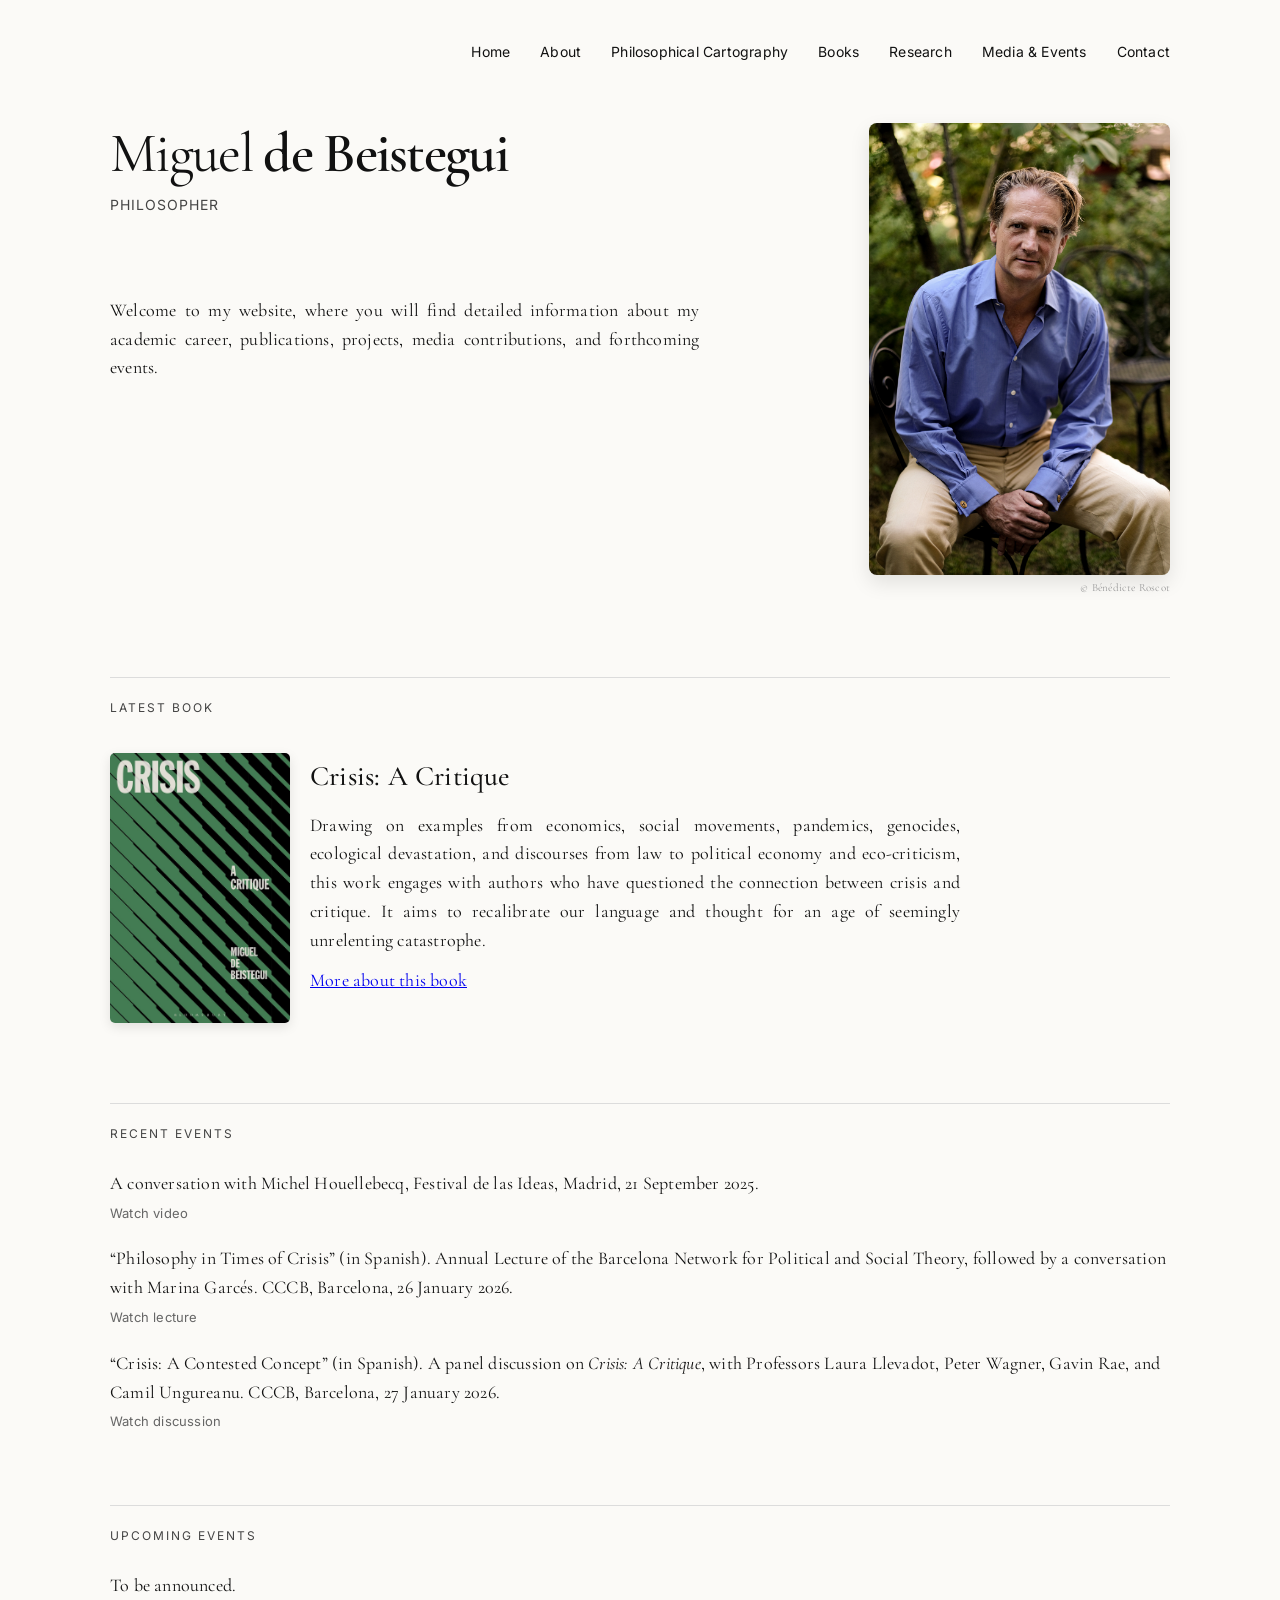
<file: index.html>
<!DOCTYPE html>
<html lang="en">
<head>
<meta charset="UTF-8">
<meta name="viewport" content="width=device-width, initial-scale=1.0">
<title>Miguel de Beistegui</title>
<link href="https://fonts.googleapis.com/css2?family=Cormorant+Garamond:wght@400;500;600&family=Inter:wght@400;500&display=swap" rel="stylesheet">
<link rel="stylesheet" href="css/style.css">
<style>
/* HERO SECTION OPTIMIZADA */
.hero {
    display: flex;
    flex-wrap: wrap;
    align-items: flex-start;
    justify-content: space-between;
    gap: 40px;
    margin-bottom: 40px;
}

.hero-text {
    flex: 1 1 55%;
    max-width: 700px;
}

.hero-text h1 {
    font-size: 56px;
    font-weight: 400;
    line-height: 1.1;
}

.hero-text h1 span {
    font-weight: 600;
}

.hero-subtitle {
    font-family: 'Inter', sans-serif;
    font-size: 14px;
    color: #444444;
    letter-spacing: 1px;
    margin-top: 5px;
}

.hero-welcome {
    font-size: 18px;
    margin-top: 80px;
    text-align: justify;
    line-height: 1.6;
}

/* Imagen hero limpia */
.hero-image {
    flex: 1 1 40%;
    display: flex;
    justify-content: flex-end;
}

.hero-image img {
    max-width: 100%;
    height: auto;
    border-radius: 8px;
    box-shadow: 0 8px 20px rgba(0,0,0,0.1);
    object-fit: cover;
}

/* Latest book */
.latest-book {
    margin-top: 50px;
}

.latest-book hr {
    border: none;
    border-top: 1px solid #dcdcdc;
    margin: 20px 0;
}

.book-item {
    display: flex;
    gap: 20px;
    align-items: flex-start;
    flex-wrap: wrap;
}

.book-cover {
    width: 180px;
    flex-shrink: 0;
    border-radius: 5px;
    object-fit: cover;
    box-shadow: 0 4px 12px rgba(0,0,0,0.1);
    transition: transform 0.2s;
}

.book-cover:hover {
    transform: scale(1.03);
}

.book-text {
    flex: 1 1 auto;
    font-size: 18px;
    line-height: 1.7;
    text-align: justify;
    color: #111;
}

.book-text h2 {
    font-size: 28px;
    margin-bottom: 10px;
}

/* UPCOMING EVENTS */
.upcoming-events {
    margin-top: 40px;
}

.upcoming-events hr {
    border: none;
    border-top: 1px solid #dcdcdc;
    margin: 20px 0;
}

.upcoming-events ul {
    list-style: none;
    padding-left: 0;
}

.upcoming-events li {
    font-size: 18px;
    margin-bottom: 5px;
}

/* RESPONSIVE */
@media (max-width: 900px) {
    .hero {
        flex-direction: column;
        align-items: center;
        text-align: center;
    }

    .hero-text {
        max-width: 100%;
    }

    .hero-image {
        justify-content: center;
    }

    .book-item {
        flex-direction: column;
        align-items: center;
        text-align: center;
    }

    .book-text {
        text-align: center;
    }
}
</style>
</head>
<body>

<!-- MENU SUPERIOR EXACTO -->
<header>
<nav>
    <div class="menu-toggle" onclick="toggleMenu()">☰</div>

    <a href="index.html">Home</a>

    <div class="dropdown">
        <a href="#">About</a>
        <div class="dropdown-content">
            <a href="about.html#about-me">About me</a>
            <a href="about.html#autobiography">A Brief Philosophical Autobiography</a>
        </div>
    </div>

    <a href="itinerary.html">Philosophical Cartography</a>
    <a href="books.html">Books</a>

    <div class="dropdown">
        <a href="research.html">Research</a>
        <div class="dropdown-content">
            <a href="research.html#invited-papers">Invited Papers & Lectures</a>
            <a href="research.html#organization">Organization of Conferences</a>
            <a href="research.html#book-chapters">Book Chapters</a>
            <a href="research.html#articles">Articles in Academic Journals</a>
            <a href="research.html#translations">Translations</a>
        </div>
    </div>

    <a href="media.html">Media & Events</a>
    <a href="contact.html">Contact</a>
</nav>
</header>

<!-- HERO SIMPLIFICADO -->
<section class="hero">
    <div class="hero-text">
        <h1>Miguel <span>de Beistegui</span></h1>
        <p class="hero-subtitle">Philosopher</p>
        <p class="hero-welcome">
            Welcome to my website, where you will find detailed information about my academic career, publications, projects, media contributions, and forthcoming events.
        </p>
    </div>
    <div class="hero-image">
        <img src="images/autobiography.jpg" alt="Miguel de Beistegui">
        <p class="photo-credit"> © Bénédicte Roscot</p>
    </div>
</section>


<!-- LATEST BOOK -->
<section class="home-section latest-book">
    <hr>
    <p class="section-title">LATEST BOOK</p>
    <div class="book-item">
        <img src="images/crisis_cover.jpg" alt="Crisis: A Critique" class="book-cover">
        <div class="book-text">
            <h2>Crisis: A Critique</h2>
            <p>Drawing on examples from economics, social movements, pandemics, genocides, ecological devastation, and discourses from law to political economy and eco-criticism, this work engages with authors who have questioned the connection between crisis and critique. It aims to recalibrate our language and thought for an age of seemingly unrelenting catastrophe.</p>
            <a href="books.html#crisis-book">More about this book</a>
        </div>
    </div>
</section>

<!-- RECENT EVENTS -->
<section class="home-section upcoming-events">
    <hr>
    <p class="section-title">RECENT EVENTS</p>

    <div class="events-list">

        <p>
            A conversation with Michel Houellebecq, Festival de las Ideas, Madrid, 21 September 2025.<br>
            <a href="https://www.youtube.com/watch?v=QoNbp21p0Gw" target="_blank">Watch video</a>
        </p>

        <p>
            “Philosophy in Times of Crisis” (in Spanish). Annual Lecture of the Barcelona Network for Political and Social Theory, followed by a conversation with Marina Garcés. CCCB, Barcelona, 26 January 2026.<br>
            <a href="https://www.cccb.org/es/w/videos/la-filosofia-en-tiempos-de-crisis" target="_blank">Watch lecture</a>
        </p>

        <p>
            “Crisis: A Contested Concept” (in Spanish). A panel discussion on <em>Crisis: A Critique</em>, with Professors Laura Llevadot, Peter Wagner, Gavin Rae, and Camil Ungureanu. CCCB, Barcelona, 27 January 2026.<br>
            <a href="https://www.cccb.org/es/w/videos/crisis-un-concepto-en-disputa" target="_blank">Watch discussion</a>
        </p>

    </div>
</section>

<section class="home-section upcoming-events">
    <hr>
    <p class="section-title">UPCOMING EVENTS</p>

    <div class="events-list">
        <p>To be announced.</p>
    </div>
</section>

<script>
function toggleMenu() {
    document.querySelector("nav").classList.toggle("open");
}

// dropdowns en móvil
document.querySelectorAll(".dropdown > a").forEach(item => {
    item.addEventListener("click", function(e) {

        if (window.innerWidth <= 900) {
            e.preventDefault();
            this.parentElement.classList.toggle("open");
        }

    });
});
</script>

</body>
</html>
</file>
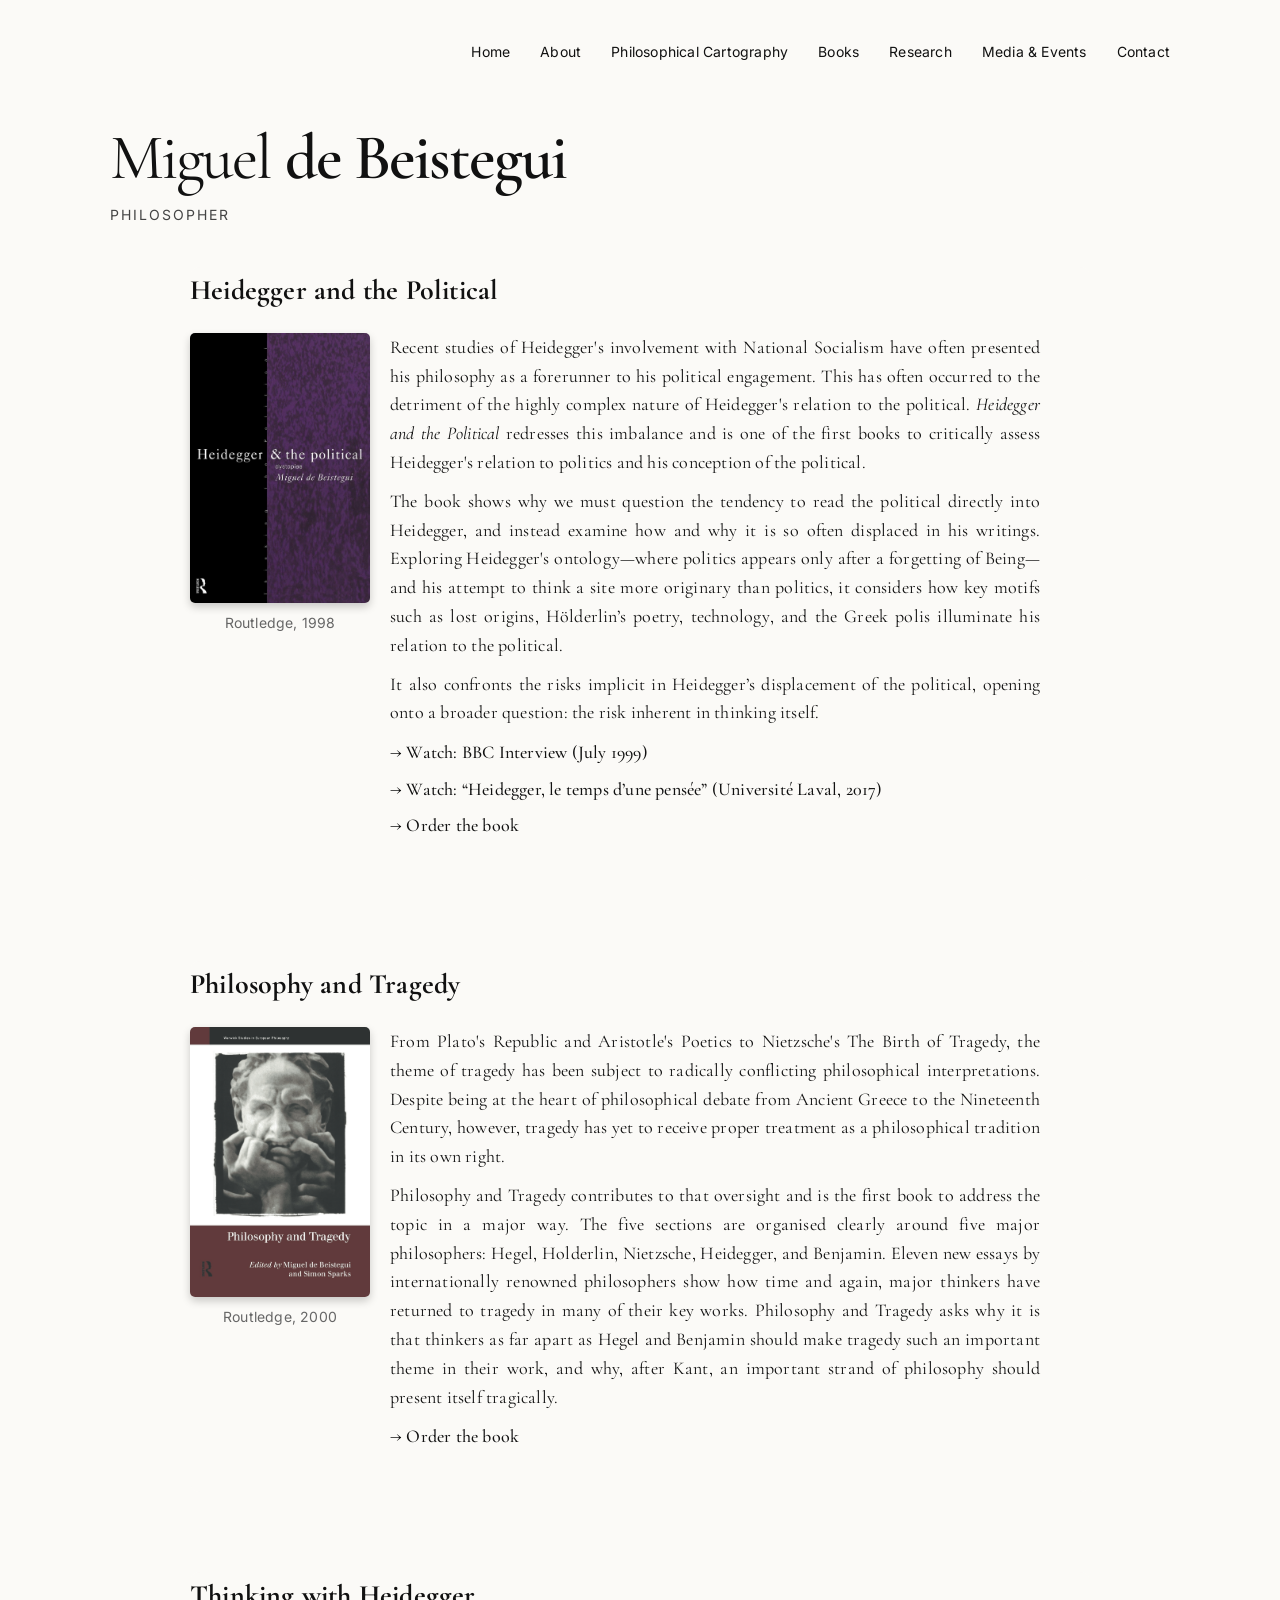
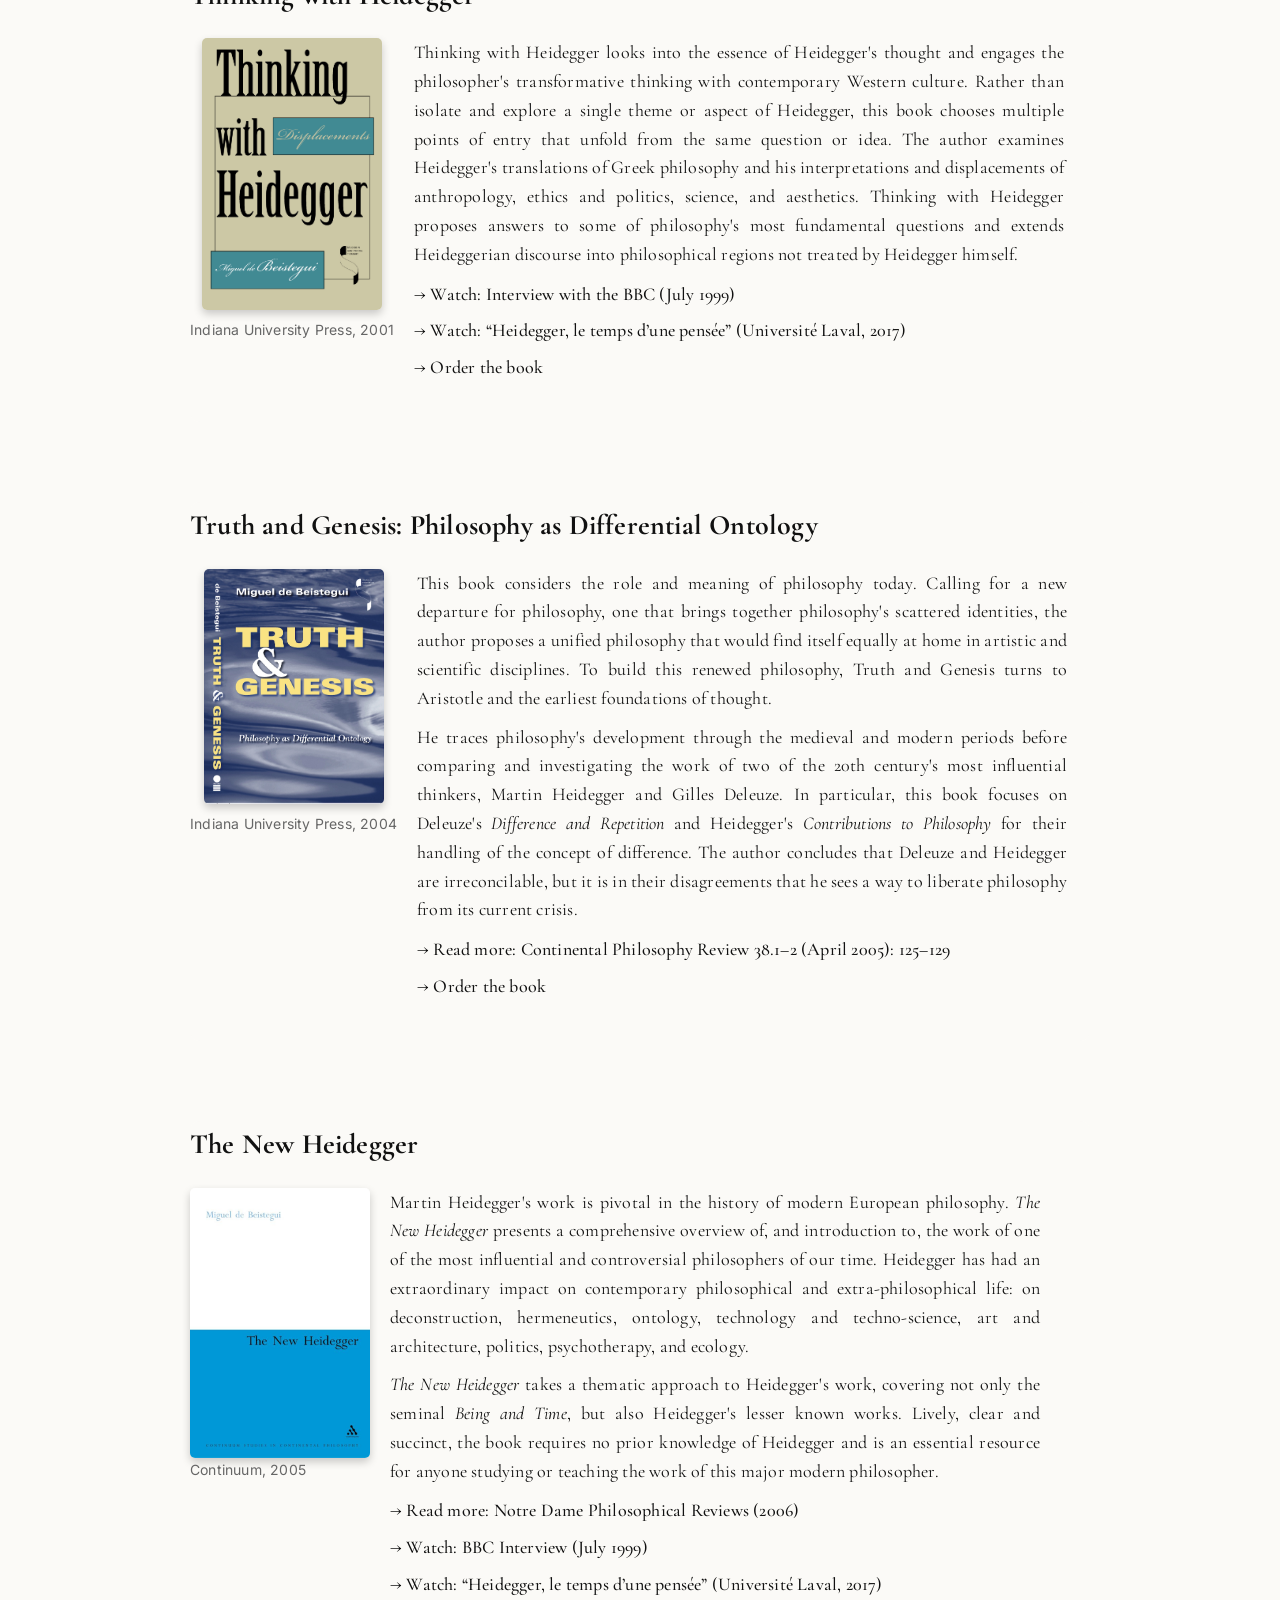
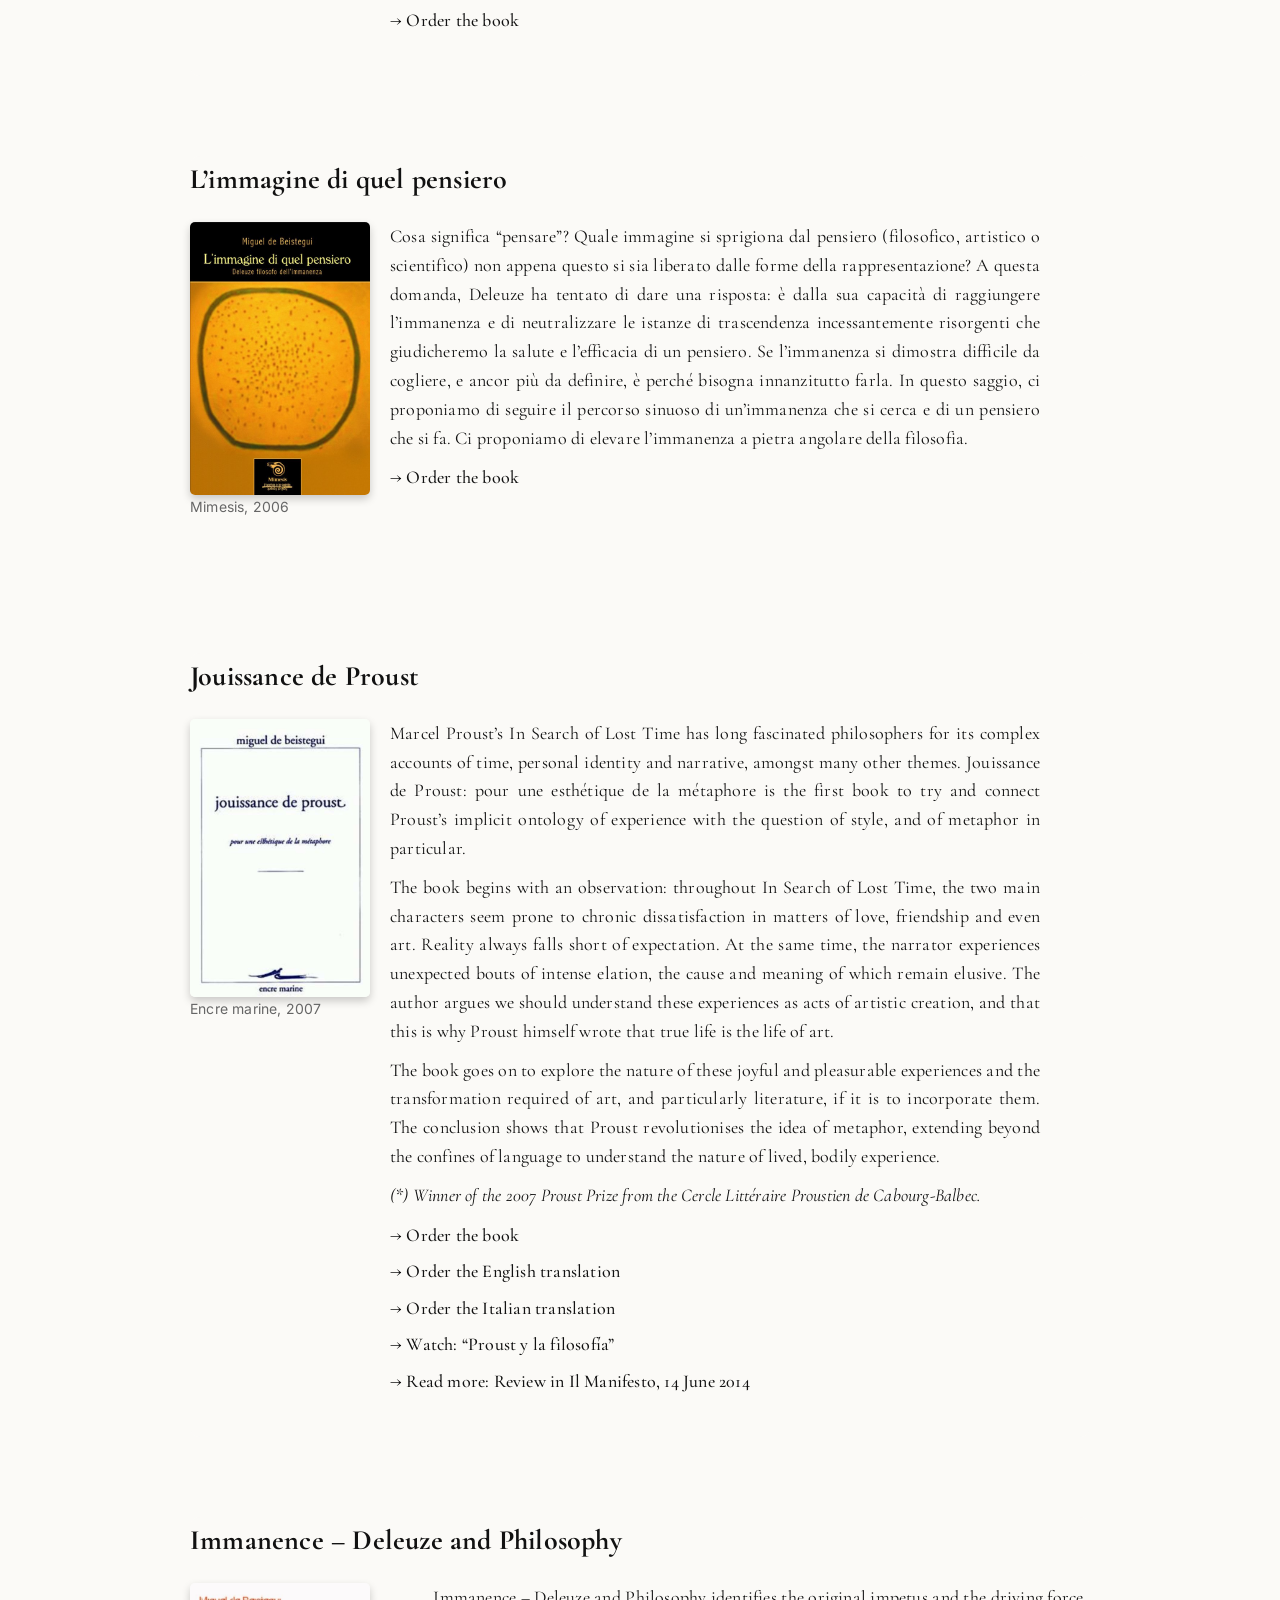
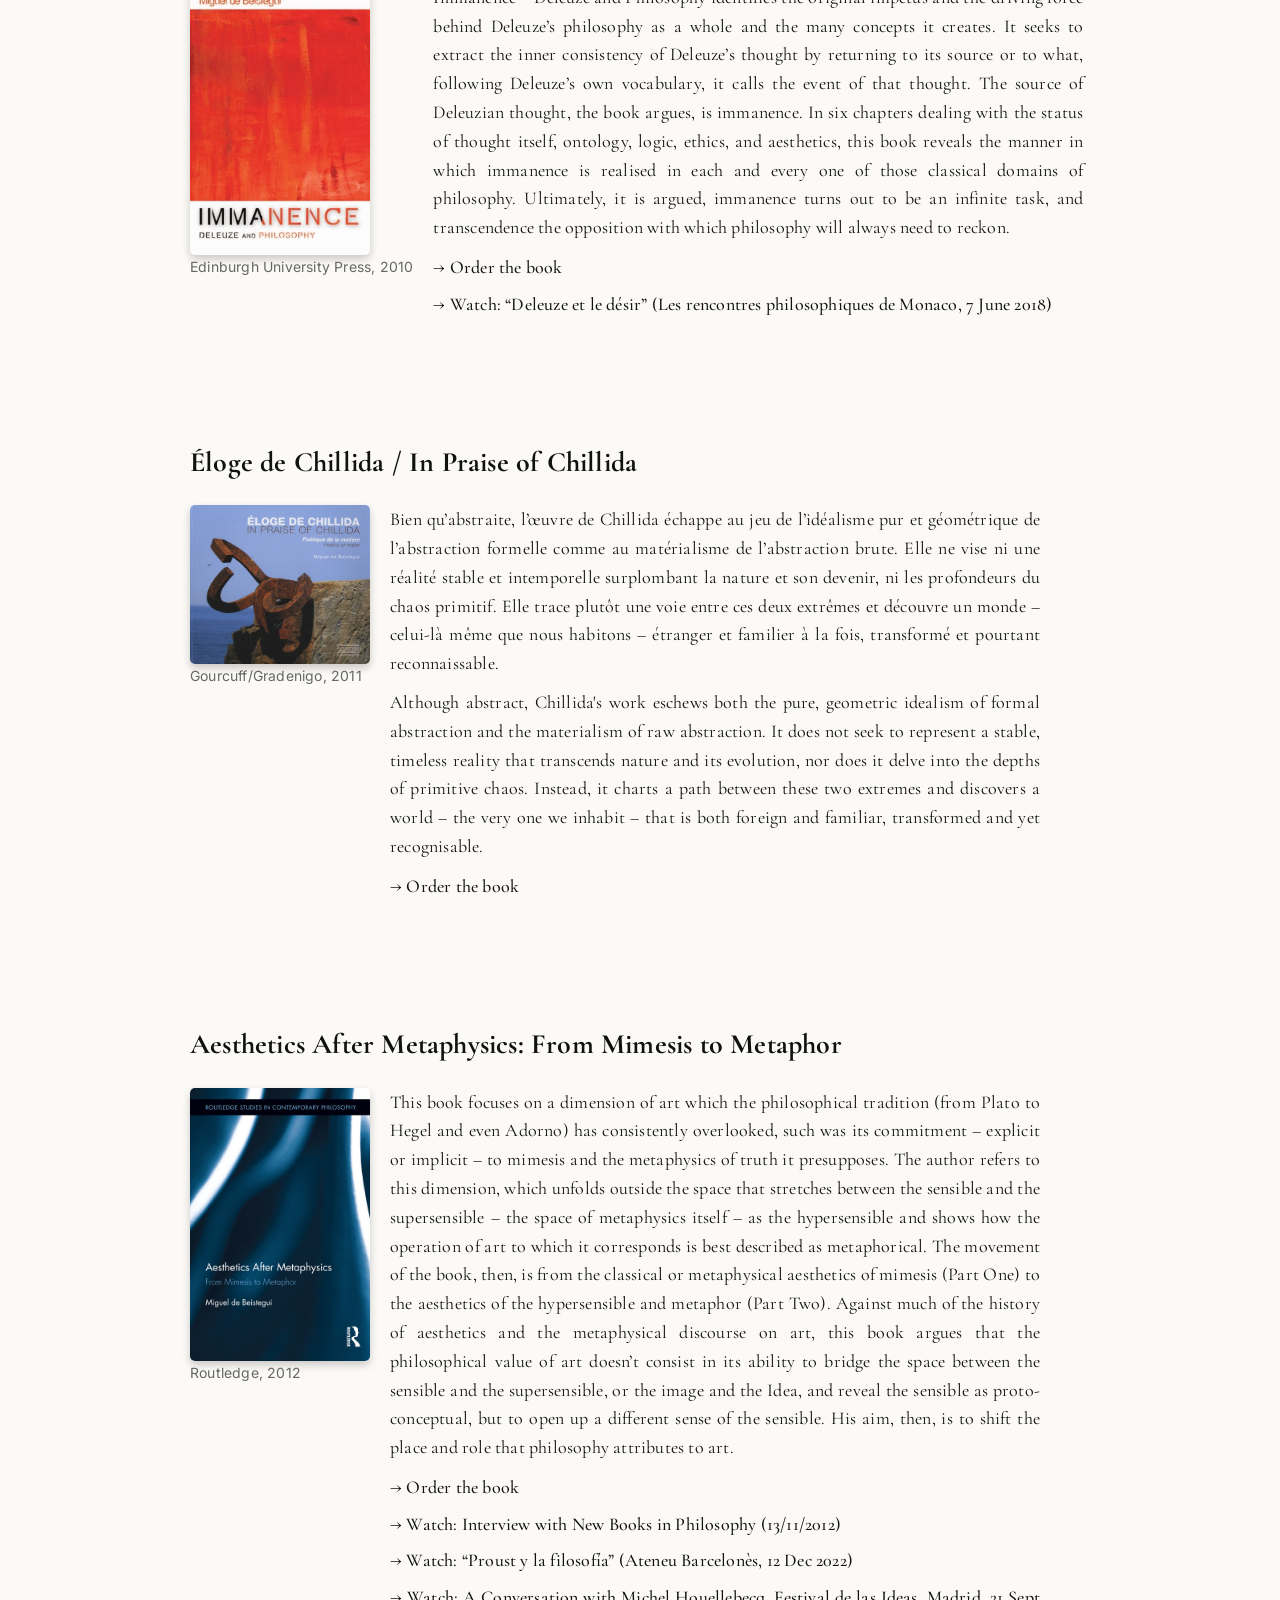
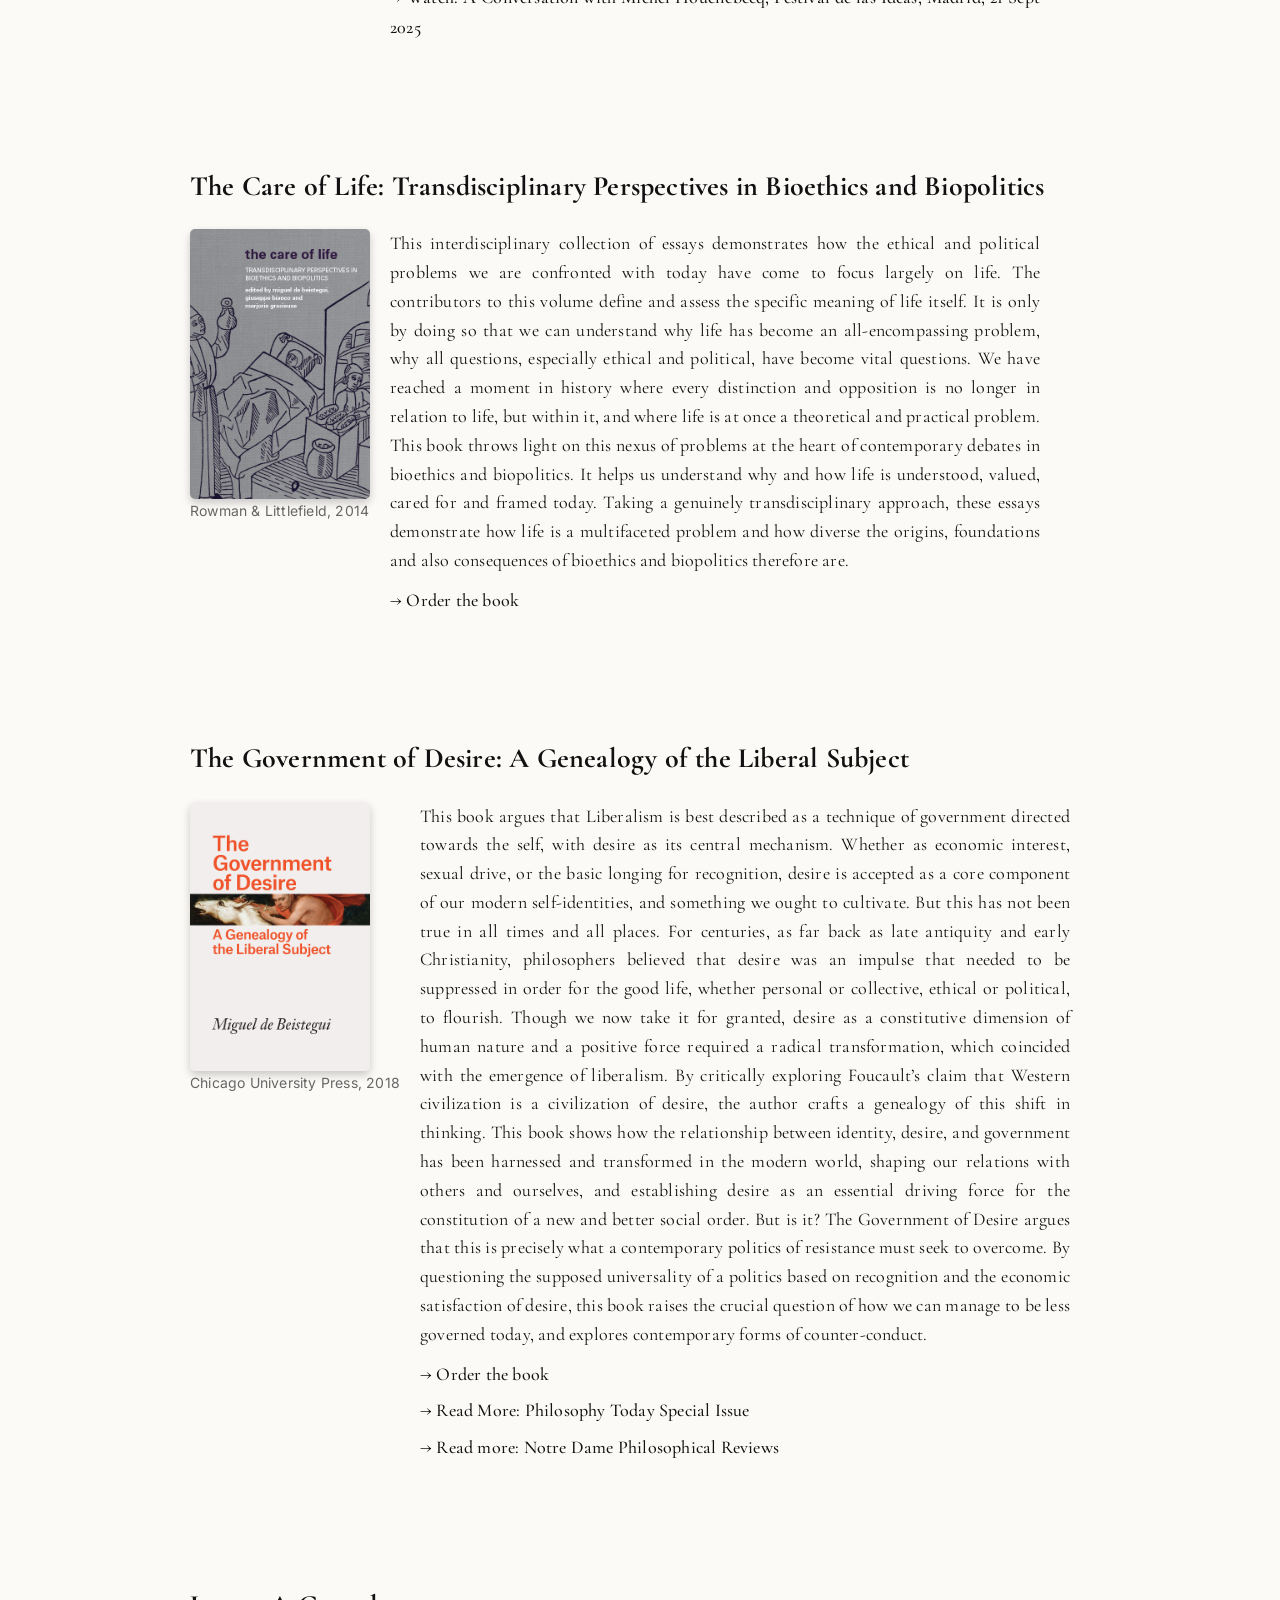
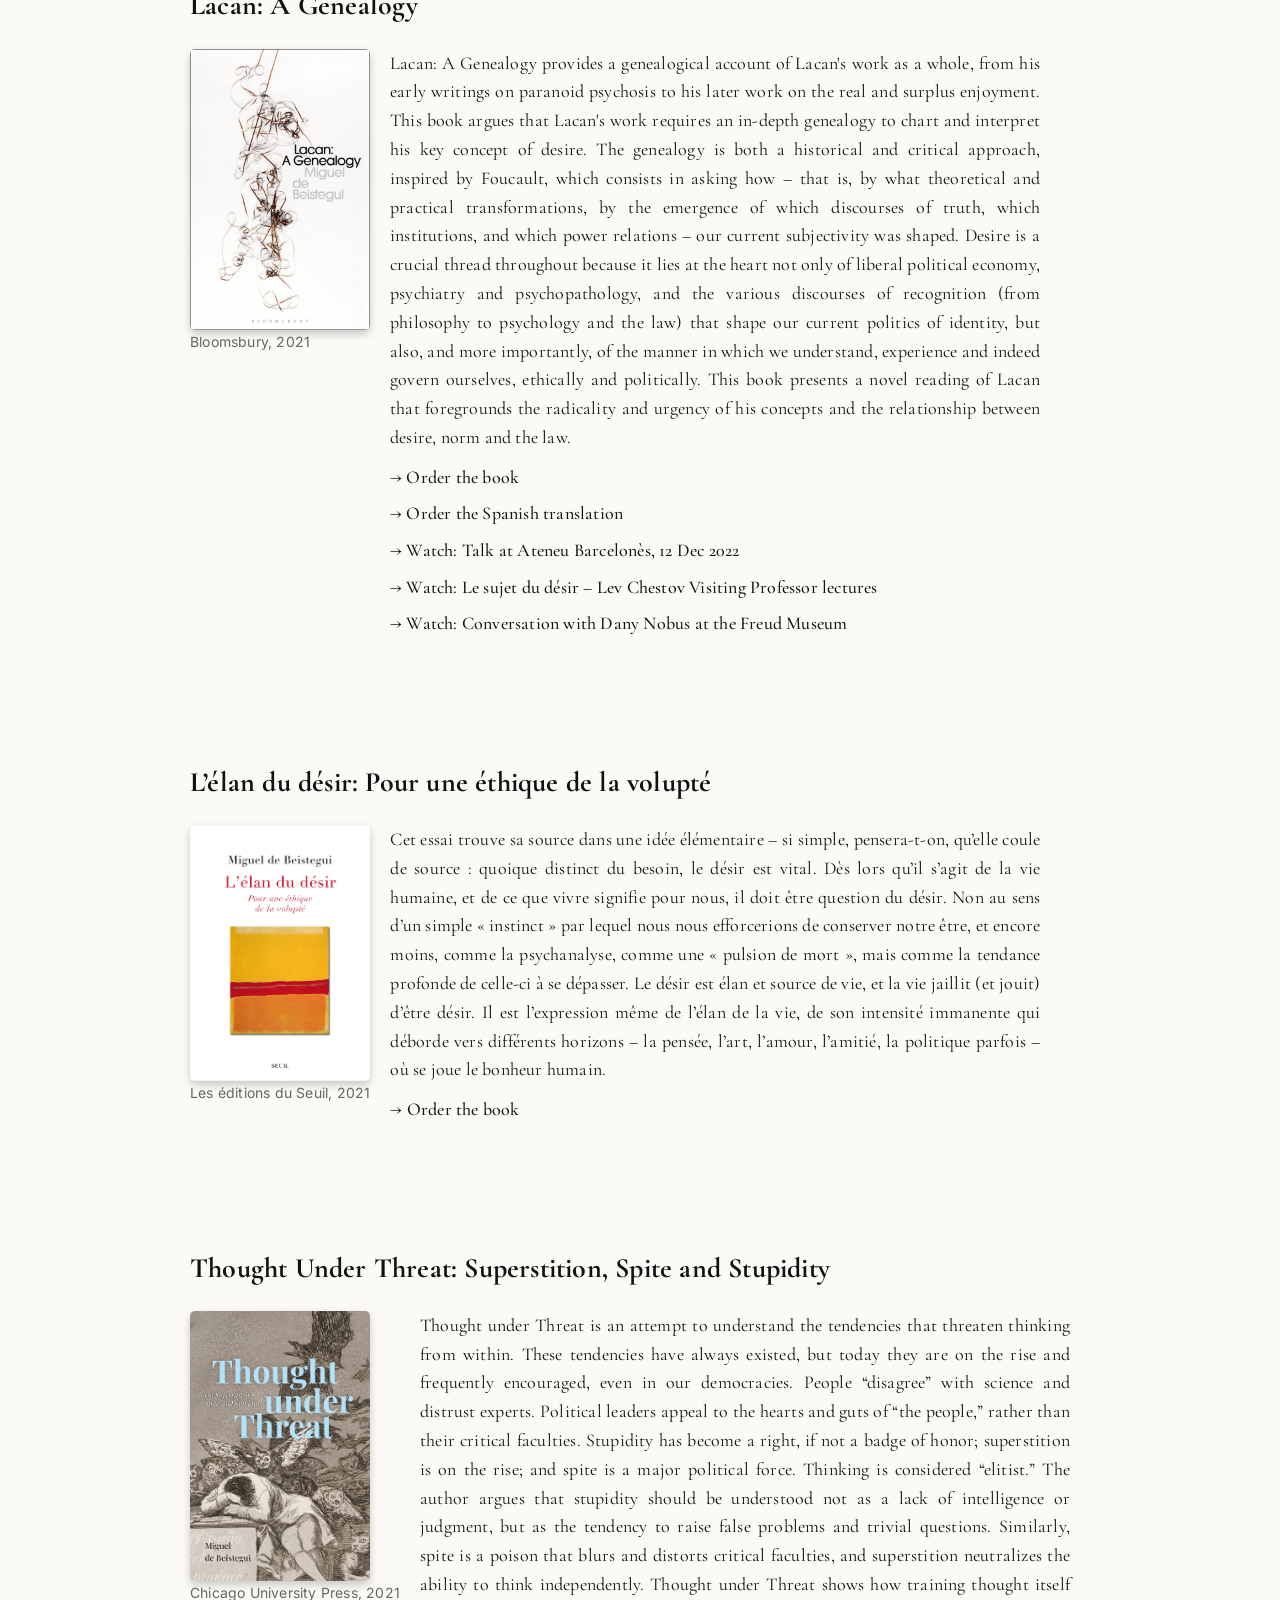
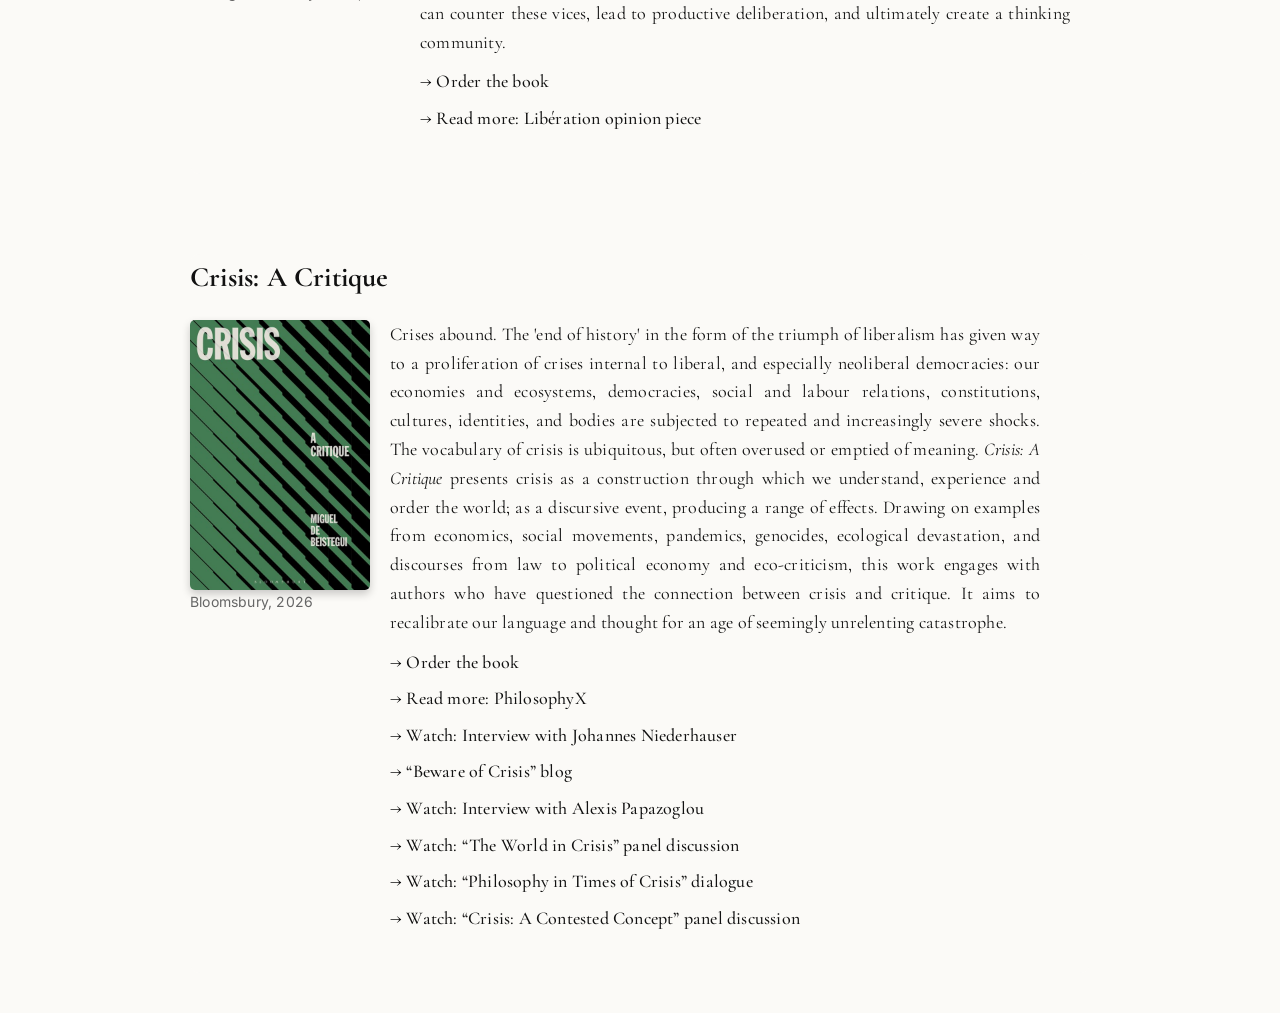
<file: books.html>
<!DOCTYPE html>
<html lang="en">
<head>
<meta charset="UTF-8">
<meta name="viewport" content="width=device-width, initial-scale=1.0">

<title>Books — Miguel de Beistegui</title>

<link href="https://fonts.googleapis.com/css2?family=Cormorant+Garamond:wght@400;500;600&family=Inter:wght@400;500&display=swap" rel="stylesheet">
<link rel="stylesheet" href="css/style.css">


</head>

<body>

<header>
<header>
    <nav>
        <div class="menu-toggle" onclick="toggleMenu()">☰</div>

        <a href="index.html">Home</a>

        <div class="dropdown">
            <a href="#">About</a>
            <div class="dropdown-content">
                <a href="about.html#about-me">About me</a>
                <a href="about.html#autobiography">A Brief Philosophical Autobiography</a>
            </div>
        </div>

        <a href="itinerary.html">Philosophical Cartography</a>
        <a href="books.html">Books</a>

        <div class="dropdown">
            <a href="research.html">Research</a>
            <div class="dropdown-content">
                <a href="research.html#invited-papers">Invited Papers & Lectures</a>
                <a href="research.html#organization">Organization of Conferences</a>
                <a href="research.html#book-chapters">Book Chapters</a>
                <a href="research.html#articles">Articles in Academic Journals</a>
                <a href="research.html#translations">Translations</a>
            </div>
        </div>

        <a href="media.html">Media & Events</a>
        <a href="contact.html">Contact</a>
    </nav>
</header>
</header>

<main>

<section class="hero">
    <div class="hero-text">
        <h1>Miguel <span>de Beistegui</span></h1>
        <p class="hero-subtitle">Philosopher</p>
    </div>
</section>

<section class="books">

<div class="book" id="heidegger-political">
  <h2>Heidegger and the Political</h2>
  <div class="book-content">
    <div class="book-cover-container">
      <img class="book-cover" src="images/books/heidegger-political1.jpg" alt="Heidegger and the Political">
      <div class="meta">Routledge, 1998</div>
    </div>
    <div class="book-text">
      <p>
        Recent studies of Heidegger's involvement with National Socialism have often presented his philosophy as a forerunner to his political engagement. This has often occurred to the detriment of the highly complex nature of Heidegger's relation to the political. <em>Heidegger and the Political</em> redresses this imbalance and is one of the first books to critically assess Heidegger's relation to politics and his conception of the political.
      </p>
      <p>
        The book shows why we must question the tendency to read the political directly into Heidegger, and instead examine how and why it is so often displaced in his writings. Exploring Heidegger's ontology—where politics appears only after a forgetting of Being—and his attempt to think a site more originary than politics, it considers how key motifs such as lost origins, Hölderlin’s poetry, technology, and the Greek polis illuminate his relation to the political.
      </p>
      <p>
        It also confronts the risks implicit in Heidegger’s displacement of the political, opening onto a broader question: the risk inherent in thinking itself.
      </p>
      <div class="links">
        <a href="http://www.youtube.com/watch?v=PShflHFKzLk&feature=relmfu" target="_blank">
          Watch: BBC Interview (July 1999)
        </a>
        <a href="https://www.youtube.com/watch?v=DgLPZP_L7OA&index=13&list=PLugB1MS_MqD5cQqkYR7_DILUjXRojz4JV" target="_blank">
          Watch: “Heidegger, le temps d’une pensée” (Université Laval, 2017)
        </a>
        <a class="order" href="https://www.routledge.com/Heidegger-and-the-Political/deBeistegui/p/book/9780415130646" target="_blank">
          Order the book
        </a>
      </div>
    </div>
  </div>
</div>


<div class="book">
  <h2>Philosophy and Tragedy</h2>
  <div class="book-content">
    <div class="book-cover-container">
      <img class="book-cover" src="images/books/philosophy-tragedy.jpg" alt="Philosophy and Tragedy">
      <div class="meta">Routledge, 2000</div>
    </div>
    <div class="book-text">
      <p>
        From Plato's Republic and Aristotle's Poetics to Nietzsche's The Birth of Tragedy, the theme of tragedy has been subject to radically conflicting philosophical interpretations. Despite being at the heart of philosophical debate from Ancient Greece to the Nineteenth Century, however, tragedy has yet to receive proper treatment as a philosophical tradition in its own right.
      </p>
      <p>
        Philosophy and Tragedy contributes to that oversight and is the first book to address the topic in a major way. The five sections are organised clearly around five major philosophers: Hegel, Holderlin, Nietzsche, Heidegger, and Benjamin. Eleven new essays by internationally renowned philosophers show how time and again, major thinkers have returned to tragedy in many of their key works. Philosophy and Tragedy asks why it is that thinkers as far apart as Hegel and Benjamin should make tragedy such an important theme in their work, and why, after Kant, an important strand of philosophy should present itself tragically.
      </p>
      <div class="links">
        <a href="https://www.routledge.com/Philosophy-and-Tragedy/Sparks-deBeistegui/p/book/9780415191425" target="_blank">Order the book</a>
      </div>
    </div>
  </div>
</div>


<div class="book" id="thinking-heidegger">
  <h2>Thinking with Heidegger</h2>
  <div class="book-content">
    <div class="book-cover-container">
      <img class="book-cover" src="images/books/thinking-heidegger.jpg" alt="Thinking with Heidegger">
      <div class="meta">Indiana University Press, 2001</div>
    </div>
    <div class="book-text">
      <p>
        Thinking with Heidegger looks into the essence of Heidegger's thought and engages the philosopher's transformative thinking with contemporary Western culture. Rather than isolate and explore a single theme or aspect of Heidegger, this book chooses multiple points of entry that unfold from the same question or idea. The author examines Heidegger's translations of Greek philosophy and his interpretations and displacements of anthropology, ethics and politics, science, and aesthetics. Thinking with Heidegger proposes answers to some of philosophy's most fundamental questions and extends Heideggerian discourse into philosophical regions not treated by Heidegger himself.
      </p>
      <div class="links">
        <a href="http://www.youtube.com/watch?v=PShflHFKzLk&feature=relmfu" target="_blank">
          Watch: Interview with the BBC (July 1999)
        </a>
        <a href="https://www.youtube.com/watch?v=DgLPZP_L7OA&index=13&list=PLugB1MS_MqD5cQqkYR7_DILUjXRojz4JV" target="_blank">
          Watch: “Heidegger, le temps d’une pensée” (Université Laval, 2017)
        </a>
        <a href="https://iupress.org/9780253215963/thinking-with-heidegger/" target="_blank">
          Order the book
        </a>
      </div>
    </div>
  </div>
</div>


<div class="book" id="truth-genesis">
  <h2>Truth and Genesis: Philosophy as Differential Ontology</h2>
  <div class="book-content">
    <div class="book-cover-container">
      <img class="book-cover" src="images/books/truth-genesis.jpg" alt="Truth and Genesis">
      <div class="meta">Indiana University Press, 2004</div>
    </div>
    <div class="book-text">
      <p>
        This book considers the role and meaning of philosophy today. Calling for a new departure for philosophy, one that brings together philosophy's scattered identities, the author proposes a unified philosophy that would find itself equally at home in artistic and scientific disciplines. To build this renewed philosophy, Truth and Genesis turns to Aristotle and the earliest foundations of thought.
      </p>
      <p>
        He traces philosophy's development through the medieval and modern periods before comparing and investigating the work of two of the 20th century's most influential thinkers, Martin Heidegger and Gilles Deleuze. In particular, this book focuses on Deleuze's <em>Difference and Repetition</em> and Heidegger's <em>Contributions to Philosophy</em> for their handling of the concept of difference. The author concludes that Deleuze and Heidegger are irreconcilable, but it is in their disagreements that he sees a way to liberate philosophy from its current crisis.
      </p>
      <div class="links">
        <a href="#" target="_blank">
          Read more: Continental Philosophy Review 38.1–2 (April 2005): 125–129
        </a>
        <a href="https://iupress.org/9780253216717/truth-and-genesis/" target="_blank">
          Order the book 
        </a>
      </div>
    </div>
  </div>
</div>


<div class="book">
  <h2>The New Heidegger</h2>

  <div class="book-content">

    <!-- COLUMNA IZQUIERDA (imagen + meta) -->
    <div class="book-left">
      <img class="book-cover" src="images/books/new-heidegger.jpg" alt="The New Heidegger">
      <div class="meta">Continuum, 2005</div>
    </div>

    <!-- COLUMNA DERECHA (texto + links) -->
    <div class="book-text">

      <p>
      Martin Heidegger's work is pivotal in the history of modern European philosophy. <em>The New Heidegger</em> presents a comprehensive overview of, and introduction to, the work of one of the most influential and controversial philosophers of our time. Heidegger has had an extraordinary impact on contemporary philosophical and extra-philosophical life: on deconstruction, hermeneutics, ontology, technology and techno-science, art and architecture, politics, psychotherapy, and ecology.
      </p>

      <p>
      <em>The New Heidegger</em> takes a thematic approach to Heidegger's work, covering not only the seminal <em>Being and Time</em>, but also Heidegger's lesser known works. Lively, clear and succinct, the book requires no prior knowledge of Heidegger and is an essential resource for anyone studying or teaching the work of this major modern philosopher.
      </p>

      <div class="links">
        <a href="http://ndpr.nd.edu/news/25111-the-new-heidegger/" target="_blank">
        Read more: Notre Dame Philosophical Reviews (2006)
        </a>

        <a href="http://www.youtube.com/watch?v=PShflHFKzLk&feature=relmfu" target="_blank">
        Watch: BBC Interview (July 1999)
        </a>

        <a href="https://www.youtube.com/watch?v=DgLPZP_L7OA&index=13&list=PLugB1MS_MqD5cQqkYR7_DILUjXRojz4JV" target="_blank">
        Watch: “Heidegger, le temps d’une pensée” (Université Laval, 2017)
        </a>

        <a href="https://www.bloomsbury.com/uk/new-heidegger-9780826470614/" target="_blank">
        Order the book
        </a>
      </div>

    </div>
  </div>
</div>


<div class="book">
  <h2>L’immagine di quel pensiero</h2>

  <div class="book-content">

    <!-- COLUMNA IZQUIERDA (imagen + meta) -->
    <div class="book-left">
      <img class="book-cover" src="images/books/immagine-pensiero.jpg" alt="L’immagine di quel pensiero">
      <div class="meta">Mimesis, 2006</div>
    </div>

    <!-- COLUMNA DERECHA (texto + links) -->
    <div class="book-text">

      <p>
      Cosa significa “pensare”? Quale immagine si sprigiona dal pensiero (filosofico, artistico o scientifico) non appena questo si sia liberato dalle forme della rappresentazione? A questa domanda, Deleuze ha tentato di dare una risposta: è dalla sua capacità di raggiungere l’immanenza e di neutralizzare le istanze di trascendenza incessantemente risorgenti che giudicheremo la salute e l’efficacia di un pensiero. Se l’immanenza si dimostra difficile da cogliere, e ancor più da definire, è perché bisogna innanzitutto farla. In questo saggio, ci proponiamo di seguire il percorso sinuoso di un’immanenza che si cerca e di un pensiero che si fa. Ci proponiamo di elevare l’immanenza a pietra angolare della filosofia.
      </p>

      <div class="links">
        <a href="https://www.mimesisedizioni.it/libro/9788884833068" target="_blank">
        Order the book 
        </a>
      </div>

    </div>
  </div>
</div>


<div class="book" id=Proust>
  <h2>Jouissance de Proust</h2>

  <div class="book-content">

    <!-- COLUMNA IZQUIERDA (imagen + meta) -->
    <div class="book-left">
      <img class="book-cover" src="images/books/proust-metaphor.jpg" alt="Jouissance de Proust">
      <div class="meta">Encre marine, 2007</div>
    </div>

    <!-- COLUMNA DERECHA (texto + links) -->
    <div class="book-text">

      <p>
      Marcel Proust’s In Search of Lost Time has long fascinated philosophers for its complex accounts of time, personal identity and narrative, amongst many other themes. Jouissance de Proust: pour une esthétique de la métaphore is the first book to try and connect Proust’s implicit ontology of experience with the question of style, and of metaphor in particular.
      </p>

      <p>
      The book begins with an observation: throughout In Search of Lost Time, the two main characters seem prone to chronic dissatisfaction in matters of love, friendship and even art. Reality always falls short of expectation. At the same time, the narrator experiences unexpected bouts of intense elation, the cause and meaning of which remain elusive. The author argues we should understand these experiences as acts of artistic creation, and that this is why Proust himself wrote that true life is the life of art.
      </p>

      <p>
      The book goes on to explore the nature of these joyful and pleasurable experiences and the transformation required of art, and particularly literature, if it is to incorporate them. The conclusion shows that Proust revolutionises the idea of metaphor, extending beyond the confines of language to understand the nature of lived, bodily experience.
      </p>

      <p><em>(*) Winner of the 2007 Proust Prize from the Cercle Littéraire Proustien de Cabourg-Balbec.</em></p>

      <div class="links">
        <a href="https://www.lesbelleslettres.com/livre/9782841864003/jouissance-de-proust" target="_blank">
        Order the book
        </a>
        <a href="https://www.routledge.com/Proust-as-Philosopher-The-Art-of-Metaphor/Beistegui/p/book/9780415584326" target="_blank">
        Order the English translation
        </a>
        <a href="https://www.edizioniets.com/scheda.asp?n=9788846736369" target="_blank">
        Order the Italian translation
        </a>
        <a href="https://www.youtube.com/watch?v=3Gk14tRDj3w" target="_blank">
        Watch: “Proust y la filosofía”
        </a>
        <a href="http://www.edizioniets.it/Recensioni/File_Recensioni/Beistegui-Proust-ETS_manifesto_14-6-2014.pdf" target="_blank">
        Read more: Review in Il Manifesto, 14 June 2014
        </a>
      </div>

    </div>
  </div>
</div>


<div class="book" id="deleuze-immanence">
  <h2>Immanence – Deleuze and Philosophy</h2>

  <div class="book-content">

    <div class="book-left">
      <img class="book-cover" src="images/books/deleuze-immanence.jpg" alt="Immanence – Deleuze and Philosophy">
      <div class="meta">Edinburgh University Press, 2010</div>
    </div>

    <div class="book-text">
      <p>
      Immanence – Deleuze and Philosophy identifies the original impetus and the driving force behind Deleuze’s philosophy as a whole and the many concepts it creates. It seeks to extract the inner consistency of Deleuze’s thought by returning to its source or to what, following Deleuze’s own vocabulary, it calls the event of that thought. The source of Deleuzian thought, the book argues, is immanence. In six chapters dealing with the status of thought itself, ontology, logic, ethics, and aesthetics, this book reveals the manner in which immanence is realised in each and every one of those classical domains of philosophy. Ultimately, it is argued, immanence turns out to be an infinite task, and transcendence the opposition with which philosophy will always need to reckon.
      </p>

      <div class="links">
        <a href="https://edinburghuniversitypress.com/book-immanence-deleuze-and-philosophy.html" target="_blank">
        Order the book 
        </a>
        <a href="https://philomonaco.com/intervenant/miguel-de-beistegui/" target="_blank">
        Watch: “Deleuze et le désir” (Les rencontres philosophiques de Monaco, 7 June 2018)
        </a>
      </div>
    </div>
  </div>
</div>


<div class="book" id=Chillida>
  <h2>Éloge de Chillida / In Praise of Chillida</h2>

  <div class="book-content">

    <div class="book-left">
      <img class="book-cover" src="images/books/chillida.jpg" alt="Éloge de Chillida / In Praise of Chillida">
      <div class="meta">Gourcuff/Gradenigo, 2011</div>
    </div>

    <div class="book-text">
      <p>
      Bien qu’abstraite, l’œuvre de Chillida échappe au jeu de l’idéalisme pur et géométrique de l’abstraction formelle comme au matérialisme de l’abstraction brute. Elle ne vise ni une réalité stable et intemporelle surplombant la nature et son devenir, ni les profondeurs du chaos primitif. Elle trace plutôt une voie entre ces deux extrêmes et découvre un monde – celui-là même que nous habitons – étranger et familier à la fois, transformé et pourtant reconnaissable.
      </p>
      <p>
      Although abstract, Chillida's work eschews both the pure, geometric idealism of formal abstraction and the materialism of raw abstraction. It does not seek to represent a stable, timeless reality that transcends nature and its evolution, nor does it delve into the depths of primitive chaos. Instead, it charts a path between these two extremes and discovers a world – the very one we inhabit – that is both foreign and familiar, transformed and yet recognisable.
      </p>

      <div class="links">
        <a href="https://www.gourcuff-gradenigo.com/chillida.html" target="_blank">
        Order the book
        </a>
      </div>
    </div>
  </div>
</div>


<div class="book" id=Aesthetics>
  <h2>Aesthetics After Metaphysics: From Mimesis to Metaphor</h2>

  <div class="book-content">

    <div class="book-left">
      <img class="book-cover" src="images/books/aesthetics-metaphor.jpg" alt="Aesthetics After Metaphysics">
      <div class="meta">Routledge, 2012</div>
    </div>

    <div class="book-text">
      <p>
      This book focuses on a dimension of art which the philosophical tradition (from Plato to Hegel and even Adorno) has consistently overlooked, such was its commitment – explicit or implicit – to mimesis and the metaphysics of truth it presupposes. The author refers to this dimension, which unfolds outside the space that stretches between the sensible and the supersensible – the space of metaphysics itself – as the hypersensible and shows how the operation of art to which it corresponds is best described as metaphorical. The movement of the book, then, is from the classical or metaphysical aesthetics of mimesis (Part One) to the aesthetics of the hypersensible and metaphor (Part Two). Against much of the history of aesthetics and the metaphysical discourse on art, this book argues that the philosophical value of art doesn’t consist in its ability to bridge the space between the sensible and the supersensible, or the image and the Idea, and reveal the sensible as proto-conceptual, but to open up a different sense of the sensible. His aim, then, is to shift the place and role that philosophy attributes to art.
      </p>

      <div class="links">
        <a href="https://www.routledge.com/Aesthetics-After-Metaphysics-From-Mimesis-to-Metaphor/Beistegui/p/book/9781138921467" target="_blank">
        Order the book
        </a>
        <a href="http://newbooksinphilosophy.com/2012/11/13/miguel-de-beistegui-aesthetics-after-metaphysics-from-mimesis-to-metaphor-routledge-2009/" target="_blank">
        Watch: Interview with New Books in Philosophy (13/11/2012)
        </a>
        <a href="https://www.youtube.com/watch?v=3Gk14tRDj3w" target="_blank">
        Watch: “Proust y la filosofía” (Ateneu Barcelonès, 12 Dec 2022)
        </a>
        <a href="https://www.youtube.com/watch?v=gI0D15U4tk8" target="_blank">
        Watch: A Conversation with Michel Houellebecq, Festival de las Ideas, Madrid, 21 Sept 2025
        </a>
      </div>
    </div>
  </div>
</div>


<div class="book">
  <h2>The Care of Life: Transdisciplinary Perspectives in Bioethics and Biopolitics</h2>

  <div class="book-content">

    <div class="book-left">
      <img class="book-cover" src="images/books/care-of-life.jpg" alt="The Care of Life">
      <div class="meta">Rowman & Littlefield, 2014</div>
    </div>

    <div class="book-text">
      <p>
      This interdisciplinary collection of essays demonstrates how the ethical and political problems we are confronted with today have come to focus largely on life. The contributors to this volume define and assess the specific meaning of life itself. It is only by doing so that we can understand why life has become an all-encompassing problem, why all questions, especially ethical and political, have become vital questions. We have reached a moment in history where every distinction and opposition is no longer in relation to life, but within it, and where life is at once a theoretical and practical problem. This book throws light on this nexus of problems at the heart of contemporary debates in bioethics and biopolitics. It helps us understand why and how life is understood, valued, cared for and framed today. Taking a genuinely transdisciplinary approach, these essays demonstrate how life is a multifaceted problem and how diverse the origins, foundations and also consequences of bioethics and biopolitics therefore are.
      </p>

      <div class="links">
        <a href="https://www.bloomsbury.com/us/care-of-life-9781783480395/" target="_blank">Order the book</a>
      </div>
    </div>
  </div>
</div>


<div class="book" id=Government>
  <h2>The Government of Desire: A Genealogy of the Liberal Subject</h2>

  <div class="book-content">

    <div class="book-left">
      <img class="book-cover" src="images/books/government-desire.jpg" alt="The Government of Desire">
      <div class="meta">Chicago University Press, 2018</div>
    </div>

    <div class="book-text">
      <p>
      This book argues that Liberalism is best described as a technique of government directed towards the self, with desire as its central mechanism. Whether as economic interest, sexual drive, or the basic longing for recognition, desire is accepted as a core component of our modern self-identities, and something we ought to cultivate. But this has not been true in all times and all places. For centuries, as far back as late antiquity and early Christianity, philosophers believed that desire was an impulse that needed to be suppressed in order for the good life, whether personal or collective, ethical or political, to flourish. Though we now take it for granted, desire as a constitutive dimension of human nature and a positive force required a radical transformation, which coincided with the emergence of liberalism. By critically exploring Foucault’s claim that Western civilization is a civilization of desire, the author crafts a genealogy of this shift in thinking. This book shows how the relationship between identity, desire, and government has been harnessed and transformed in the modern world, shaping our relations with others and ourselves, and establishing desire as an essential driving force for the constitution of a new and better social order. But is it? The Government of Desire argues that this is precisely what a contemporary politics of resistance must seek to overcome. By questioning the supposed universality of a politics based on recognition and the economic satisfaction of desire, this book raises the crucial question of how we can manage to be less governed today, and explores contemporary forms of counter-conduct.
      </p>

      <div class="links">
        <a href="https://press.uchicago.edu/ucp/books/book/chicago/G/bo28082499.html" target="_blank">Order the book</a>
        <a href="https://www.pdcnet.org/philtoday/content/philtoday_2021_0065_0004_0951_0970" target="_blank">Read More: Philosophy Today Special Issue</a>
        <a href="https://ndpr.nd.edu/news/the-government-of-desire-a-genealogy-of-the-liberal-subject/" target="_blank">Read more: Notre Dame Philosophical Reviews</a>
      </div>
    </div>
  </div>
</div>


<div class="book" id=Genealogy>
  <h2>Lacan: A Genealogy</h2>

  <div class="book-content">

    <div class="book-left">
      <img class="book-cover" src="images/books/lacan-genealogy.jpg" alt="Lacan: A Genealogy">
      <div class="meta">Bloomsbury, 2021</div>
    </div>

    <div class="book-text">
      <p>
      Lacan: A Genealogy provides a genealogical account of Lacan's work as a whole, from his early writings on paranoid psychosis to his later work on the real and surplus enjoyment. This book argues that Lacan's work requires an in-depth genealogy to chart and interpret his key concept of desire. The genealogy is both a historical and critical approach, inspired by Foucault, which consists in asking how – that is, by what theoretical and practical transformations, by the emergence of which discourses of truth, which institutions, and which power relations – our current subjectivity was shaped. Desire is a crucial thread throughout because it lies at the heart not only of liberal political economy, psychiatry and psychopathology, and the various discourses of recognition (from philosophy to psychology and the law) that shape our current politics of identity, but also, and more importantly, of the manner in which we understand, experience and indeed govern ourselves, ethically and politically. This book presents a novel reading of Lacan that foregrounds the radicality and urgency of his concepts and the relationship between desire, norm and the law.
      </p>

      <div class="links">
        <a href="https://www.bloomsbury.com/uk/lacan-9781350190771/" target="_blank">Order the book</a>
        <a href="https://www.bauplanbooks.com/producto/lacan/" target="_blank">Order the Spanish translation</a>
        <a href="https://www.youtube.com/watch?v=3Gk14tRDj3w" target="_blank">Watch: Talk at Ateneu Barcelonès, 12 Dec 2022</a>
        <a href="http://iph.ras.ru/m_beistegui.htm" target="_blank">Watch: Le sujet du désir – Lev Chestov Visiting Professor lectures</a>
        <a href="https://www.freudmuseum.org.uk/events/conversation-dany-nobus" target="_blank">Watch: Conversation with Dany Nobus at the Freud Museum</a>
      </div>
    </div>
  </div>
</div>


<div class="book" id=volupté>
  <h2>L’élan du désir: Pour une éthique de la volupté</h2>

  <div class="book-content">

    <div class="book-left">
      <img class="book-cover" src="images/books/elan-desir.jpg" alt="L’élan du désir">
      <div class="meta">Les éditions du Seuil, 2021</div>
    </div>

    <div class="book-text">
      <p>
      Cet essai trouve sa source dans une idée élémentaire – si simple, pensera-t-on, qu’elle coule de source : quoique distinct du besoin, le désir est vital. Dès lors qu’il s’agit de la vie humaine, et de ce que vivre signifie pour nous, il doit être question du désir. Non au sens d’un simple « instinct » par lequel nous nous efforcerions de conserver notre être, et encore moins, comme la psychanalyse, comme une « pulsion de mort », mais comme la tendance profonde de celle-ci à se dépasser. Le désir est élan et source de vie, et la vie jaillit (et jouit) d’être désir. Il est l’expression même de l’élan de la vie, de son intensité immanente qui déborde vers différents horizons – la pensée, l’art, l’amour, l’amitié, la politique parfois – où se joue le bonheur humain.
      </p>

      <div class="links">
        <a href="https://www.seuil.com/ouvrage/l-elan-du-desir-miguel-de-beistegui/9782021456912" target="_blank">Order the book</a>
      </div>
    </div>
  </div>
</div>


<div class="book" id=thought-under-threat>
  <h2>Thought Under Threat: Superstition, Spite and Stupidity</h2>

  <div class="book-content">

    <div class="book-left">
      <img class="book-cover" src="images/books/thought-under-threat.jpg" alt="Thought Under Threat">
      <div class="meta">Chicago University Press, 2021</div>
    </div>

    <div class="book-text">
      <p>
      Thought under Threat is an attempt to understand the tendencies that threaten thinking from within. These tendencies have always existed, but today they are on the rise and frequently encouraged, even in our democracies. People “disagree” with science and distrust experts. Political leaders appeal to the hearts and guts of “the people,” rather than their critical faculties. Stupidity has become a right, if not a badge of honor; superstition is on the rise; and spite is a major political force. Thinking is considered “elitist.” The author argues that stupidity should be understood not as a lack of intelligence or judgment, but as the tendency to raise false problems and trivial questions. Similarly, spite is a poison that blurs and distorts critical faculties, and superstition neutralizes the ability to think independently. Thought under Threat shows how training thought itself can counter these vices, lead to productive deliberation, and ultimately create a thinking community.
      </p>

      <div class="links">
        <a href="https://press.uchicago.edu/ucp/books/book/chicago/T/bo124269571.html" target="_blank">Order the book</a>
        <a href="https://www.liberation.fr/idees-et-debats/tribunes/les-anti-woke-et-le-virus-de-la-betise-20220115_SUKIWMXWMVHL3GYAVYR6Q7R3HE/?redirected=1" target="_blank">Read more: Libération opinion piece</a>
      </div>
    </div>
  </div>
</div>


<div class="book">
    <h2 id="crisis-book">Crisis: A Critique</h2>

  <div class="book-content">

    <div class="book-left">
      <img class="book-cover" src="images/books/crisis-critique.jpg" alt="Crisis: A Critique">
      <div class="meta">Bloomsbury, 2026</div>
    </div>

    <div class="book-text">
      <p>
      Crises abound. The 'end of history' in the form of the triumph of liberalism has given way to a proliferation of crises internal to liberal, and especially neoliberal democracies: our economies and ecosystems, democracies, social and labour relations, constitutions, cultures, identities, and bodies are subjected to repeated and increasingly severe shocks. The vocabulary of crisis is ubiquitous, but often overused or emptied of meaning. <em>Crisis: A Critique</em> presents crisis as a construction through which we understand, experience and order the world; as a discursive event, producing a range of effects. Drawing on examples from economics, social movements, pandemics, genocides, ecological devastation, and discourses from law to political economy and eco-criticism, this work engages with authors who have questioned the connection between crisis and critique. It aims to recalibrate our language and thought for an age of seemingly unrelenting catastrophe.
      </p>

      <div class="links">
        <a href="https://www.bloomsbury.com/uk/crisis-9781350588837/" target="_blank">Order the book</a>
        <a href="https://www.philosophyx.co.uk" target="_blank">Read more: PhilosophyX</a>
        <a href="https://www.youtube.com/watch?v=_9IKnXIWjcE" target="_blank">Watch: Interview with Johannes Niederhauser</a>
        <a href="https://blogs.lse.ac.uk/europpblog/2024/10/17/beware-of-crisis/" target="_blank">“Beware of Crisis” blog</a>
        <a href="https://www.youtube.com/watch?v=cLiV4CxThZU" target="_blank">Watch: Interview with Alexis Papazoglou</a>
        <a href="https://www.youtube.com/watch?v=5jfOwq6kHOo" target="_blank">Watch: “The World in Crisis” panel discussion</a>
        <a href="https://www.cccb.org/en/multimedia/videos/philosophy-in-times-of-crisis/249729" target="_blank">Watch: “Philosophy in Times of Crisis” dialogue</a>
        <a href="https://www.cccb.org/en/multimedia/videos/crisis-a-contested-concept/249734" target="_blank">Watch: “Crisis: A Contested Concept” panel discussion</a>
      </div>
    </div>
  </div>
</div>

</section>

</main>

<script>
function toggleMenu() {
    document.querySelector("nav").classList.toggle("open");
}

// dropdowns en móvil
document.querySelectorAll(".dropdown > a").forEach(item => {
    item.addEventListener("click", function(e) {

        if (window.innerWidth <= 900) {
            e.preventDefault();
            this.parentElement.classList.toggle("open");
        }

    });
});
</script>

</body>
</html>
</file>
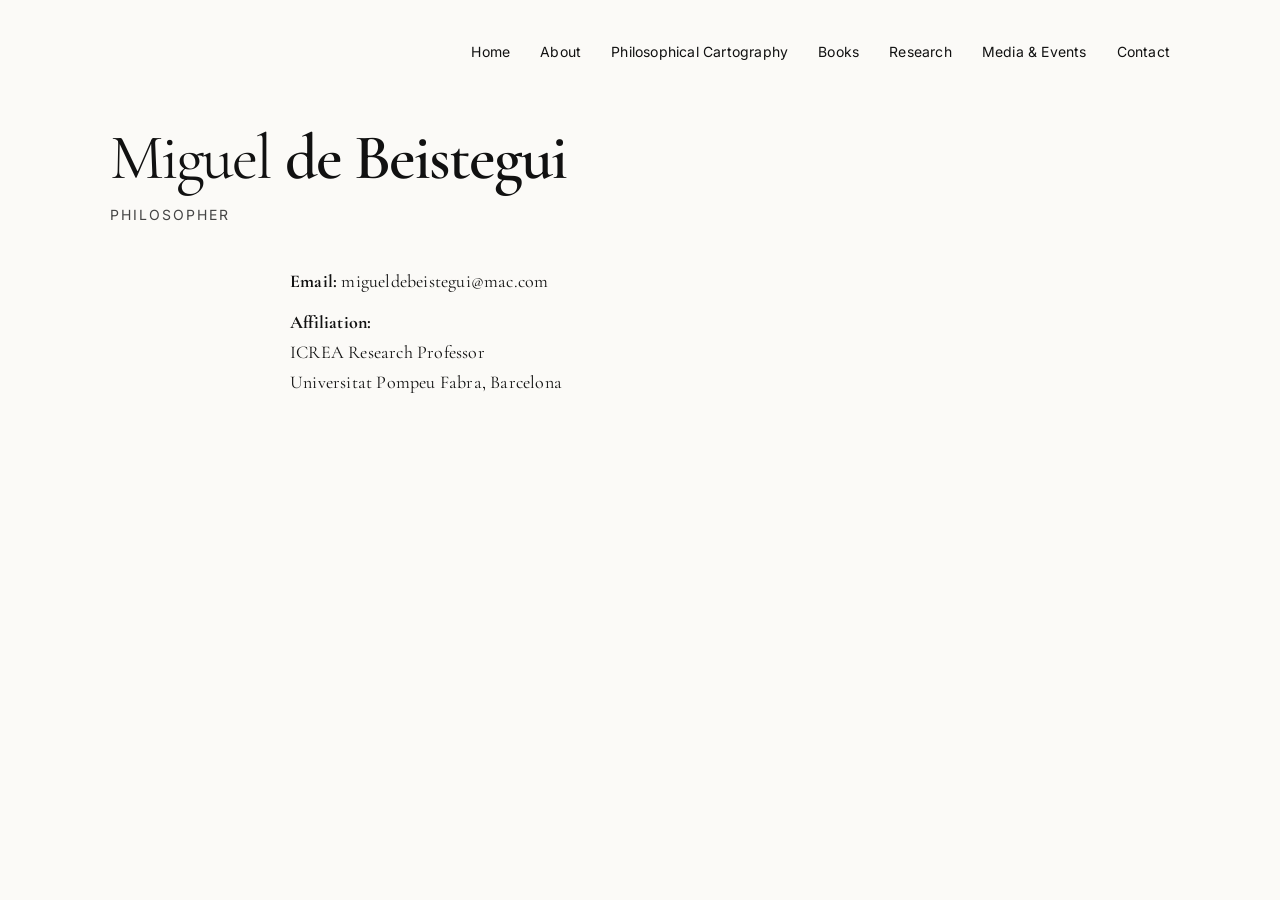
<file: contact.html>
<!DOCTYPE html>
<html lang="en">
<head>
<meta charset="UTF-8">
<meta name="viewport" content="width=device-width, initial-scale=1.0">

<title>Contact — Miguel de Beistegui</title>

<link href="https://fonts.googleapis.com/css2?family=Cormorant+Garamond:wght@400;500;600&family=Inter:wght@400;500&display=swap" rel="stylesheet">
<link rel="stylesheet" href="css/style.css">

</head>

<body>

<header>
    <nav>
        <div class="menu-toggle" onclick="toggleMenu()">☰</div>

        <a href="index.html">Home</a>

        <div class="dropdown">
            <a href="#">About</a>
            <div class="dropdown-content">
                <a href="about.html#about-me">About me</a>
                <a href="about.html#autobiography">A Brief Philosophical Autobiography</a>
            </div>
        </div>

        <a href="itinerary.html">Philosophical Cartography</a>
        <a href="books.html">Books</a>

        <div class="dropdown">
            <a href="research.html">Research</a>
            <div class="dropdown-content">
                <a href="research.html#invited-papers">Invited Papers & Lectures</a>
                <a href="research.html#organization">Organization of Conferences</a>
                <a href="research.html#book-chapters">Book Chapters</a>
                <a href="research.html#articles">Articles in Academic Journals</a>
                <a href="research.html#translations">Translations</a>
            </div>
        </div>

        <a href="media.html">Media & Events</a>
        <a href="contact.html">Contact</a>
    </nav>
</header>

<main>

<section class="hero">
    <div class="hero-text">
        <h1>Miguel <span>de Beistegui</span></h1>
        <p class="hero-subtitle">Philosopher</p>
    </div>
</section>

<section class="contact">

<p><strong>Email:</strong> migueldebeistegui@mac.com</p>

<p><strong>Affiliation:</strong><br>
ICREA Research Professor<br>
Universitat Pompeu Fabra, Barcelona</p>

</section>

</main>

<script>
function toggleMenu() {
    document.querySelector("nav").classList.toggle("open");
}

// dropdowns en móvil
document.querySelectorAll(".dropdown > a").forEach(item => {
    item.addEventListener("click", function(e) {

        if (window.innerWidth <= 900) {
            e.preventDefault();
            this.parentElement.classList.toggle("open");
        }

    });
});
</script>

</body>
</html>
</file>
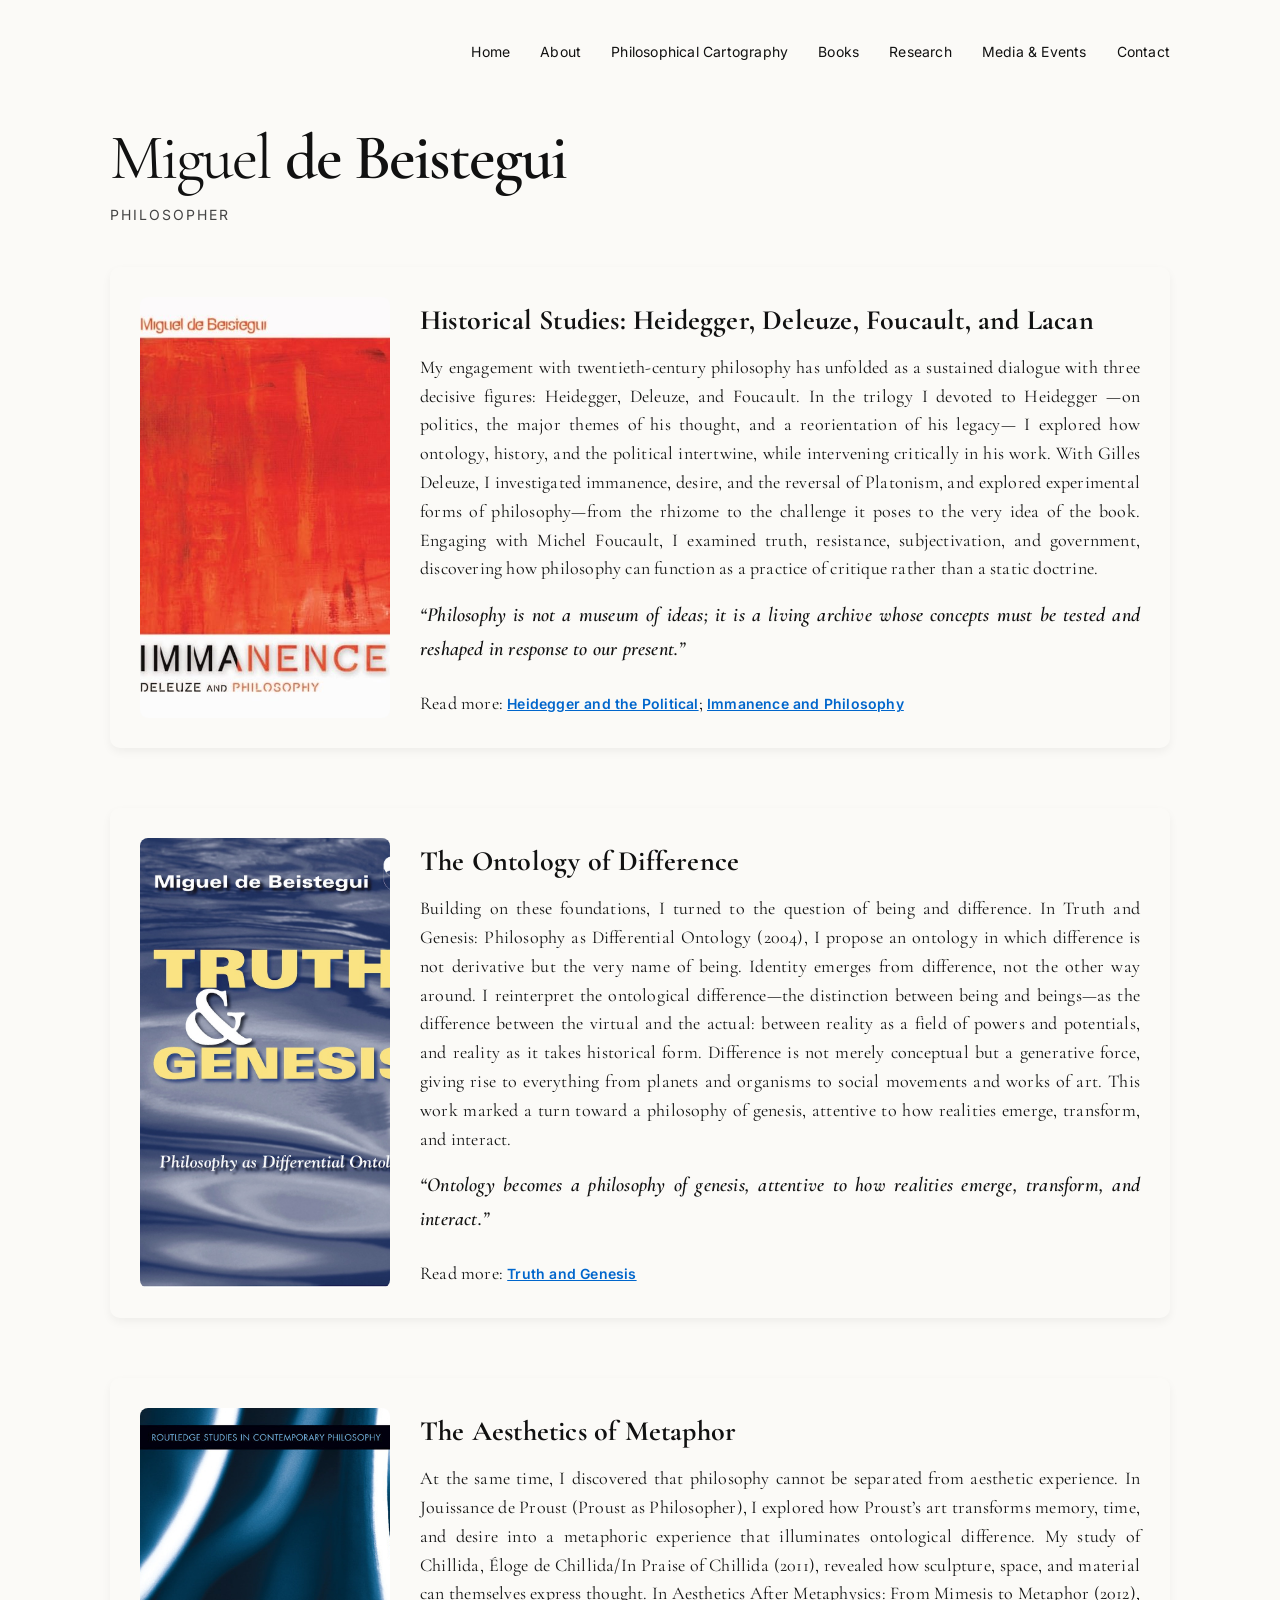
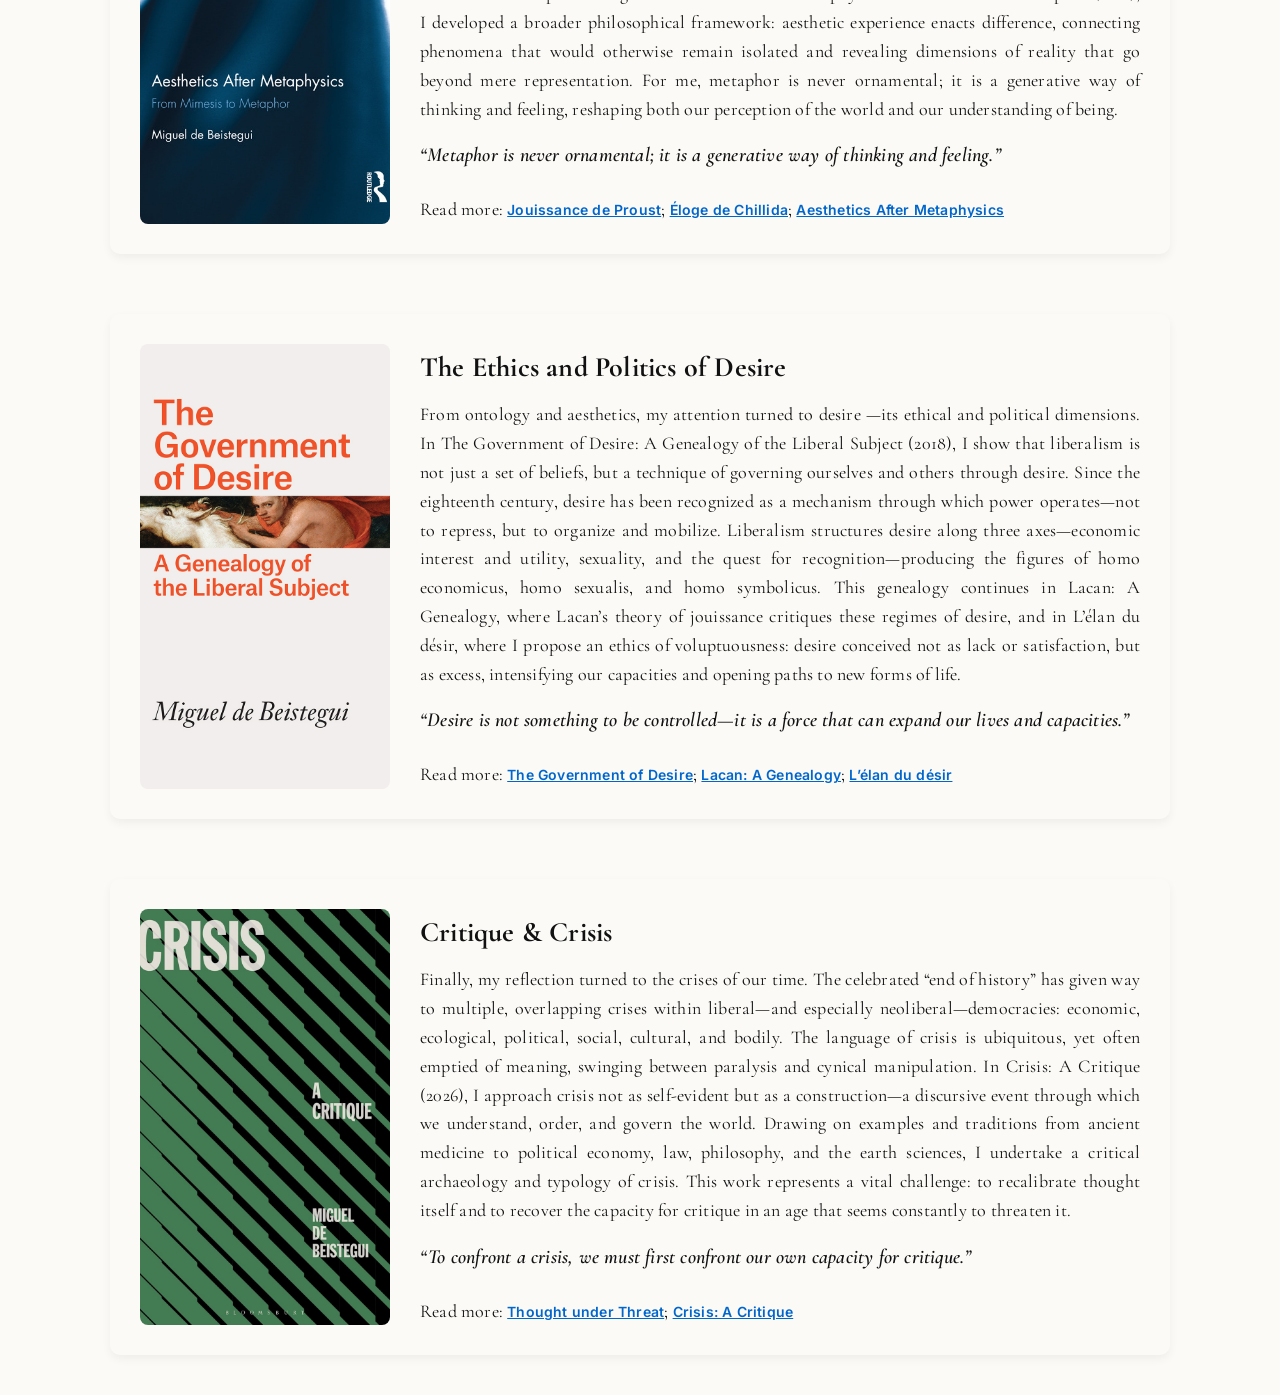
<file: itinerary.html>
<!DOCTYPE html>
<html lang="en">
<head>
    <meta charset="UTF-8">
    <meta name="viewport" content="width=device-width, initial-scale=1.0">
    <title>Philosophical Itinerary - Miguel de Beistegui</title>
    <link href="https://fonts.googleapis.com/css2?family=Cormorant+Garamond:wght@400;500;600&family=Inter:wght@400;500&display=swap" rel="stylesheet">
    <link rel="stylesheet" href="css/style.css">
   
</head>
<body>

    <!-- MENU SUPERIOR -->
    <header>
    <nav>
        <div class="menu-toggle" onclick="toggleMenu()">☰</div>

        <a href="index.html">Home</a>

        <div class="dropdown">
            <a href="#">About</a>
            <div class="dropdown-content">
                <a href="about.html#about-me">About me</a>
                <a href="about.html#autobiography">A Brief Philosophical Autobiography</a>
            </div>
        </div>

        <a href="itinerary.html">Philosophical Cartography</a>
        <a href="books.html">Books</a>

        <div class="dropdown">
            <a href="research.html">Research</a>
            <div class="dropdown-content">
                <a href="research.html#invited-papers">Invited Papers & Lectures</a>
                <a href="research.html#organization">Organization of Conferences</a>
                <a href="research.html#book-chapters">Book Chapters</a>
                <a href="research.html#articles">Articles in Academic Journals</a>
                <a href="research.html#translations">Translations</a>
            </div>
        </div>

        <a href="media.html">Media & Events</a>
        <a href="contact.html">Contact</a>
    </nav>
</header>

    <main>
        <!-- NOMBRE DEL FILÓSOFO -->
       <section class="hero">
    <div class="hero-text">
        <h1>Miguel <span>de Beistegui</span></h1>
        <p class="hero-subtitle">Philosopher</p>
    </div>
</section>

        <!-- ITINERARY -->
        <section class="itinerary">

            <!-- 1 -->
            <div class="itinerary-item">
                <img src="images/historical_studies.jpg" alt="Historical Studies">
                <div class="itinerary-item-content">
                    <h2><a href="books.html#heidegger">Historical Studies: Heidegger, Deleuze, Foucault, and Lacan</a></h2>
                    <p>My engagement with twentieth-century philosophy has unfolded as a sustained dialogue with three decisive figures: Heidegger, Deleuze, and Foucault. In the trilogy I devoted to Heidegger —on politics, the major themes of his thought, and a reorientation of his legacy— I explored how ontology, history, and the political intertwine, while intervening critically in his work. With Gilles Deleuze, I investigated immanence, desire, and the reversal of Platonism, and explored experimental forms of philosophy—from the rhizome to the challenge it poses to the very idea of the book. Engaging with Michel Foucault, I examined truth, resistance, subjectivation, and government, discovering how philosophy can function as a practice of critique rather than a static doctrine.</p>
                    <p class="highlight"><span class="quote-highlight">“Philosophy is not a museum of ideas; it is a living archive whose concepts must be tested and reshaped in response to our present.”</span></p>
                    <p>Read more: <a class="read-more" href="books.html#Heidegger-political">Heidegger and the Political</a>; <a class="read-more" href="books.html#deleuze-immanence">Immanence and Philosophy</a></p>
                </div>
            </div>

            <!-- 2 -->
            <div class="itinerary-item">
                <img src="images/ontology_difference.jpg" alt="The Ontology of Difference">
                <div class="itinerary-item-content">
                    <h2><a href="books.html#truth-genesis">The Ontology of Difference</a></h2>
                    <p>Building on these foundations, I turned to the question of being and difference. In Truth and Genesis: Philosophy as Differential Ontology (2004), I propose an ontology in which difference is not derivative but the very name of being. Identity emerges from difference, not the other way around. I reinterpret the ontological difference—the distinction between being and beings—as the difference between the virtual and the actual: between reality as a field of powers and potentials, and reality as it takes historical form. Difference is not merely conceptual but a generative force, giving rise to everything from planets and organisms to social movements and works of art. This work marked a turn toward a philosophy of genesis, attentive to how realities emerge, transform, and interact.</p>
                    <p class="highlight"><span class="quote-highlight">“Ontology becomes a philosophy of genesis, attentive to how realities emerge, transform, and interact.”</span></p>
                    <p>Read more: <a class="read-more" href="books.html#truth-genesis">Truth and Genesis</a></p>
                </div>
            </div>

            <!-- 3 -->
            <div class="itinerary-item">
                <img src="images/aesthetics_metaphor.jpg" alt="The Aesthetics of Metaphor">
                <div class="itinerary-item-content">
                    <h2><a href="books.html#aesthetics-metaphor">The Aesthetics of Metaphor</a></h2>
                    <p>At the same time, I discovered that philosophy cannot be separated from aesthetic experience. In Jouissance de Proust (Proust as Philosopher), I explored how Proust’s art transforms memory, time, and desire into a metaphoric experience that illuminates ontological difference. My study of Chillida, Éloge de Chillida/In Praise of Chillida (2011), revealed how sculpture, space, and material can themselves express thought. In Aesthetics After Metaphysics: From Mimesis to Metaphor (2012), I developed a broader philosophical framework: aesthetic experience enacts difference, connecting phenomena that would otherwise remain isolated and revealing dimensions of reality that go beyond mere representation. For me, metaphor is never ornamental; it is a generative way of thinking and feeling, reshaping both our perception of the world and our understanding of being.</p>
                    <p class="highlight"><span class="quote-highlight">“Metaphor is never ornamental; it is a generative way of thinking and feeling.”</span></p>
                    <p>Read more: <a class="read-more" href="books.html#Proust">Jouissance de Proust</a>; <a class="read-more" href="books.html#Chillida">Éloge de Chillida</a>; <a class="read-more" href="books.html#Aesthetics">Aesthetics After Metaphysics</a></p>
                </div>
            </div>

            <!-- 4 -->
            <div class="itinerary-item">
                <img src="images/ethics_desire.jpg" alt="The Ethics and Politics of Desire">
                <div class="itinerary-item-content">
                    <h2><a href="books.html#government-desire">The Ethics and Politics of Desire</a></h2>
                    <p>From ontology and aesthetics, my attention turned to desire —its ethical and political dimensions. In The Government of Desire: A Genealogy of the Liberal Subject (2018), I show that liberalism is not just a set of beliefs, but a technique of governing ourselves and others through desire. Since the eighteenth century, desire has been recognized as a mechanism through which power operates—not to repress, but to organize and mobilize. Liberalism structures desire along three axes—economic interest and utility, sexuality, and the quest for recognition—producing the figures of homo economicus, homo sexualis, and homo symbolicus. This genealogy continues in Lacan: A Genealogy, where Lacan’s theory of jouissance critiques these regimes of desire, and in L’élan du désir, where I propose an ethics of voluptuousness: desire conceived not as lack or satisfaction, but as excess, intensifying our capacities and opening paths to new forms of life.</p>
                    <p class="highlight"><span class="quote-highlight">“Desire is not something to be controlled—it is a force that can expand our lives and capacities.”</span></p>
                    <p>Read more: <a class="read-more" href="books.html#Government">The Government of Desire</a>; <a class="read-more" href="books.html#Genealogy">Lacan: A Genealogy</a>; <a class="read-more" href="books.html#volupté">L’élan du désir</a></p>
                </div>
            </div>

            <!-- 5 -->
            <div class="itinerary-item">
                <img src="images/crisis_cover.jpg" alt="The Critique of Crisis">
                <div class="itinerary-item-content">
                    <h2><a href="books.html#crisis">Critique & Crisis</a></h2>
                    <p>Finally, my reflection turned to the crises of our time. The celebrated “end of history” has given way to multiple, overlapping crises within liberal—and especially neoliberal—democracies: economic, ecological, political, social, cultural, and bodily. The language of crisis is ubiquitous, yet often emptied of meaning, swinging between paralysis and cynical manipulation. In Crisis: A Critique (2026), I approach crisis not as self-evident but as a construction—a discursive event through which we understand, order, and govern the world. Drawing on examples and traditions from ancient medicine to political economy, law, philosophy, and the earth sciences, I undertake a critical archaeology and typology of crisis. This work represents a vital challenge: to recalibrate thought itself and to recover the capacity for critique in an age that seems constantly to threaten it.</p>
                    <p class="highlight"><span class="quote-highlight">“To confront a crisis, we must first confront our own capacity for critique.”</span></p>
                    <p>Read more: <a class="read-more" href="books.html#thought-under-threat">Thought under Threat</a>; <a class="read-more" href="books.html#crisis-book">Crisis: A Critique</a>
                </div>
            </div>

        </section>
    </main>
<script>
document.addEventListener('DOMContentLoaded', () => {

    // --- HEADER HEIGHT ---
    const header = document.querySelector('header');
    const headerHeight = header.offsetHeight;

    // --- ABOUT PAGE FUNCTIONALITY ---
    function showAboutSectionFromHash() {
        const hash = window.location.hash || '#about-me';
        const sections = document.querySelectorAll('.about-section');
        sections.forEach(sec => sec.classList.remove('active'));
        const targetSection = document.querySelector(hash);
        if(targetSection) targetSection.classList.add('active');

        // Ajuste scroll para que el header fijo no tape el título
        if(targetSection) {
            const sectionTop = targetSection.getBoundingClientRect().top + window.pageYOffset;
            window.scrollTo({
                top: sectionTop - headerHeight - 10, // margen extra
                behavior: 'smooth'
            });
        }
    }

    if(document.querySelectorAll('.about-section').length) {
        window.addEventListener('load', showAboutSectionFromHash);
        window.addEventListener('hashchange', showAboutSectionFromHash);
    }

    // --- PHILOSOPHICAL ITINERARY FUNCTIONALITY ---
    const itineraryItems = document.querySelectorAll('.itinerary-item');

    itineraryItems.forEach(item => {
        const readMore = item.querySelector('.read-more');
        const content = item.querySelector('.itinerary-item-content');

        // efecto push up y sombreado
        item.addEventListener('mouseenter', () => {
            item.style.transform = 'translateY(-5px)';
            item.style.boxShadow = '0 8px 16px rgba(0,0,0,0.15)';
        });
        item.addEventListener('mouseleave', () => {
            item.style.transform = 'translateY(0)';
            item.style.boxShadow = '0 4px 8px rgba(0,0,0,0.1)';
        });

        // Enlaces "Read more" llevan al libro correspondiente
        if(readMore) {
            readMore.addEventListener('click', (e) => {
                e.preventDefault();
                const bookUrl = readMore.getAttribute('href');
                window.location.href = bookUrl;
            });
        }

        // Evitar que el título redirija a libro
        const titleLink = item.querySelector('h2 a');
        if(titleLink) {
            titleLink.removeAttribute('href');
        }
    });

});
</script>

<script>
function toggleMenu() {
    document.querySelector("nav").classList.toggle("open");
}

// dropdowns en móvil
document.querySelectorAll(".dropdown > a").forEach(item => {
    item.addEventListener("click", function(e) {

        if (window.innerWidth <= 900) {
            e.preventDefault();
            this.parentElement.classList.toggle("open");
        }

    });
});
</script>

</body>
</html>
</file>
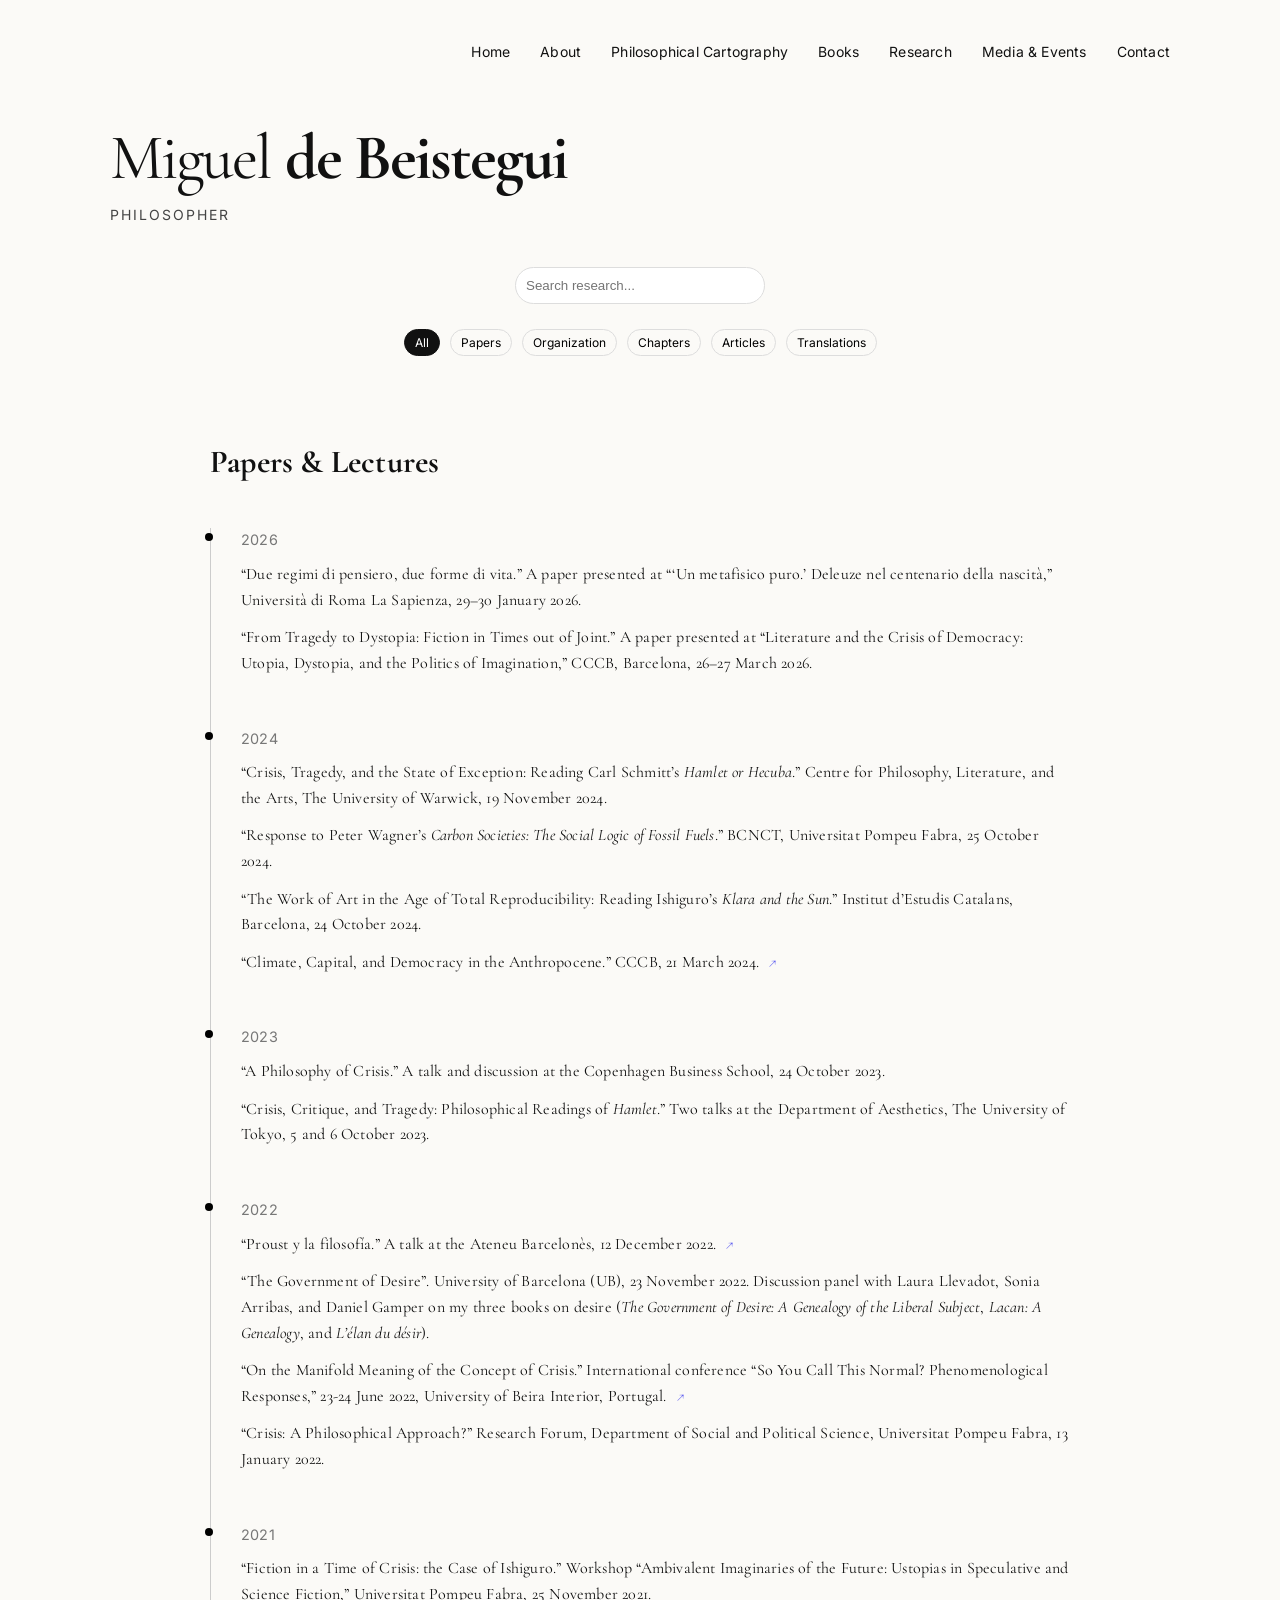
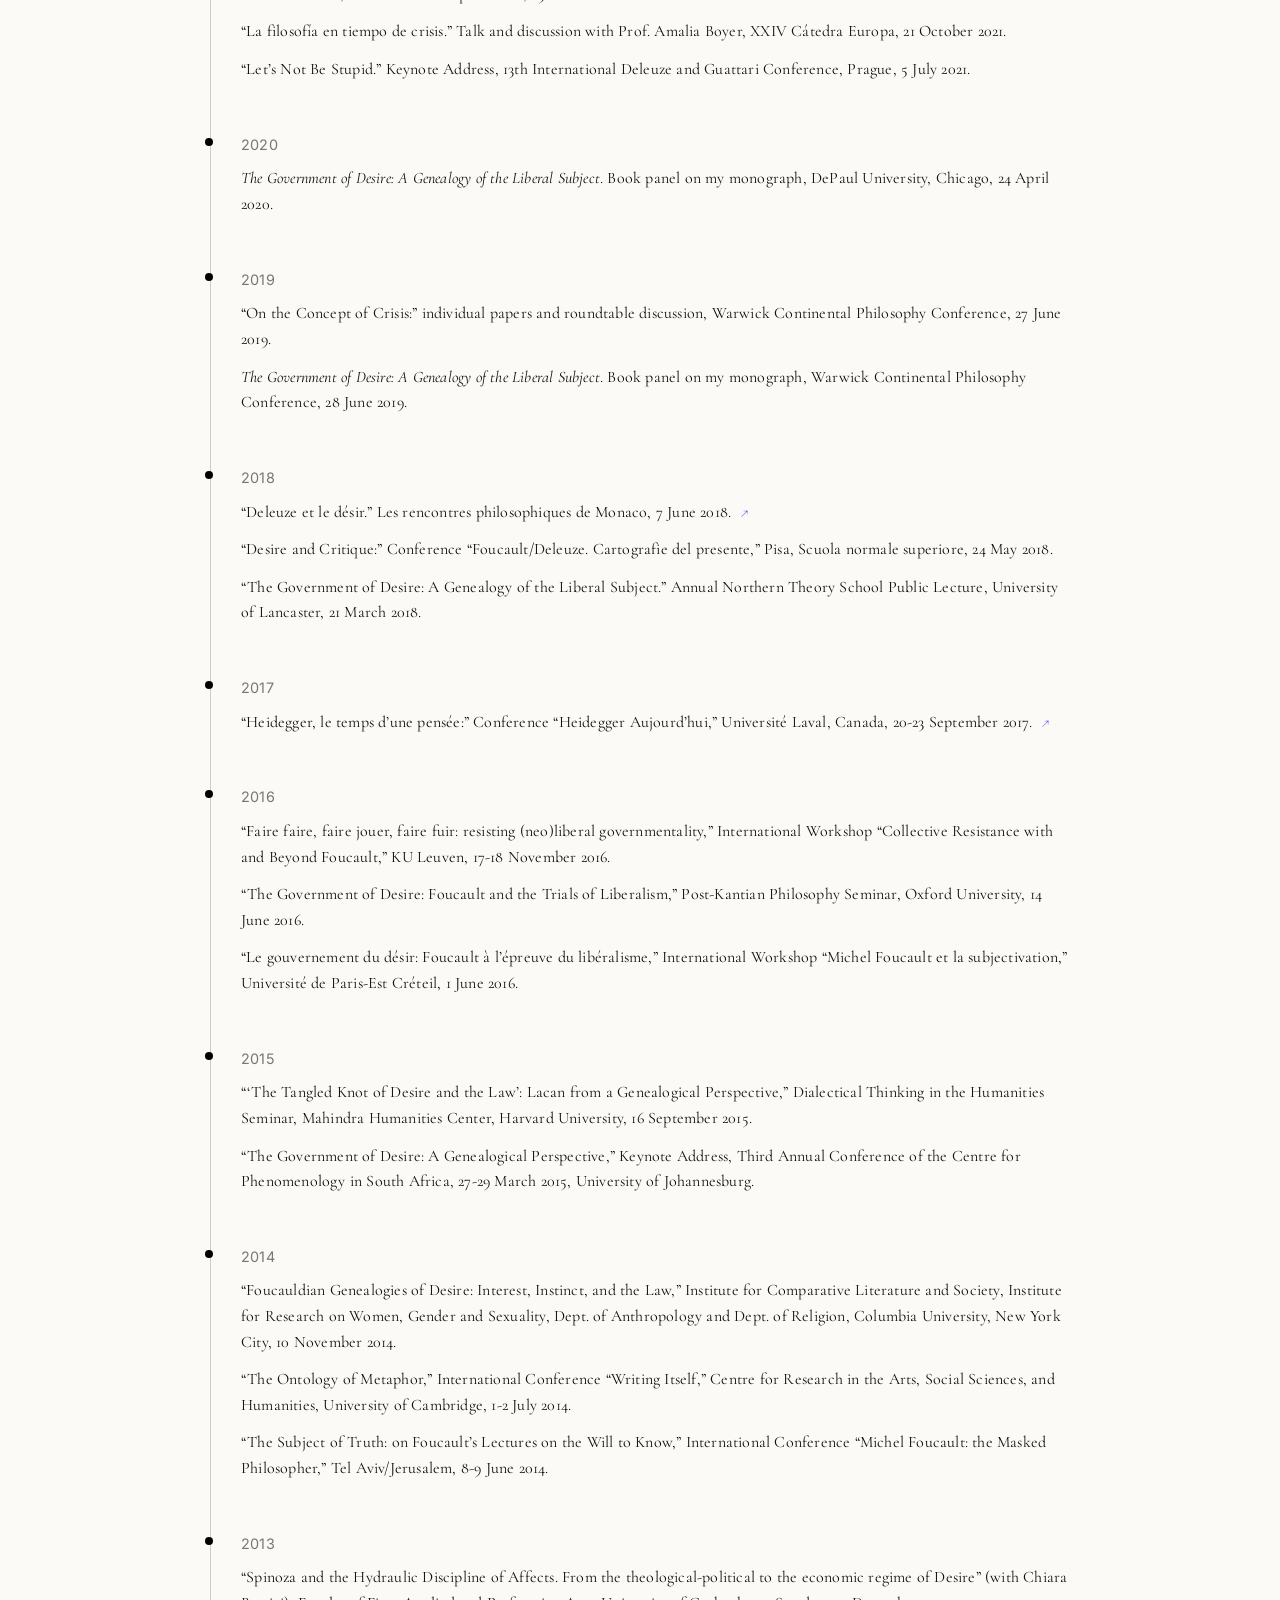
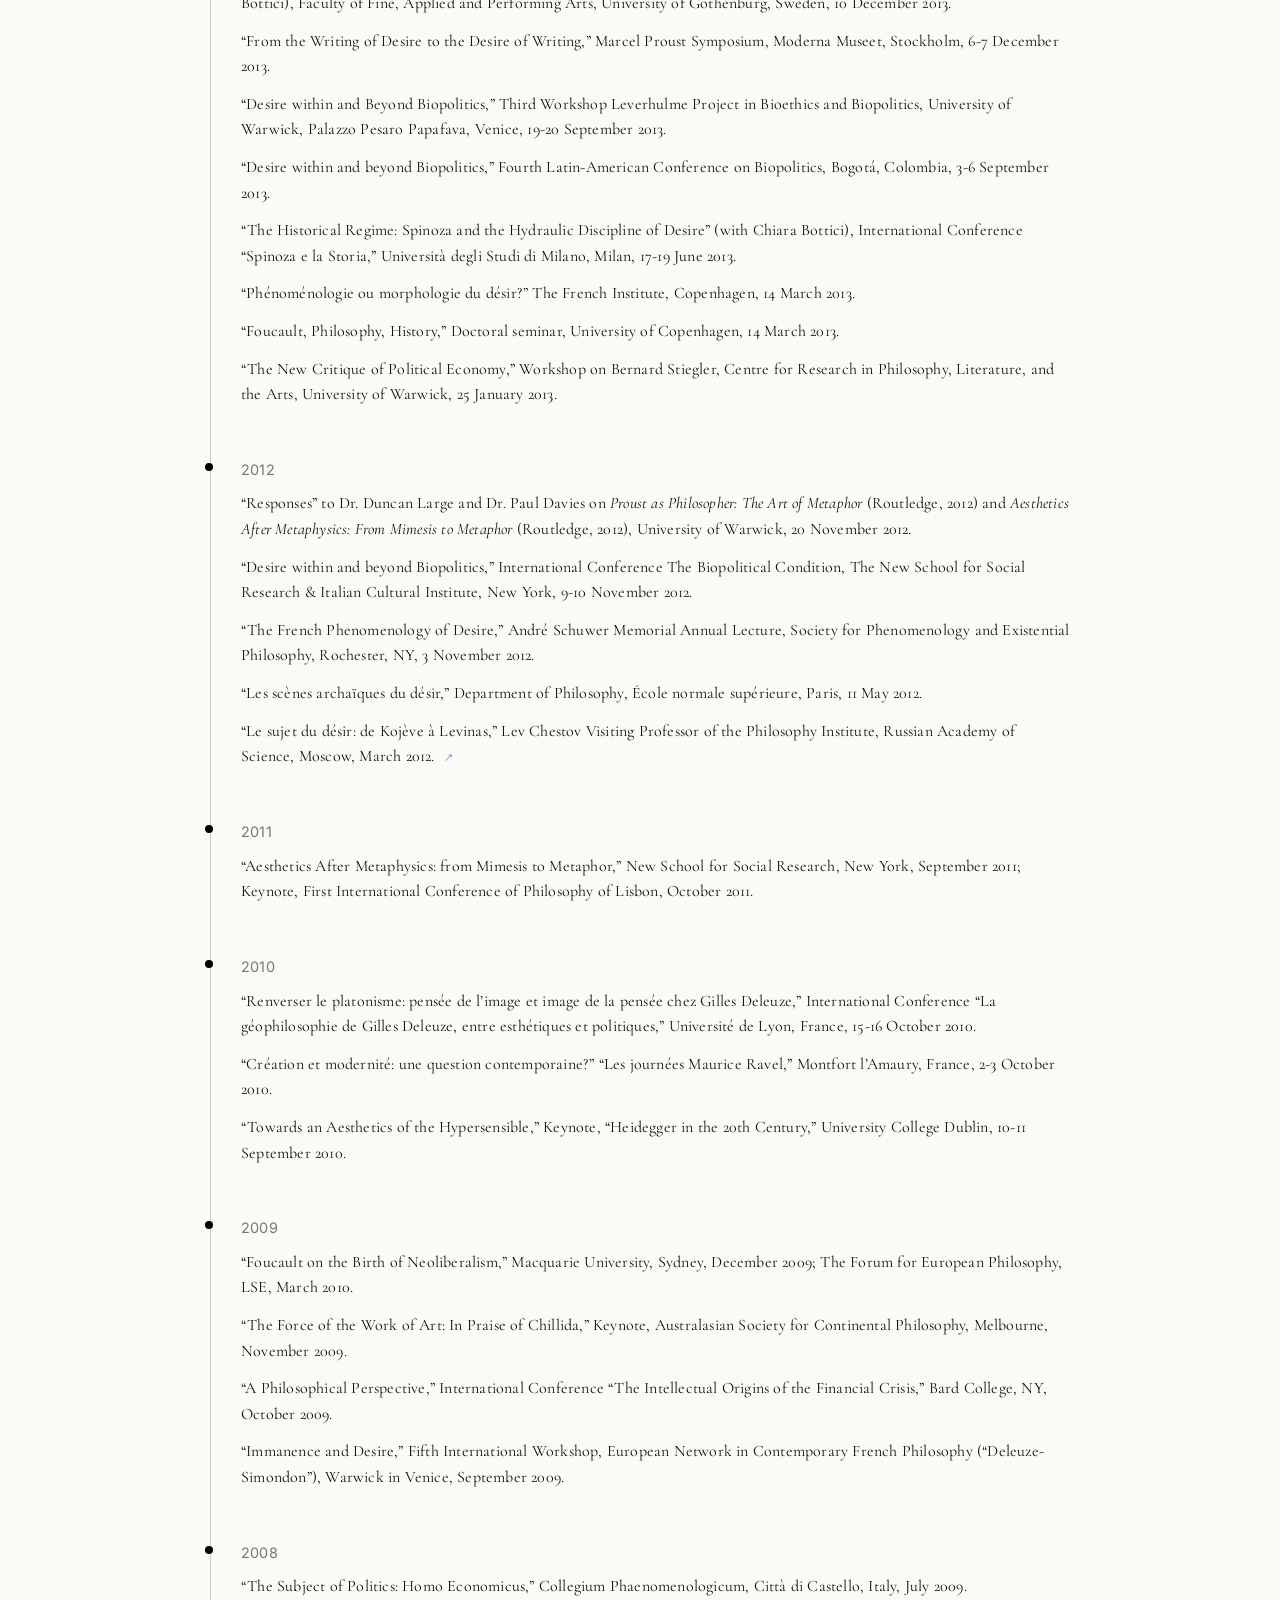
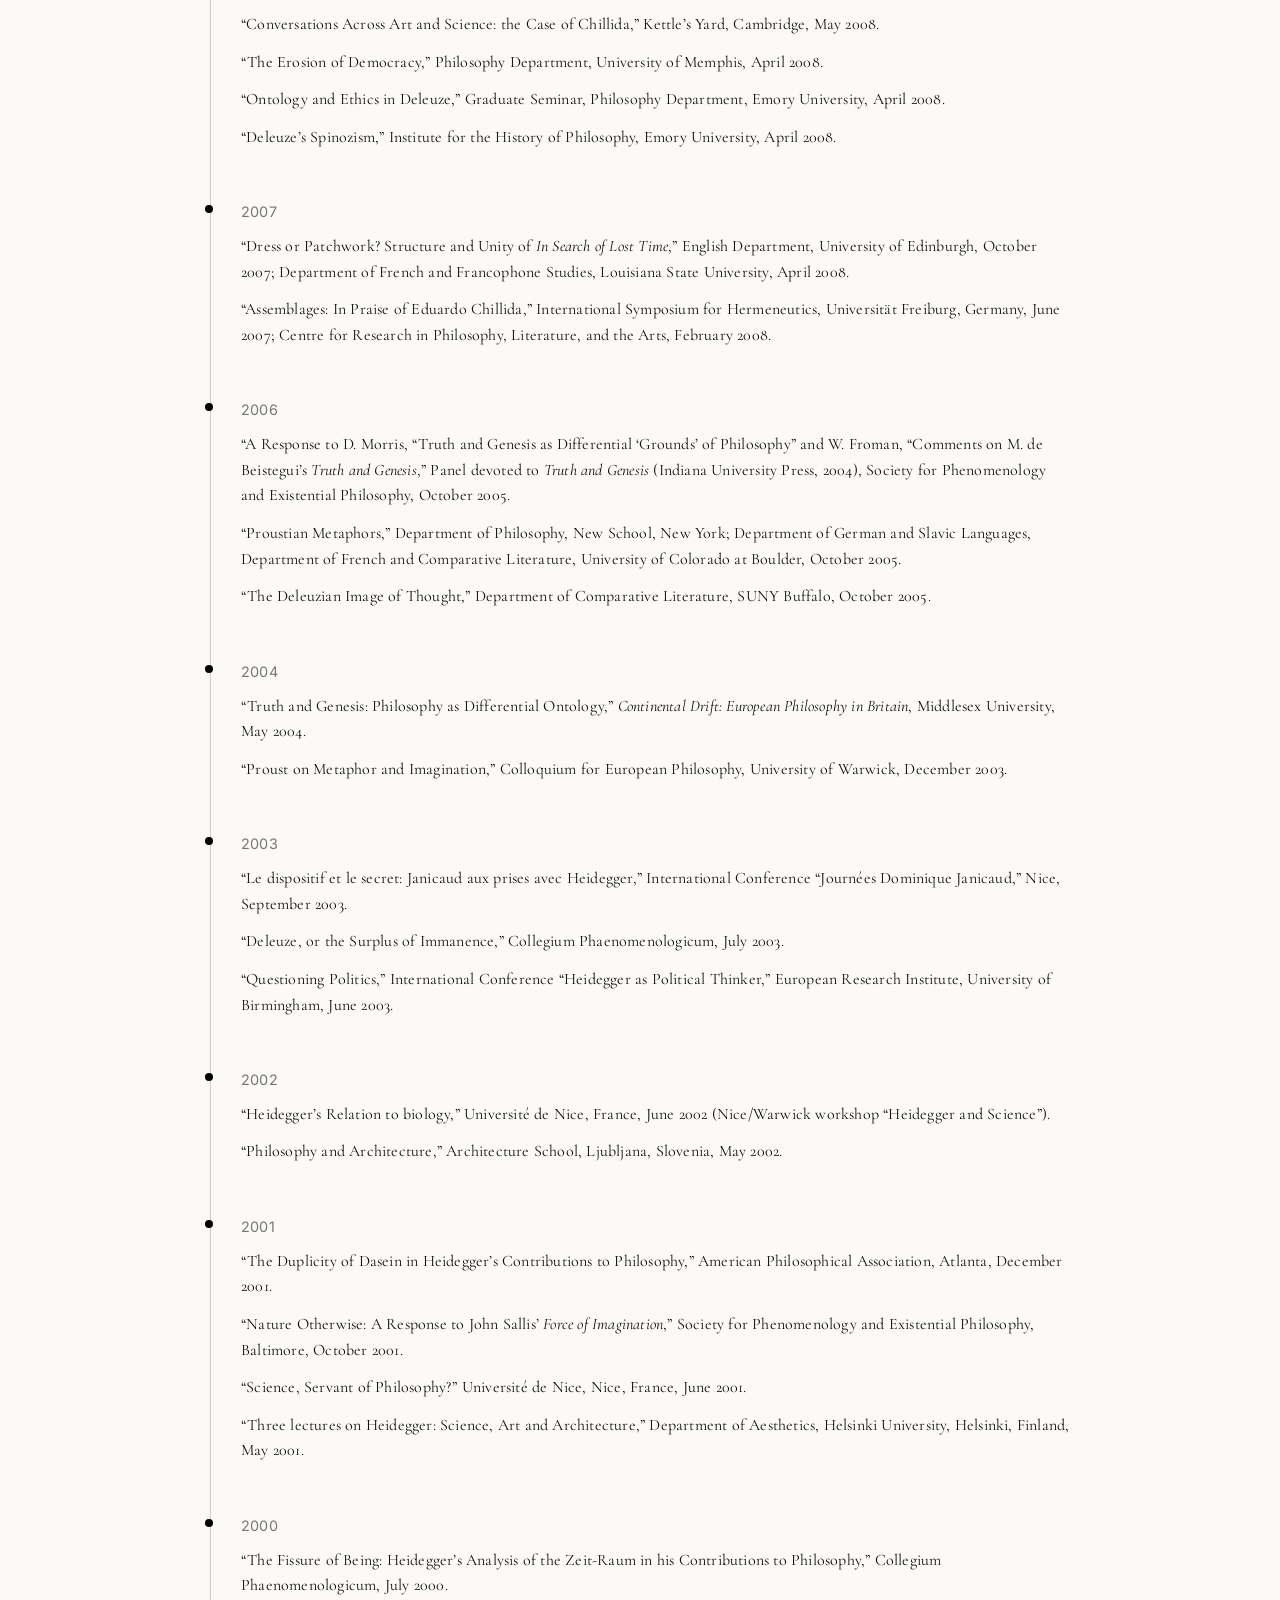
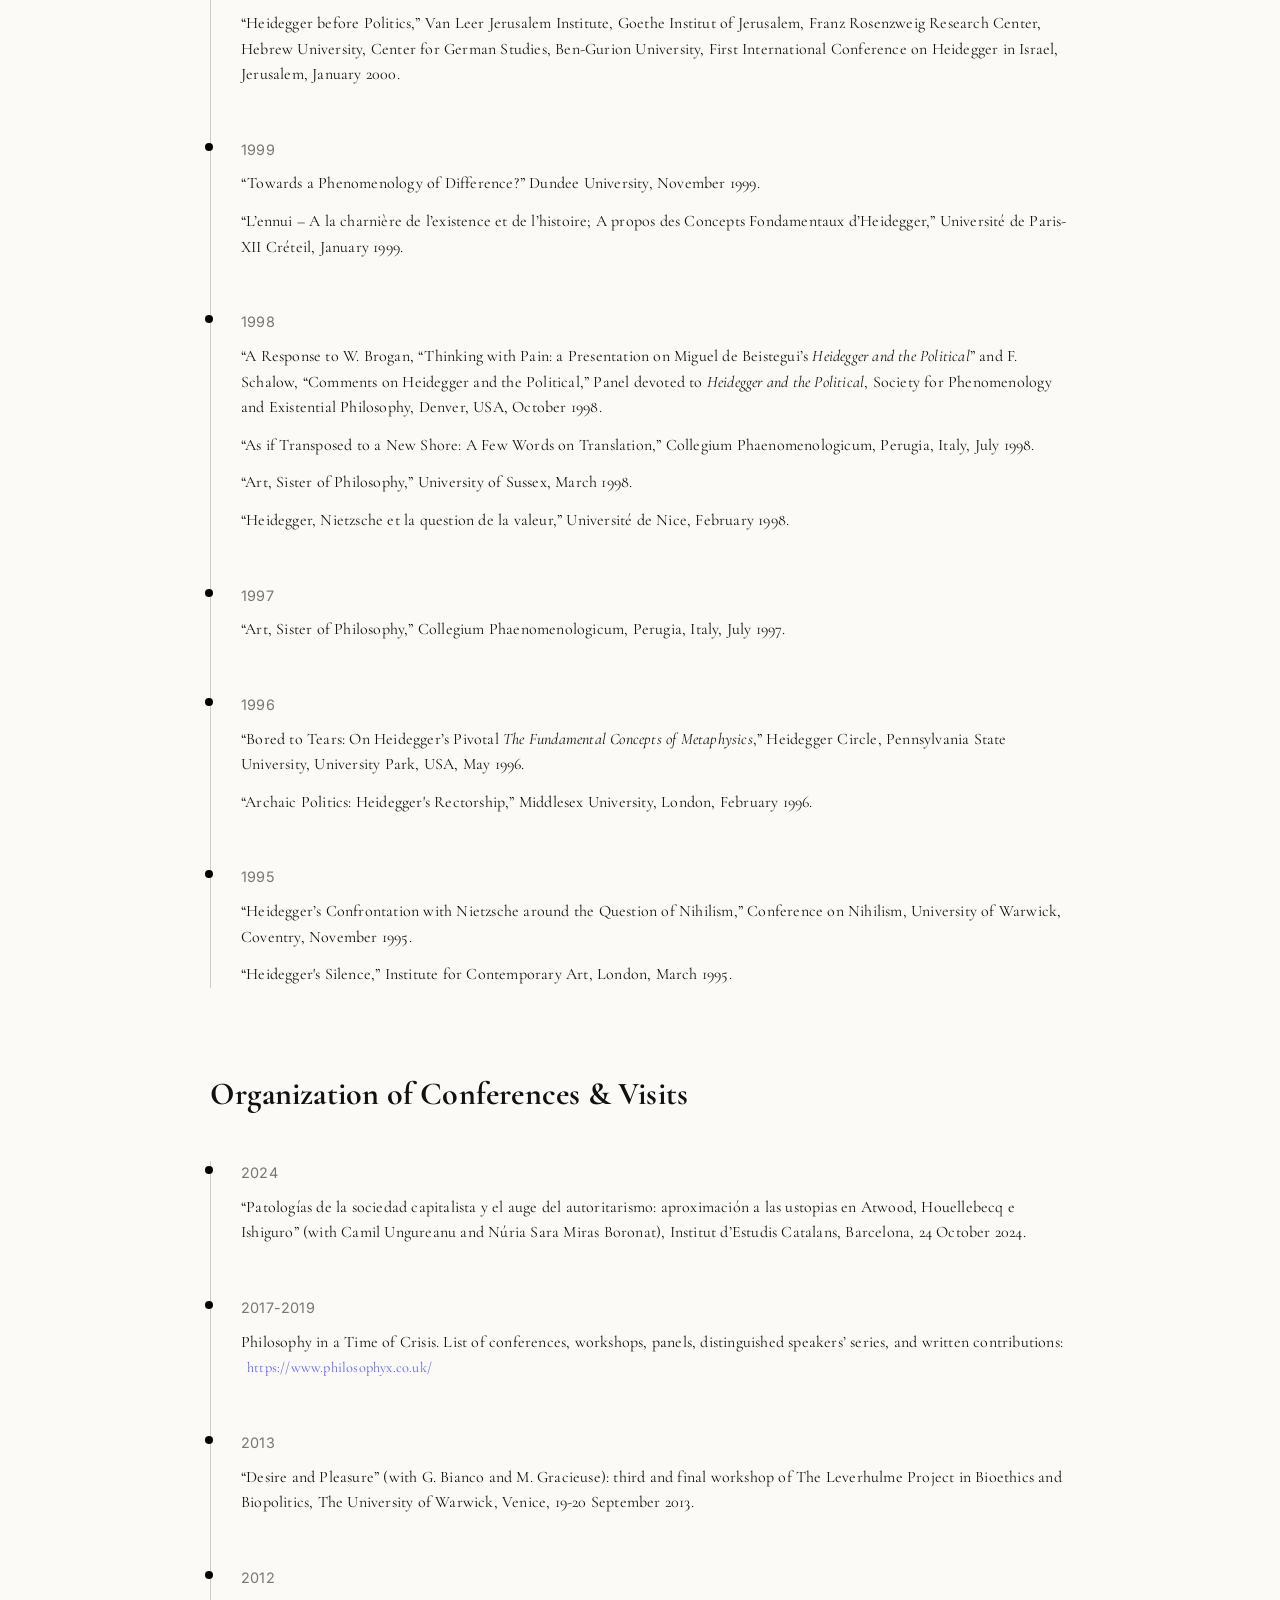
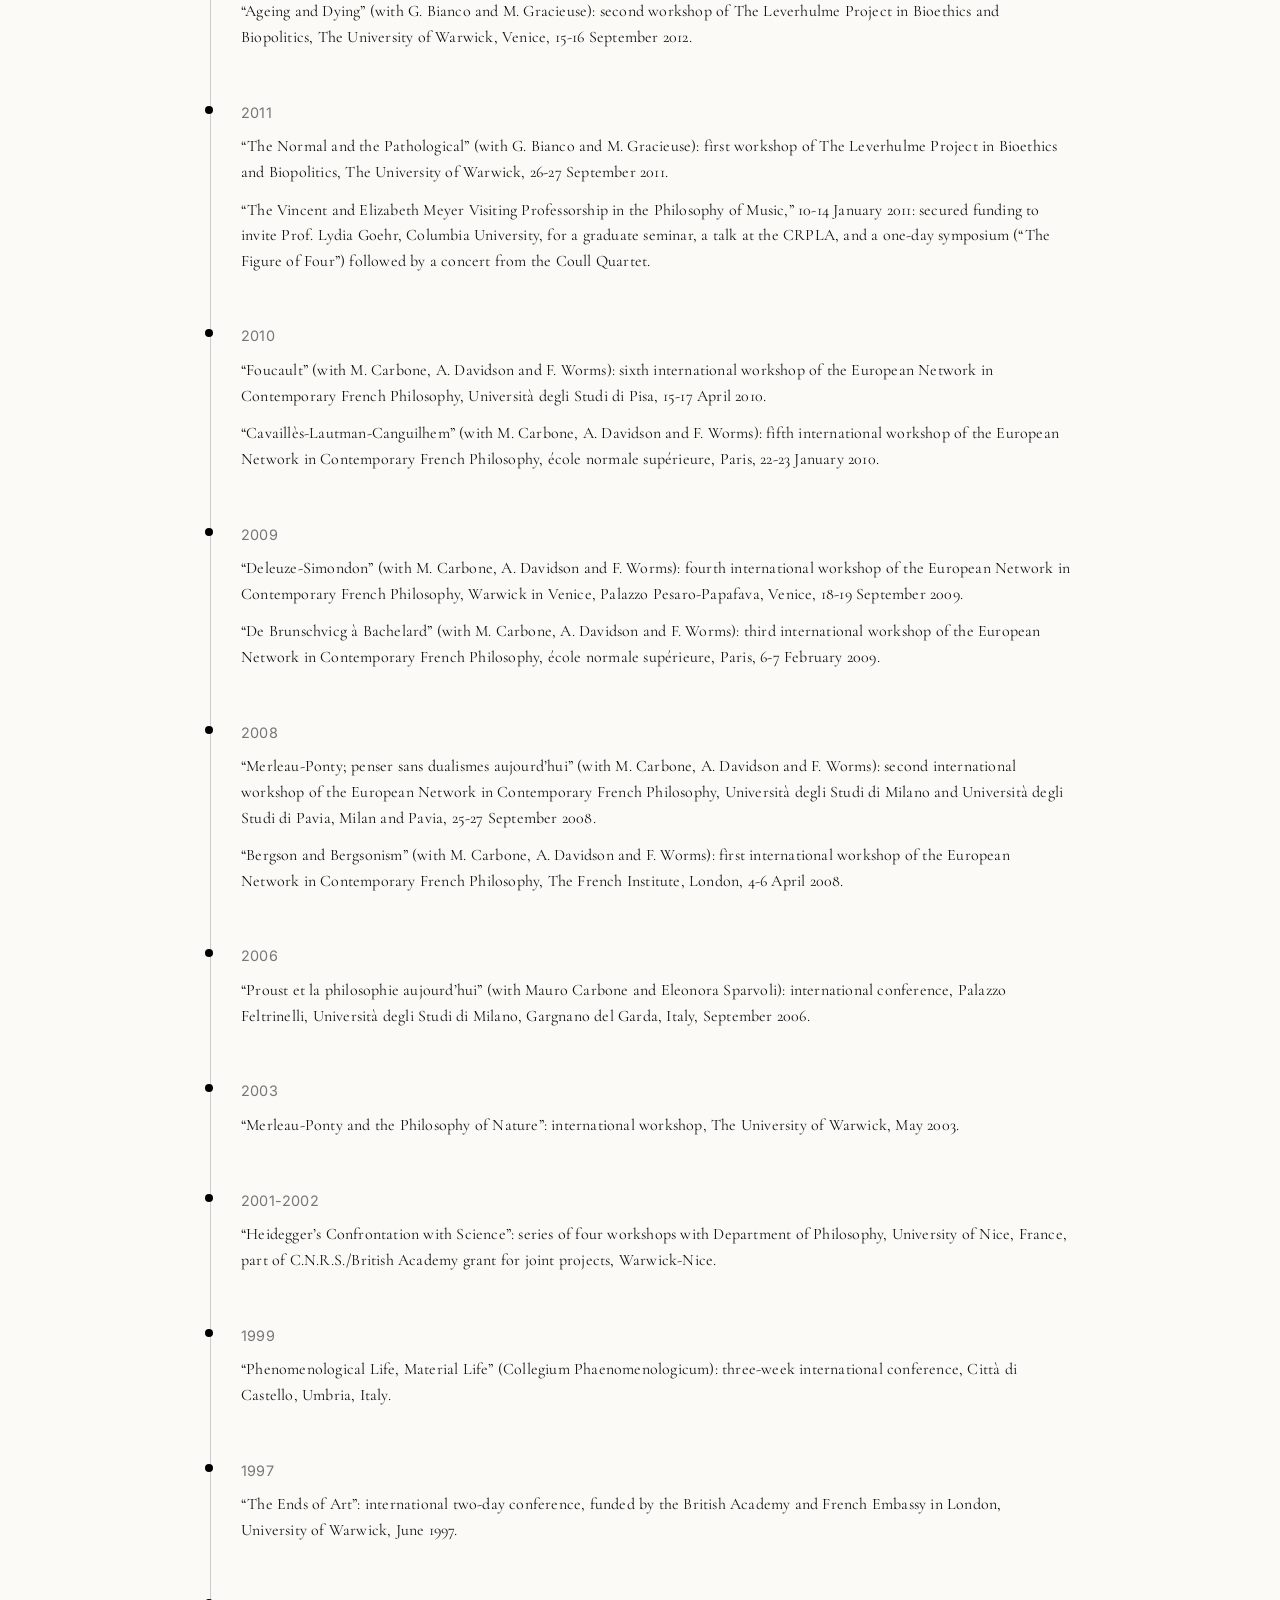
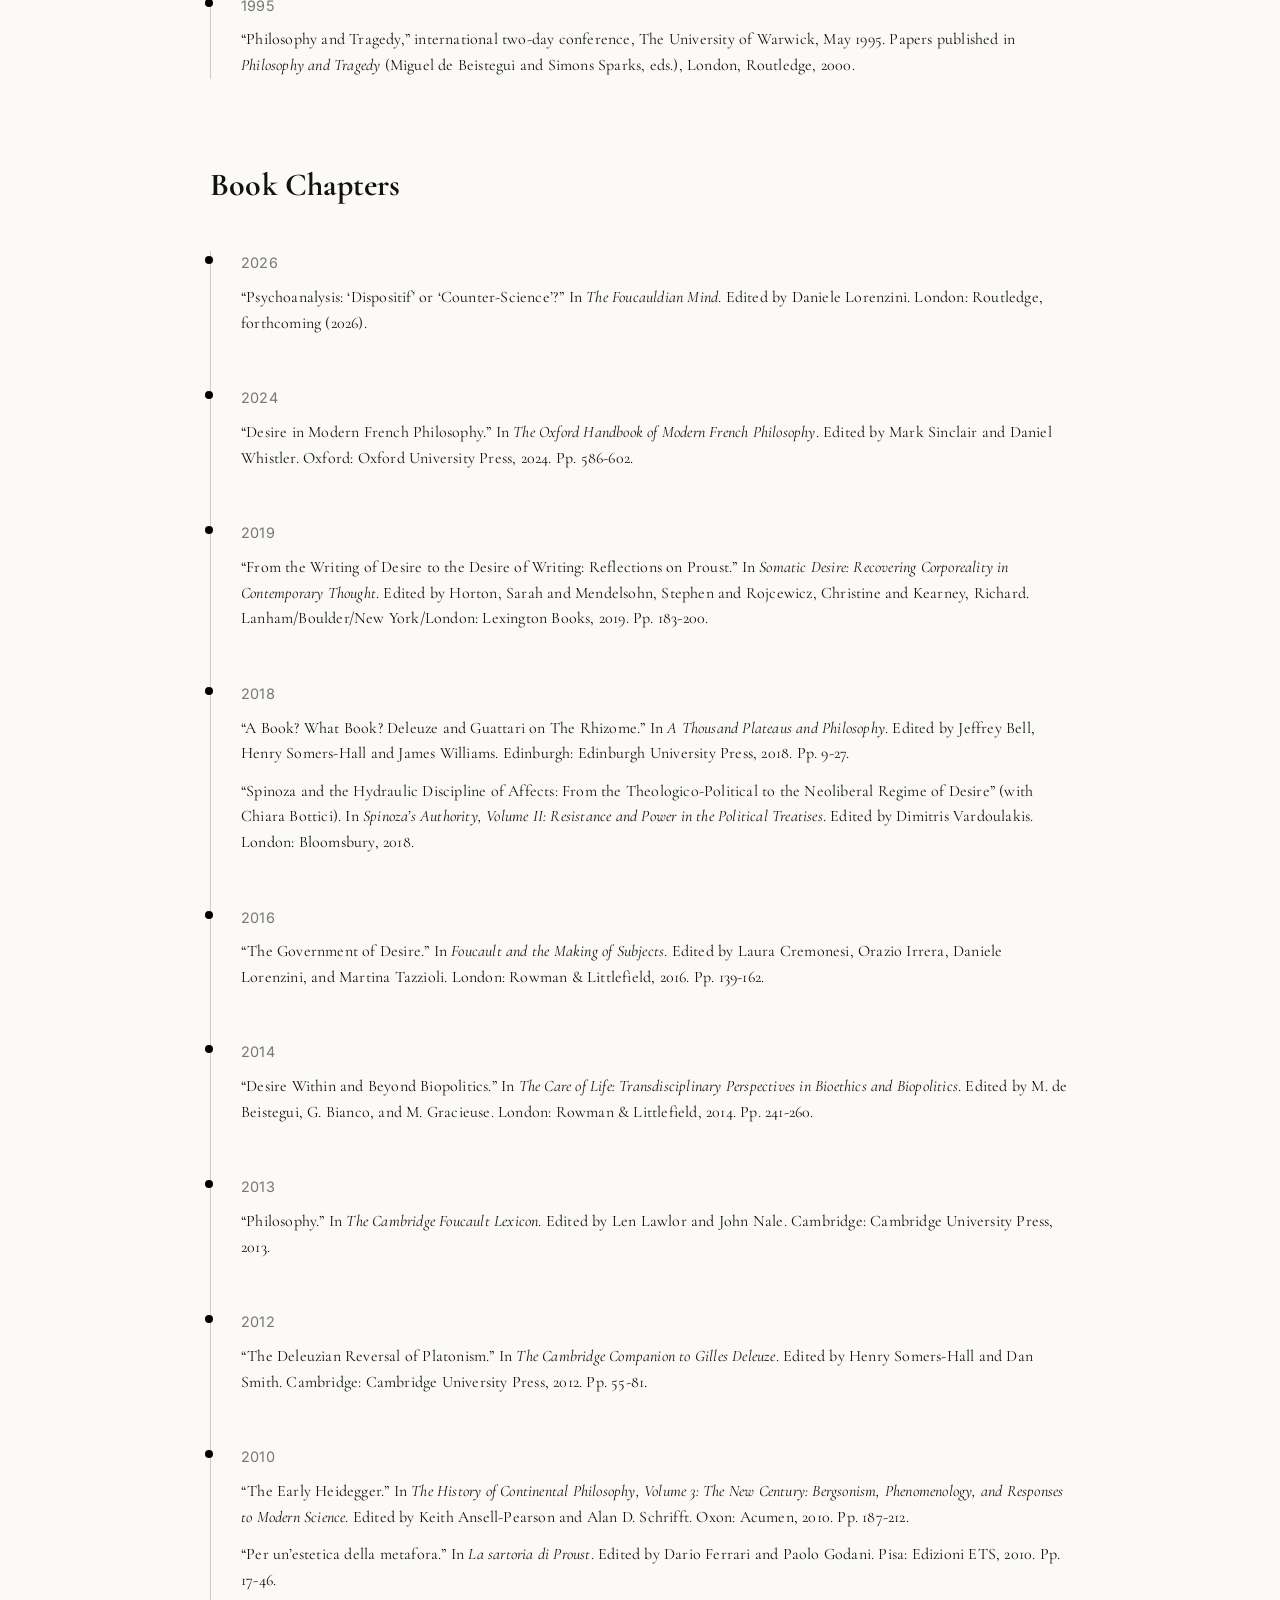
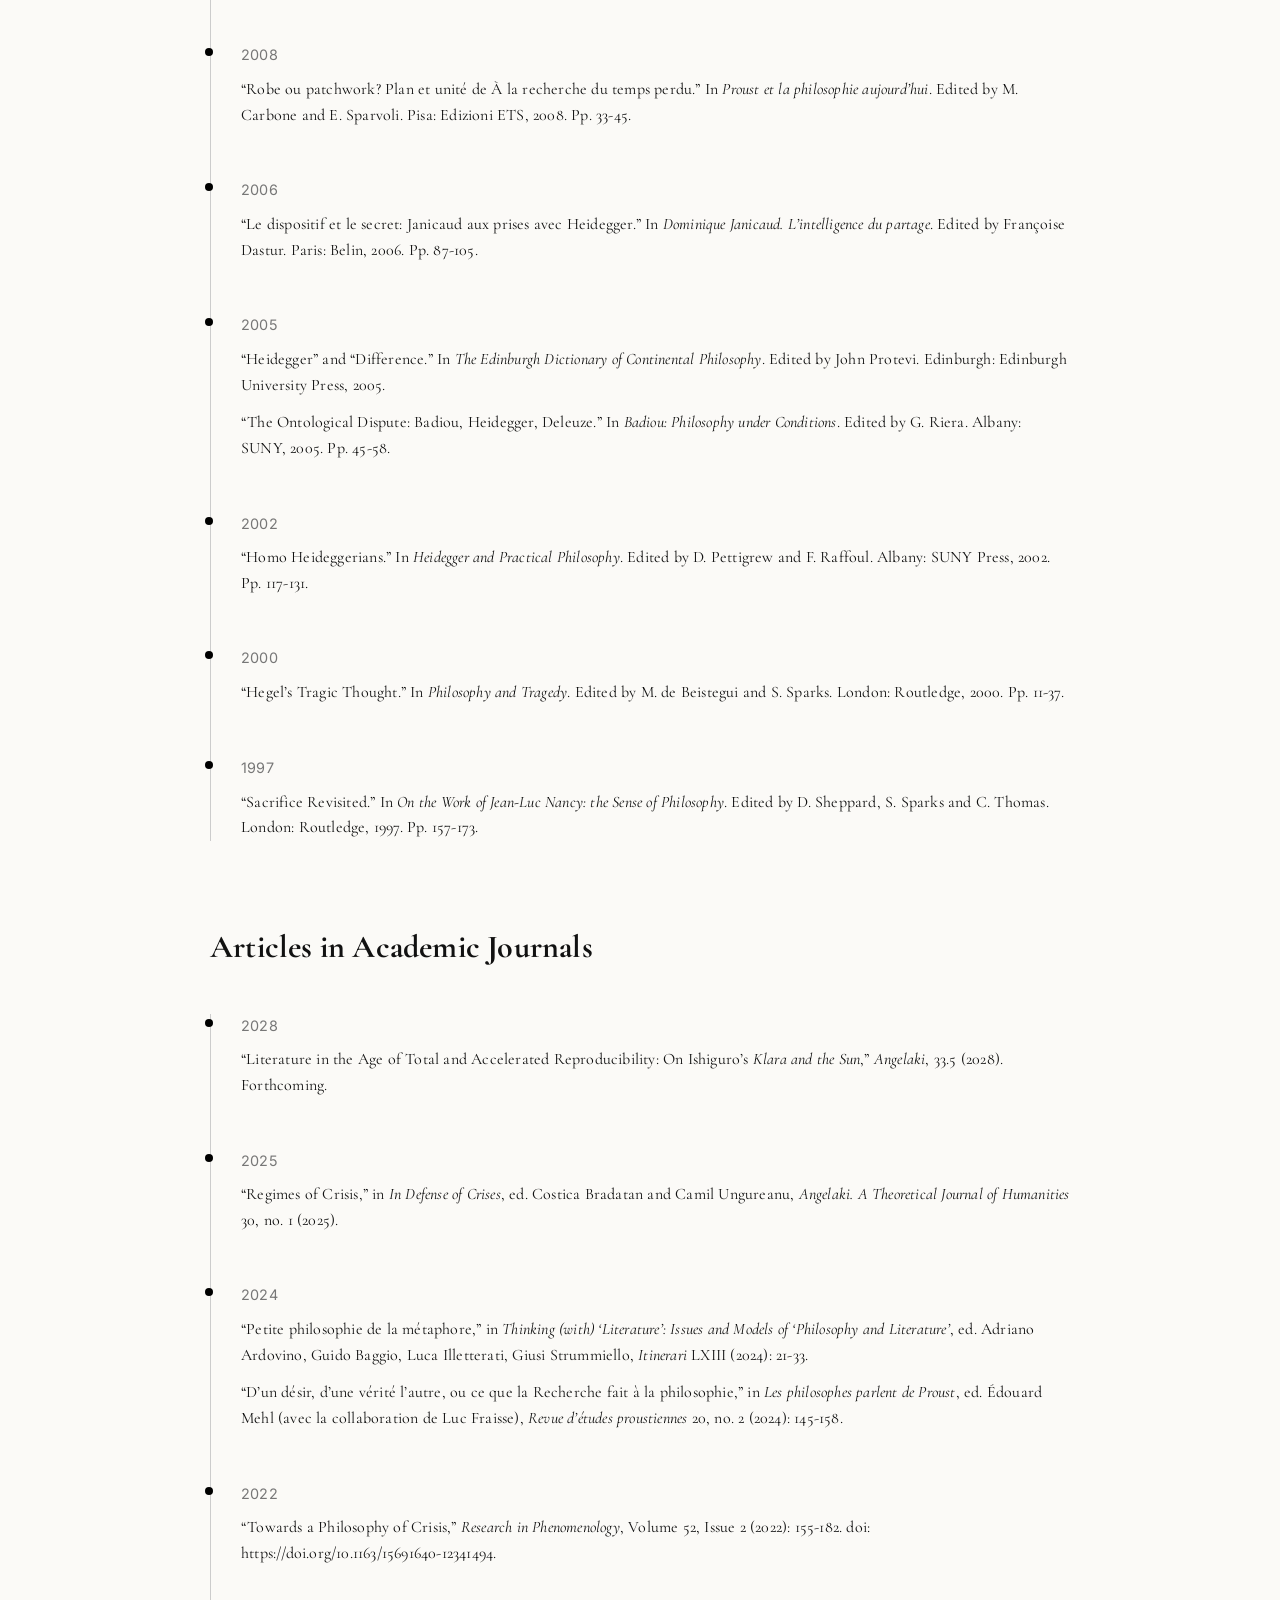
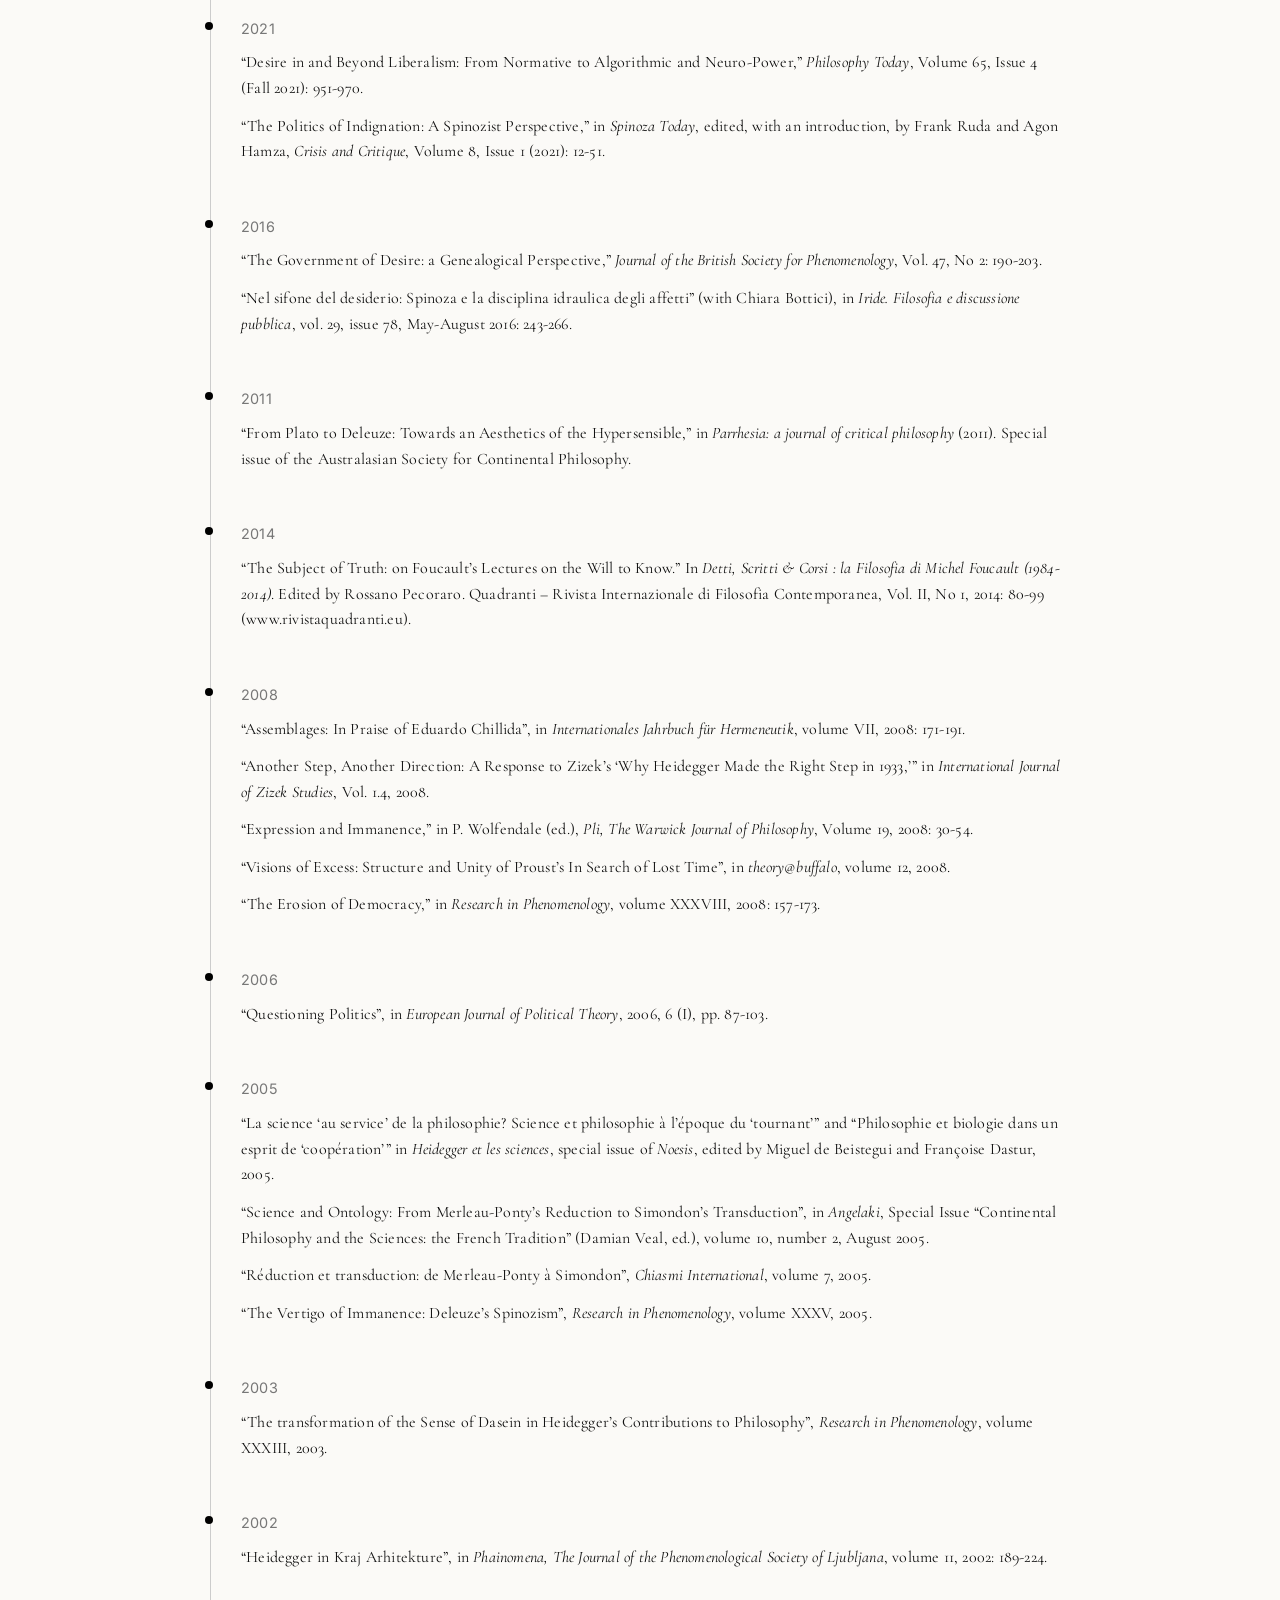
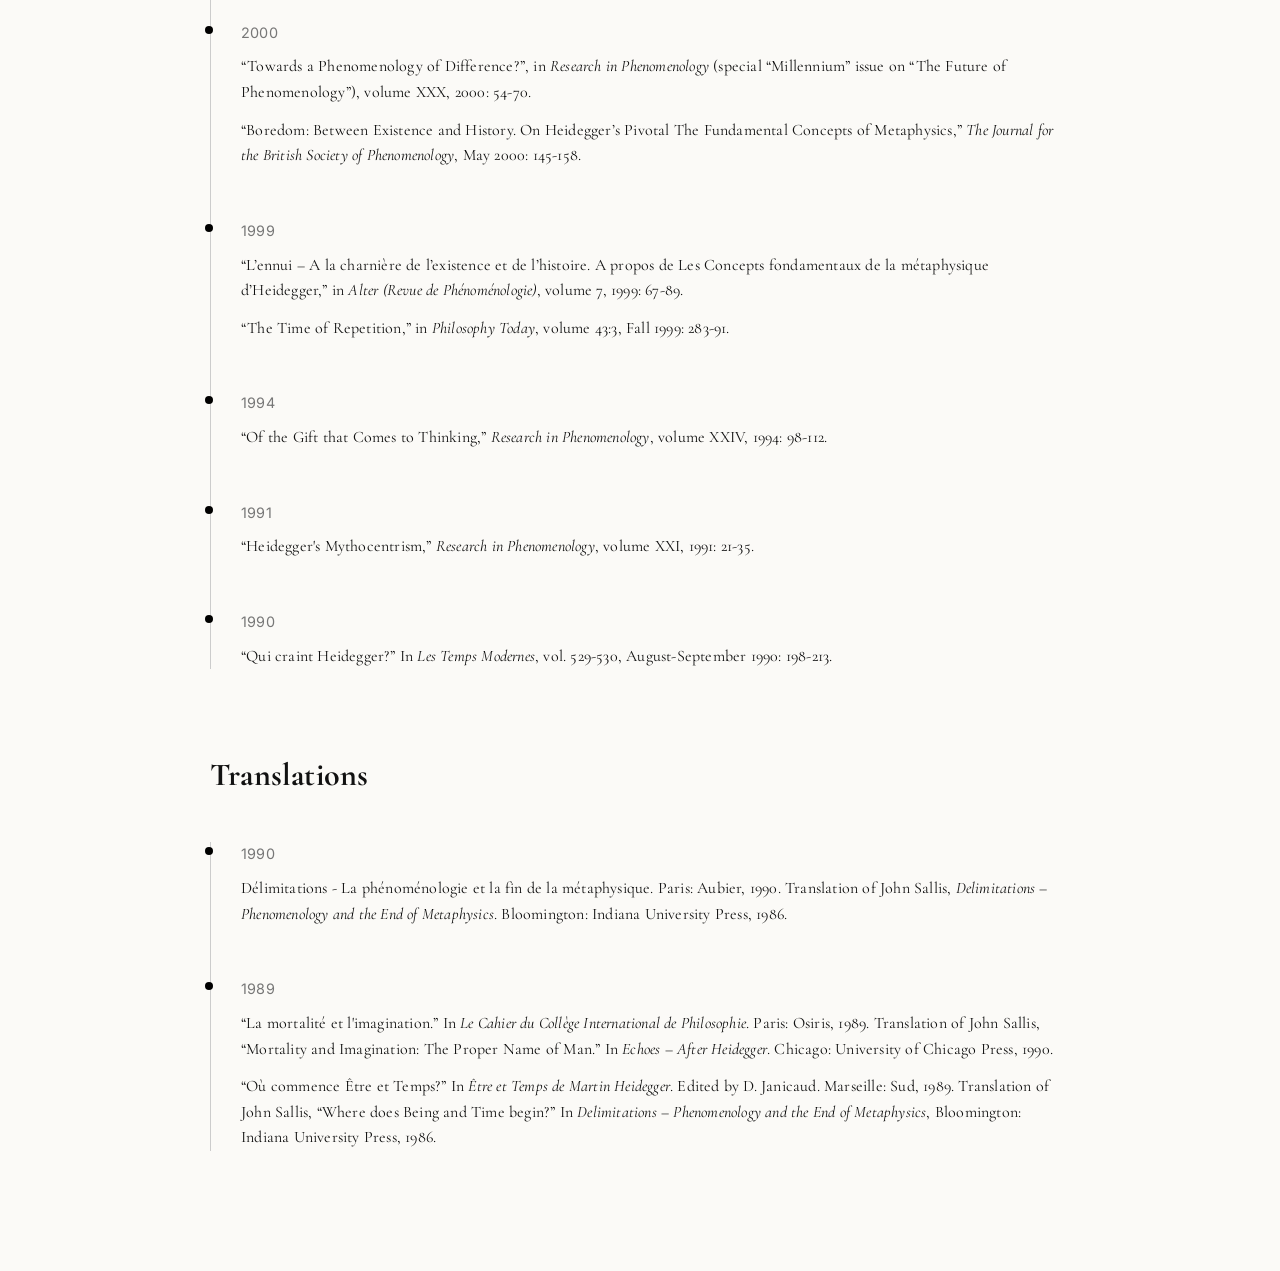
<file: research.html>
<!DOCTYPE html>
<html lang="en">
<head>
<meta charset="UTF-8">
<meta name="viewport" content="width=device-width, initial-scale=1.0">

<title>Research — Miguel de Beistegui</title>

<link href="https://fonts.googleapis.com/css2?family=Cormorant+Garamond:wght@400;500;600&family=Inter:wght@400;500&display=swap" rel="stylesheet">
<link rel="stylesheet" href="css/style.css">

</head>

<body>

<header>
    <nav>
        <div class="menu-toggle" onclick="toggleMenu()">☰</div>

        <a href="index.html" class="site-logo">Home</a>
        <div class="dropdown">
            <a href="#">About</a>
            <div class="dropdown-content">
                <a href="about.html#about-me">About me</a>
                <a href="about.html#autobiography">A Brief Philosophical Autobiography</a>
            </div>
        </div>
        <a href="itinerary.html">Philosophical Cartography</a>
        <a href="books.html">Books</a>
        <div class="dropdown active">
            <a href="research.html">Research</a>
            <div class="dropdown-content">
                <a href="#invited-papers">Papers & Lectures</a>
                <a href="#organization">Organization of Conferences</a>
                <a href="#book-chapters">Book Chapters</a>
                <a href="#articles">Articles in Academic Journals</a>
                <a href="#translations">Translations</a>
            </div>
        </div>
        <a href="media.html">Media & Events</a>
        <a href="contact.html">Contact</a>
    </nav>
</header>

<main>

<section class="research">

<div class="hero-text">
    <h1>Miguel <strong>de Beistegui</strong></h1>
    <p class="hero-subtitle">Philosopher</p>
</div>

<div class="controls">
    <input type="text" id="searchResearch" placeholder="Search research...">

    <div class="filters">
        <button onclick="filterResearch('all')" class="active">All</button>
        <button onclick="filterResearch('invited-papers')">Papers</button>
        <button onclick="filterResearch('organization')">Organization</button>
        <button onclick="filterResearch('book-chapters')">Chapters</button>
        <button onclick="filterResearch('articles')">Articles</button>
        <button onclick="filterResearch('translations')">Translations</button>
    </div>
</div>

<!-- ===== INVITED PAPERS ===== -->
<section class="research-section" id="invited-papers">
    <h2>Papers & Lectures</h2>

    <div class="timeline">
        <!-- 2026 -->
<div class="timeline-item">
    <div class="timeline-date">2026</div>
    <div class="timeline-content">
        <p>“Due regimi di pensiero, due forme di vita.” A paper presented at “‘Un metafisico puro.’ Deleuze nel centenario della nascità,” Università di Roma La Sapienza, 29–30 January 2026.</p>

        <p>“From Tragedy to Dystopia: Fiction in Times out of Joint.” A paper presented at “Literature and the Crisis of Democracy: Utopia, Dystopia, and the Politics of Imagination,” CCCB, Barcelona, 26–27 March 2026.</p>
    </div>
</div>

        <!-- 2024 -->
        <div class="timeline-item">
            <div class="timeline-date">2024</div>
            <div class="timeline-content">
                <p>“Crisis, Tragedy, and the State of Exception: Reading Carl Schmitt’s <em>Hamlet or Hecuba</em>.” Centre for Philosophy, Literature, and the Arts, The University of Warwick, 19 November 2024.</p>
                <p>“Response to Peter Wagner’s <em>Carbon Societies: The Social Logic of Fossil Fuels</em>.” BCNCT, Universitat Pompeu Fabra, 25 October 2024.</p>
                <p>“The Work of Art in the Age of Total Reproducibility: Reading Ishiguro’s <em>Klara and the Sun</em>.” Institut d’Estudis Catalans, Barcelona, 24 October 2024.</p>
                <p>“Climate, Capital, and Democracy in the Anthropocene.” CCCB, 21 March 2024. <a href="https://www.cccb.org/en/participants/file/miguel-de-beistegui/244237" target="_blank">↗</a></p>
            </div>
        </div>

        <!-- 2023 -->
        <div class="timeline-item">
            <div class="timeline-date">2023</div>
            <div class="timeline-content">
                <p>“A Philosophy of Crisis.” A talk and discussion at the Copenhagen Business School, 24 October 2023.</p>
                <p>“Crisis, Critique, and Tragedy: Philosophical Readings of <em>Hamlet</em>.” Two talks at the Department of Aesthetics, The University of Tokyo, 5 and 6 October 2023.</p>
            </div>
        </div>

        <!-- 2022 -->
        <div class="timeline-item">
            <div class="timeline-date">2022</div>
            <div class="timeline-content">
                <p>“Proust y la filosofía.” A talk at the Ateneu Barcelonès, 12 December 2022. <a href="https://www.youtube.com/watch?v=3Gk14tRDj3w" target="_blank">↗</a></p>
                <p>“The Government of Desire”. University of Barcelona (UB), 23 November 2022. Discussion panel with Laura Llevadot, Sonia Arribas, and Daniel Gamper on my three books on desire (<em>The Government of Desire: A Genealogy of the Liberal Subject</em>, <em>Lacan: A Genealogy</em>, and <em>L’élan du désir</em>).</p>
                <p>“On the Manifold Meaning of the Concept of Crisis.” International conference “So You Call This Normal? Phenomenological Responses,” 23-24 June 2022, University of Beira Interior, Portugal. <a href="http://www.ubi.pt/Evento/10940" target="_blank">↗</a></p>
                <p>“Crisis: A Philosophical Approach?” Research Forum, Department of Social and Political Science, Universitat Pompeu Fabra, 13 January 2022.</p>
            </div>
        </div>

        <!-- 2021 -->
        <div class="timeline-item">
            <div class="timeline-date">2021</div>
            <div class="timeline-content">
                <p>“Fiction in a Time of Crisis: the Case of Ishiguro.” Workshop “Ambivalent Imaginaries of the Future: Ustopias in Speculative and Science Fiction,” Universitat Pompeu Fabra, 25 November 2021.</p>
                <p>“La filosofía en tiempo de crisis.” Talk and discussion with Prof. Amalia Boyer, XXIV Cátedra Europa, 21 October 2021.</p>
                <p>“Let’s Not Be Stupid.” Keynote Address, 13th International Deleuze and Guattari Conference, Prague, 5 July 2021.</p>
            </div>
        </div>

        <!-- 2020 -->
        <div class="timeline-item">
            <div class="timeline-date">2020</div>
            <div class="timeline-content">
                <p><em>The Government of Desire: A Genealogy of the Liberal Subject</em>. Book panel on my monograph, DePaul University, Chicago, 24 April 2020.</p>
            </div>
        </div>

        <!-- 2019 -->
        <div class="timeline-item">
            <div class="timeline-date">2019</div>
            <div class="timeline-content">
                <p>“On the Concept of Crisis:” individual papers and roundtable discussion, Warwick Continental Philosophy Conference, 27 June 2019.</p>
                <p><em>The Government of Desire: A Genealogy of the Liberal Subject</em>. Book panel on my monograph, Warwick Continental Philosophy Conference, 28 June 2019.</p>
            </div>
        </div>

        <!-- 2018 -->
        <div class="timeline-item">
            <div class="timeline-date">2018</div>
            <div class="timeline-content">
                <p>“Deleuze et le désir.” Les rencontres philosophiques de Monaco, 7 June 2018. <a href="https://philomonaco.com/intervenant/miguel-de-beistegui/" target="_blank">↗</a></p>
                <p>“Desire and Critique:” Conference “Foucault/Deleuze. Cartografie del presente,” Pisa, Scuola normale superiore, 24 May 2018.</p>
                <p>“The Government of Desire: A Genealogy of the Liberal Subject.” Annual Northern Theory School Public Lecture, University of Lancaster, 21 March 2018.</p>
            </div>
        </div>

        <!-- 2017 -->
        <div class="timeline-item">
            <div class="timeline-date">2017</div>
            <div class="timeline-content">
                <p>“Heidegger, le temps d’une pensée:” Conference “Heidegger Aujourd’hui,” Université Laval, Canada, 20-23 September 2017. <a href="https://www.youtube.com/watch?v=DgLPZP_L7OA&index=13&list=PLugB1MS_MqD5cQqkYR7_DI" target="_blank">↗</a></p>
            </div>
        </div>

        <!-- 2016 -->
        <div class="timeline-item">
            <div class="timeline-date">2016</div>
            <div class="timeline-content">
                <p>“Faire faire, faire jouer, faire fuir: resisting (neo)liberal governmentality,” International Workshop “Collective Resistance with and Beyond Foucault,” KU Leuven, 17-18 November 2016.</p>
                <p>“The Government of Desire: Foucault and the Trials of Liberalism,” Post-Kantian Philosophy Seminar, Oxford University, 14 June 2016.</p>
                <p>“Le gouvernement du désir: Foucault à l’épreuve du libéralisme,” International Workshop “Michel Foucault et la subjectivation,” Université de Paris-Est Créteil, 1 June 2016.</p>
            </div>
        </div>

        <!-- 2015 -->
        <div class="timeline-item">
            <div class="timeline-date">2015</div>
            <div class="timeline-content">
                <p>“‘The Tangled Knot of Desire and the Law’: Lacan from a Genealogical Perspective,” Dialectical Thinking in the Humanities Seminar, Mahindra Humanities Center, Harvard University, 16 September 2015.</p>
                <p>“The Government of Desire: A Genealogical Perspective,” Keynote Address, Third Annual Conference of the Centre for Phenomenology in South Africa, 27-29 March 2015, University of Johannesburg.</p>
            </div>
        </div>

                <!-- 2014 -->
        <div class="timeline-item">
            <div class="timeline-date">2014</div>
            <div class="timeline-content">
                <p>“Foucauldian Genealogies of Desire: Interest, Instinct, and the Law,” Institute for Comparative Literature and Society, Institute for Research on Women, Gender and Sexuality, Dept. of Anthropology and Dept. of Religion, Columbia University, New York City, 10 November 2014.</p>
                <p>“The Ontology of Metaphor,” International Conference “Writing Itself,” Centre for Research in the Arts, Social Sciences, and Humanities, University of Cambridge, 1-2 July 2014.</p>
                <p>“The Subject of Truth: on Foucault’s Lectures on the Will to Know,” International Conference “Michel Foucault: the Masked Philosopher,” Tel Aviv/Jerusalem, 8-9 June 2014.</p>
            </div>
        </div>

        <!-- 2013 -->
        <div class="timeline-item">
            <div class="timeline-date">2013</div>
            <div class="timeline-content">
                <p>“Spinoza and the Hydraulic Discipline of Affects. From the theological-political to the economic regime of Desire” (with Chiara Bottici), Faculty of Fine, Applied and Performing Arts, University of Gothenburg, Sweden, 10 December 2013.</p>
                <p>“From the Writing of Desire to the Desire of Writing,” Marcel Proust Symposium, Moderna Museet, Stockholm, 6-7 December 2013.</p>
                <p>“Desire within and Beyond Biopolitics,” Third Workshop Leverhulme Project in Bioethics and Biopolitics, University of Warwick, Palazzo Pesaro Papafava, Venice, 19-20 September 2013.</p>
                <p>“Desire within and beyond Biopolitics,” Fourth Latin-American Conference on Biopolitics, Bogotá, Colombia, 3-6 September 2013.</p>
                <p>“The Historical Regime: Spinoza and the Hydraulic Discipline of Desire” (with Chiara Bottici), International Conference “Spinoza e la Storia,” Università degli Studi di Milano, Milan, 17-19 June 2013.</p>
                <p>“Phénoménologie ou morphologie du désir?” The French Institute, Copenhagen, 14 March 2013.</p>
                <p>“Foucault, Philosophy, History,” Doctoral seminar, University of Copenhagen, 14 March 2013.</p>
                <p>“The New Critique of Political Economy,” Workshop on Bernard Stiegler, Centre for Research in Philosophy, Literature, and the Arts, University of Warwick, 25 January 2013.</p>
            </div>
        </div>

        <!-- 2012 -->
        <div class="timeline-item">
            <div class="timeline-date">2012</div>
            <div class="timeline-content">
                <p>“Responses” to Dr. Duncan Large and Dr. Paul Davies on <em>Proust as Philosopher: The Art of Metaphor</em> (Routledge, 2012) and <em>Aesthetics After Metaphysics: From Mimesis to Metaphor</em> (Routledge, 2012), University of Warwick, 20 November 2012.</p>
                <p>“Desire within and beyond Biopolitics,” International Conference The Biopolitical Condition, The New School for Social Research & Italian Cultural Institute, New York, 9-10 November 2012.</p>
                <p>“The French Phenomenology of Desire,” André Schuwer Memorial Annual Lecture, Society for Phenomenology and Existential Philosophy, Rochester, NY, 3 November 2012.</p>
                <p>“Les scènes archaïques du désir,” Department of Philosophy, École normale supérieure, Paris, 11 May 2012.</p>
                <p>“Le sujet du désir: de Kojève à Levinas,” Lev Chestov Visiting Professor of the Philosophy Institute, Russian Academy of Science, Moscow, March 2012. <a href="http://iph.ras.ru/m_beistegui.htm" target="_blank">↗</a></p>
            </div>
        </div>

        <!-- 2011 -->
        <div class="timeline-item">
            <div class="timeline-date">2011</div>
            <div class="timeline-content">
                <p>“Aesthetics After Metaphysics: from Mimesis to Metaphor,” New School for Social Research, New York, September 2011; Keynote, First International Conference of Philosophy of Lisbon, October 2011.</p>
            </div>
        </div>

        <!-- 2010 -->
        <div class="timeline-item">
            <div class="timeline-date">2010</div>
            <div class="timeline-content">
                <p>“Renverser le platonisme: pensée de l’image et image de la pensée chez Gilles Deleuze,” International Conference “La géophilosophie de Gilles Deleuze, entre esthétiques et politiques,” Université de Lyon, France, 15-16 October 2010.</p>
                <p>“Création et modernité: une question contemporaine?” “Les journées Maurice Ravel,” Montfort l’Amaury, France, 2-3 October 2010.</p>
                <p>“Towards an Aesthetics of the Hypersensible,” Keynote, “Heidegger in the 20th Century,” University College Dublin, 10-11 September 2010.</p>
            </div>
        </div>

        <!-- 2009 -->
        <div class="timeline-item">
            <div class="timeline-date">2009</div>
            <div class="timeline-content">
                <p>“Foucault on the Birth of Neoliberalism,” Macquarie University, Sydney, December 2009; The Forum for European Philosophy, LSE, March 2010.</p>
                <p>“The Force of the Work of Art: In Praise of Chillida,” Keynote, Australasian Society for Continental Philosophy, Melbourne, November 2009.</p>
                <p>“A Philosophical Perspective,” International Conference “The Intellectual Origins of the Financial Crisis,” Bard College, NY, October 2009.</p>
                <p>“Immanence and Desire,” Fifth International Workshop, European Network in Contemporary French Philosophy (“Deleuze-Simondon”), Warwick in Venice, September 2009.</p>
            </div>
        </div>

        <!-- 2008 -->
        <div class="timeline-item">
            <div class="timeline-date">2008</div>
            <div class="timeline-content">
                <p>“The Subject of Politics: Homo Economicus,” Collegium Phaenomenologicum, Città di Castello, Italy, July 2009.</p>
                <p>“Conversations Across Art and Science: the Case of Chillida,” Kettle’s Yard, Cambridge, May 2008.</p>
                <p>“The Erosion of Democracy,” Philosophy Department, University of Memphis, April 2008.</p>
                <p>“Ontology and Ethics in Deleuze,” Graduate Seminar, Philosophy Department, Emory University, April 2008.</p>
                <p>“Deleuze’s Spinozism,” Institute for the History of Philosophy, Emory University, April 2008.</p>
            </div>
        </div>

                <!-- 2007 -->
        <div class="timeline-item">
            <div class="timeline-date">2007</div>
            <div class="timeline-content">
                <p>“Dress or Patchwork? Structure and Unity of <em>In Search of Lost Time</em>,” English Department, University of Edinburgh, October 2007; Department of French and Francophone Studies, Louisiana State University, April 2008.</p>
                <p>“Assemblages: In Praise of Eduardo Chillida,” International Symposium for Hermeneutics, Universität Freiburg, Germany, June 2007; Centre for Research in Philosophy, Literature, and the Arts, February 2008.</p>
            </div>
        </div>

        <!-- 2006 -->
        <div class="timeline-item">
            <div class="timeline-date">2006</div>
            <div class="timeline-content">
                <p>“A Response to D. Morris, “Truth and Genesis as Differential ‘Grounds’ of Philosophy” and W. Froman, “Comments on M. de Beistegui’s <em>Truth and Genesis</em>,” Panel devoted to <em>Truth and Genesis</em> (Indiana University Press, 2004), Society for Phenomenology and Existential Philosophy, October 2005.</p>
                <p>“Proustian Metaphors,” Department of Philosophy, New School, New York; Department of German and Slavic Languages, Department of French and Comparative Literature, University of Colorado at Boulder, October 2005.</p>
                <p>“The Deleuzian Image of Thought,” Department of Comparative Literature, SUNY Buffalo, October 2005.</p>
            </div>
        </div>

        <!-- 2004 -->
        <div class="timeline-item">
            <div class="timeline-date">2004</div>
            <div class="timeline-content">
                <p>“Truth and Genesis: Philosophy as Differential Ontology,” <em>Continental Drift: European Philosophy in Britain</em>, Middlesex University, May 2004.</p>
                <p>“Proust on Metaphor and Imagination,” Colloquium for European Philosophy, University of Warwick, December 2003.</p>
            </div>
        </div>

        <!-- 2003 -->
        <div class="timeline-item">
            <div class="timeline-date">2003</div>
            <div class="timeline-content">
                <p>“Le dispositif et le secret: Janicaud aux prises avec Heidegger,” International Conference “Journées Dominique Janicaud,” Nice, September 2003.</p>
                <p>“Deleuze, or the Surplus of Immanence,” Collegium Phaenomenologicum, July 2003.</p>
                <p>“Questioning Politics,” International Conference “Heidegger as Political Thinker,” European Research Institute, University of Birmingham, June 2003.</p>
            </div>
        </div>

        <!-- 2002 -->
        <div class="timeline-item">
            <div class="timeline-date">2002</div>
            <div class="timeline-content">
                <p>“Heidegger’s Relation to biology,” Université de Nice, France, June 2002 (Nice/Warwick workshop “Heidegger and Science”).</p>
                <p>“Philosophy and Architecture,” Architecture School, Ljubljana, Slovenia, May 2002.</p>
            </div>
        </div>

        <!-- 2001 -->
        <div class="timeline-item">
            <div class="timeline-date">2001</div>
            <div class="timeline-content">
                <p>“The Duplicity of Dasein in Heidegger’s Contributions to Philosophy,” American Philosophical Association, Atlanta, December 2001.</p>
                <p>“Nature Otherwise: A Response to John Sallis’ <em>Force of Imagination</em>,” Society for Phenomenology and Existential Philosophy, Baltimore, October 2001.</p>
                <p>“Science, Servant of Philosophy?” Université de Nice, Nice, France, June 2001.</p>
                <p>“Three lectures on Heidegger: Science, Art and Architecture,” Department of Aesthetics, Helsinki University, Helsinki, Finland, May 2001.</p>
            </div>
        </div>

        <!-- 2000 -->
        <div class="timeline-item">
            <div class="timeline-date">2000</div>
            <div class="timeline-content">
                <p>“The Fissure of Being: Heidegger’s Analysis of the Zeit-Raum in his Contributions to Philosophy,” Collegium Phaenomenologicum, July 2000.</p>
                <p>“Heidegger before Politics,” Van Leer Jerusalem Institute, Goethe Institut of Jerusalem, Franz Rosenzweig Research Center, Hebrew University, Center for German Studies, Ben-Gurion University, First International Conference on Heidegger in Israel, Jerusalem, January 2000.</p>
            </div>
        </div>

        <!-- 1999 -->
        <div class="timeline-item">
            <div class="timeline-date">1999</div>
            <div class="timeline-content">
                <p>“Towards a Phenomenology of Difference?” Dundee University, November 1999.</p>
                <p>“L’ennui – A la charnière de l’existence et de l’histoire; A propos des Concepts Fondamentaux d’Heidegger,” Université de Paris-XII Créteil, January 1999.</p>
            </div>
        </div>

        <!-- 1998 -->
        <div class="timeline-item">
            <div class="timeline-date">1998</div>
            <div class="timeline-content">
                <p>“A Response to W. Brogan, “Thinking with Pain: a Presentation on Miguel de Beistegui’s <em>Heidegger and the Political</em>” and F. Schalow, “Comments on Heidegger and the Political,” Panel devoted to <em>Heidegger and the Political</em>, Society for Phenomenology and Existential Philosophy, Denver, USA, October 1998.</p>
                <p>“As if Transposed to a New Shore: A Few Words on Translation,” Collegium Phaenomenologicum, Perugia, Italy, July 1998.</p>
                <p>“Art, Sister of Philosophy,” University of Sussex, March 1998.</p>
                <p>“Heidegger, Nietzsche et la question de la valeur,” Université de Nice, February 1998.</p>
            </div>
        </div>

        <!-- 1997 -->
        <div class="timeline-item">
            <div class="timeline-date">1997</div>
            <div class="timeline-content">
                <p>“Art, Sister of Philosophy,” Collegium Phaenomenologicum, Perugia, Italy, July 1997.</p>
            </div>
        </div>

        <!-- 1996 -->
        <div class="timeline-item">
            <div class="timeline-date">1996</div>
            <div class="timeline-content">
                <p>“Bored to Tears: On Heidegger’s Pivotal <em>The Fundamental Concepts of Metaphysics</em>,” Heidegger Circle, Pennsylvania State University, University Park, USA, May 1996.</p>
                <p>“Archaic Politics: Heidegger's Rectorship,” Middlesex University, London, February 1996.</p>
            </div>
        </div>

        <!-- 1995 -->
        <div class="timeline-item">
            <div class="timeline-date">1995</div>
            <div class="timeline-content">
                <p>“Heidegger’s Confrontation with Nietzsche around the Question of Nihilism,” Conference on Nihilism, University of Warwick, Coventry, November 1995.</p>
                <p>“Heidegger's Silence,” Institute for Contemporary Art, London, March 1995.</p>
            </div>
        </div>
</section>

<!-- ===== ORGANIZATION ===== -->
<section class="research-section" id="organization">
    <h2>Organization of Conferences & Visits</h2>
    <div class="timeline">

        <!-- 2024 -->
        <div class="timeline-item">
            <div class="timeline-date">2024</div>
            <div class="timeline-content">
                <p>“Patologías de la sociedad capitalista y el auge del autoritarismo: aproximación a las ustopias en Atwood, Houellebecq e Ishiguro” (with Camil Ungureanu and Núria Sara Miras Boronat), Institut d’Estudis Catalans, Barcelona, 24 October 2024.</p>
            </div>
        </div>

        <!-- 2017-2019 -->
        <div class="timeline-item">
            <div class="timeline-date">2017-2019</div>
            <div class="timeline-content">
                <p>Philosophy in a Time of Crisis. List of conferences, workshops, panels, distinguished speakers’ series, and written contributions: <a href="https://www.philosophyx.co.uk/" target="_blank">https://www.philosophyx.co.uk/</a></p>
            </div>
        </div>

        <!-- 2013 -->
        <div class="timeline-item">
            <div class="timeline-date">2013</div>
            <div class="timeline-content">
                <p>“Desire and Pleasure” (with G. Bianco and M. Gracieuse): third and final workshop of The Leverhulme Project in Bioethics and Biopolitics, The University of Warwick, Venice, 19-20 September 2013.</p>
            </div>
        </div>

        <!-- 2012 -->
        <div class="timeline-item">
            <div class="timeline-date">2012</div>
            <div class="timeline-content">
                <p>“Ageing and Dying” (with G. Bianco and M. Gracieuse): second workshop of The Leverhulme Project in Bioethics and Biopolitics, The University of Warwick, Venice, 15-16 September 2012.</p>
            </div>
        </div>

        <!-- 2011 -->
        <div class="timeline-item">
            <div class="timeline-date">2011</div>
            <div class="timeline-content">
                <p>“The Normal and the Pathological” (with G. Bianco and M. Gracieuse): first workshop of The Leverhulme Project in Bioethics and Biopolitics, The University of Warwick, 26-27 September 2011.</p>
                <p>“The Vincent and Elizabeth Meyer Visiting Professorship in the Philosophy of Music,” 10-14 January 2011: secured funding to invite Prof. Lydia Goehr, Columbia University, for a graduate seminar, a talk at the CRPLA, and a one-day symposium (“The Figure of Four”) followed by a concert from the Coull Quartet.</p>
            </div>
        </div>

        <!-- 2010 -->
        <div class="timeline-item">
            <div class="timeline-date">2010</div>
            <div class="timeline-content">
                <p>“Foucault” (with M. Carbone, A. Davidson and F. Worms): sixth international workshop of the European Network in Contemporary French Philosophy, Università degli Studi di Pisa, 15-17 April 2010.</p>
                <p>“Cavaillès-Lautman-Canguilhem” (with M. Carbone, A. Davidson and F. Worms): fifth international workshop of the European Network in Contemporary French Philosophy, école normale supérieure, Paris, 22-23 January 2010.</p>
            </div>
        </div>

        <!-- 2009 -->
        <div class="timeline-item">
            <div class="timeline-date">2009</div>
            <div class="timeline-content">
                <p>“Deleuze-Simondon” (with M. Carbone, A. Davidson and F. Worms): fourth international workshop of the European Network in Contemporary French Philosophy, Warwick in Venice, Palazzo Pesaro-Papafava, Venice, 18-19 September 2009.</p>
                <p>“De Brunschvicg à Bachelard” (with M. Carbone, A. Davidson and F. Worms): third international workshop of the European Network in Contemporary French Philosophy, école normale supérieure, Paris, 6-7 February 2009.</p>
            </div>
        </div>

        <!-- 2008 -->
        <div class="timeline-item">
            <div class="timeline-date">2008</div>
            <div class="timeline-content">
                <p>“Merleau-Ponty; penser sans dualismes aujourd’hui” (with M. Carbone, A. Davidson and F. Worms): second international workshop of the European Network in Contemporary French Philosophy, Università degli Studi di Milano and Università degli Studi di Pavia, Milan and Pavia, 25-27 September 2008.</p>
                <p>“Bergson and Bergsonism” (with M. Carbone, A. Davidson and F. Worms): first international workshop of the European Network in Contemporary French Philosophy, The French Institute, London, 4-6 April 2008.</p>
            </div>
        </div>

        <!-- 2006 -->
        <div class="timeline-item">
            <div class="timeline-date">2006</div>
            <div class="timeline-content">
                <p>“Proust et la philosophie aujourd’hui” (with Mauro Carbone and Eleonora Sparvoli): international conference, Palazzo Feltrinelli, Università degli Studi di Milano, Gargnano del Garda, Italy, September 2006.</p>
            </div>
        </div>

        <!-- 2003 -->
        <div class="timeline-item">
            <div class="timeline-date">2003</div>
            <div class="timeline-content">
                <p>“Merleau-Ponty and the Philosophy of Nature”: international workshop, The University of Warwick, May 2003.</p>
            </div>
        </div>

        <!-- 2001-2002 -->
        <div class="timeline-item">
            <div class="timeline-date">2001-2002</div>
            <div class="timeline-content">
                <p>“Heidegger’s Confrontation with Science”: series of four workshops with Department of Philosophy, University of Nice, France, part of C.N.R.S./British Academy grant for joint projects, Warwick-Nice.</p>
            </div>
        </div>

        <!-- 1999 -->
        <div class="timeline-item">
            <div class="timeline-date">1999</div>
            <div class="timeline-content">
                <p>“Phenomenological Life, Material Life” (Collegium Phaenomenologicum): three-week international conference, Città di Castello, Umbria, Italy.</p>
            </div>
        </div>

        <!-- 1997 -->
        <div class="timeline-item">
            <div class="timeline-date">1997</div>
            <div class="timeline-content">
                <p>“The Ends of Art”: international two-day conference, funded by the British Academy and French Embassy in London, University of Warwick, June 1997.</p>
            </div>
        </div>

        <!-- 1995 -->
        <div class="timeline-item">
            <div class="timeline-date">1995</div>
            <div class="timeline-content">
                <p>“Philosophy and Tragedy,” international two-day conference, The University of Warwick, May 1995. Papers published in <em>Philosophy and Tragedy</em> (Miguel de Beistegui and Simons Sparks, eds.), London, Routledge, 2000.</p>
            </div>
        </div>

    </div>
</section>

<!-- ===== BOOK CHAPTERS ===== -->
<section class="research-section" id="book-chapters">
    <h2>Book Chapters</h2>
    <div class="timeline">

        <!-- 2026 -->
<div class="timeline-item">
    <div class="timeline-date">2026</div>
    <div class="timeline-content">
        <p>“Psychoanalysis: ‘Dispositif’ or ‘Counter-Science’?” In <em>The Foucauldian Mind</em>. Edited by Daniele Lorenzini. London: Routledge, forthcoming (2026).</p>
    </div>
</div>

        <!-- 2024 -->
        <div class="timeline-item">
            <div class="timeline-date">2024</div>
            <div class="timeline-content">
                <p>“Desire in Modern French Philosophy.” In <em>The Oxford Handbook of Modern French Philosophy</em>. Edited by Mark Sinclair and Daniel Whistler. Oxford: Oxford University Press, 2024. Pp. 586-602.</p>
            </div>
        </div>

        <!-- 2019 -->
        <div class="timeline-item">
            <div class="timeline-date">2019</div>
            <div class="timeline-content">
                <p>“From the Writing of Desire to the Desire of Writing: Reflections on Proust.” In <em>Somatic Desire: Recovering Corporeality in Contemporary Thought</em>. Edited by Horton, Sarah and Mendelsohn, Stephen and Rojcewicz, Christine and Kearney, Richard. Lanham/Boulder/New York/London: Lexington Books, 2019. Pp. 183-200.</p>
            </div>
        </div>

        <!-- 2018 -->
        <div class="timeline-item">
            <div class="timeline-date">2018</div>
            <div class="timeline-content">
                <p>“A Book? What Book? Deleuze and Guattari on The Rhizome.” In <em>A Thousand Plateaus and Philosophy</em>. Edited by Jeffrey Bell, Henry Somers-Hall and James Williams. Edinburgh: Edinburgh University Press, 2018. Pp. 9-27.</p>
                <p>“Spinoza and the Hydraulic Discipline of Affects: From the Theologico-Political to the Neoliberal Regime of Desire” (with Chiara Bottici). In <em>Spinoza’s Authority, Volume II: Resistance and Power in the Political Treatises</em>. Edited by Dimitris Vardoulakis. London: Bloomsbury, 2018.</p>
            </div>
        </div>

        <!-- 2016 -->
        <div class="timeline-item">
            <div class="timeline-date">2016</div>
            <div class="timeline-content">
                <p>“The Government of Desire.” In <em>Foucault and the Making of Subjects</em>. Edited by Laura Cremonesi, Orazio Irrera, Daniele Lorenzini, and Martina Tazzioli. London: Rowman & Littlefield, 2016. Pp. 139-162.</p>
            </div>
        </div>

        <!-- 2014 -->
        <div class="timeline-item">
            <div class="timeline-date">2014</div>
            <div class="timeline-content">
                <p>“Desire Within and Beyond Biopolitics.” In <em>The Care of Life: Transdisciplinary Perspectives in Bioethics and Biopolitics</em>. Edited by M. de Beistegui, G. Bianco, and M. Gracieuse. London: Rowman & Littlefield, 2014. Pp. 241-260.</p>
            </div>
        </div>

        <!-- 2013 -->
        <div class="timeline-item">
            <div class="timeline-date">2013</div>
            <div class="timeline-content">
                <p>“Philosophy.” In <em>The Cambridge Foucault Lexicon</em>. Edited by Len Lawlor and John Nale. Cambridge: Cambridge University Press, 2013.</p>
            </div>
        </div>

        <!-- 2012 -->
        <div class="timeline-item">
            <div class="timeline-date">2012</div>
            <div class="timeline-content">
                <p>“The Deleuzian Reversal of Platonism.” In <em>The Cambridge Companion to Gilles Deleuze</em>. Edited by Henry Somers-Hall and Dan Smith. Cambridge: Cambridge University Press, 2012. Pp. 55-81.</p>
            </div>
        </div>

        <!-- 2010 -->
        <div class="timeline-item">
            <div class="timeline-date">2010</div>
            <div class="timeline-content">
                <p>“The Early Heidegger.” In <em>The History of Continental Philosophy, Volume 3: The New Century: Bergsonism, Phenomenology, and Responses to Modern Science</em>. Edited by Keith Ansell-Pearson and Alan D. Schrifft. Oxon: Acumen, 2010. Pp. 187-212.</p>
                <p>“Per un’estetica della metafora.” In <em>La sartoria di Proust</em>. Edited by Dario Ferrari and Paolo Godani. Pisa: Edizioni ETS, 2010. Pp. 17-46.</p>
            </div>
        </div>

        <!-- 2008 -->
        <div class="timeline-item">
            <div class="timeline-date">2008</div>
            <div class="timeline-content">
                <p>“Robe ou patchwork? Plan et unité de À la recherche du temps perdu.” In <em>Proust et la philosophie aujourd’hui</em>. Edited by M. Carbone and E. Sparvoli. Pisa: Edizioni ETS, 2008. Pp. 33-45.</p>
            </div>
        </div>

        <!-- 2006 -->
        <div class="timeline-item">
            <div class="timeline-date">2006</div>
            <div class="timeline-content">
                <p>“Le dispositif et le secret: Janicaud aux prises avec Heidegger.” In <em>Dominique Janicaud. L’intelligence du partage</em>. Edited by Françoise Dastur. Paris: Belin, 2006. Pp. 87-105.</p>
            </div>
        </div>

        <!-- 2005 -->
        <div class="timeline-item">
            <div class="timeline-date">2005</div>
            <div class="timeline-content">
                <p>“Heidegger” and “Difference.” In <em>The Edinburgh Dictionary of Continental Philosophy</em>. Edited by John Protevi. Edinburgh: Edinburgh University Press, 2005.</p>
                <p>“The Ontological Dispute: Badiou, Heidegger, Deleuze.” In <em>Badiou: Philosophy under Conditions</em>. Edited by G. Riera. Albany: SUNY, 2005. Pp. 45-58.</p>
            </div>
        </div>

        <!-- 2002 -->
        <div class="timeline-item">
            <div class="timeline-date">2002</div>
            <div class="timeline-content">
                <p>“Homo Heideggerians.” In <em>Heidegger and Practical Philosophy</em>. Edited by D. Pettigrew and F. Raffoul. Albany: SUNY Press, 2002. Pp. 117-131.</p>
            </div>
        </div>

        <!-- 2000 -->
        <div class="timeline-item">
            <div class="timeline-date">2000</div>
            <div class="timeline-content">
                <p>“Hegel’s Tragic Thought.” In <em>Philosophy and Tragedy</em>. Edited by M. de Beistegui and S. Sparks. London: Routledge, 2000. Pp. 11-37.</p>
            </div>
        </div>

        <!-- 1997 -->
        <div class="timeline-item">
            <div class="timeline-date">1997</div>
            <div class="timeline-content">
                <p>“Sacrifice Revisited.” In <em>On the Work of Jean-Luc Nancy: the Sense of Philosophy</em>. Edited by D. Sheppard, S. Sparks and C. Thomas. London: Routledge, 1997. Pp. 157-173.</p>
            </div>
        </div>

    </div>
</section>

<!-- ===== ARTICLES ===== -->
<section class="research-section" id="articles">
    <h2>Articles in Academic Journals</h2>
    <div class="timeline">

        <!-- 2028 -->
<div class="timeline-item">
    <div class="timeline-date">2028</div>
    <div class="timeline-content">
        <p>“Literature in the Age of Total and Accelerated Reproducibility: On Ishiguro’s <em>Klara and the Sun</em>,” <em>Angelaki</em>, 33.5 (2028). Forthcoming.</p>
    </div>
</div>

        <!-- 2025 -->
        <div class="timeline-item">
            <div class="timeline-date">2025</div>
            <div class="timeline-content">
                <p>“Regimes of Crisis,” in <em>In Defense of Crises</em>, ed. Costica Bradatan and Camil Ungureanu, <em>Angelaki. A Theoretical Journal of Humanities</em> 30, no. 1 (2025).</p>
            </div>
        </div>

        <!-- 2024 -->
        <div class="timeline-item">
            <div class="timeline-date">2024</div>
            <div class="timeline-content">
                <p>“Petite philosophie de la métaphore,” in <em>Thinking (with) ‘Literature’: Issues and Models of ‘Philosophy and Literature’</em>, ed. Adriano Ardovino, Guido Baggio, Luca Illetterati, Giusi Strummiello, <em>Itinerari</em> LXIII (2024): 21-33.</p>
                <p>“D’un désir, d’une vérité l’autre, ou ce que la Recherche fait à la philosophie,” in <em>Les philosophes parlent de Proust</em>, ed. Édouard Mehl (avec la collaboration de Luc Fraisse), <em>Revue d’études proustiennes</em> 20, no. 2 (2024): 145-158.</p>
            </div>
        </div>

        <!-- 2022 -->
        <div class="timeline-item">
            <div class="timeline-date">2022</div>
            <div class="timeline-content">
                <p>“Towards a Philosophy of Crisis,” <em>Research in Phenomenology</em>, Volume 52, Issue 2 (2022): 155-182. doi: https://doi.org/10.1163/15691640-12341494.</p>
            </div>
        </div>

        <!-- 2021 -->
        <div class="timeline-item">
            <div class="timeline-date">2021</div>
            <div class="timeline-content">
                <p>“Desire in and Beyond Liberalism: From Normative to Algorithmic and Neuro-Power,” <em>Philosophy Today</em>, Volume 65, Issue 4 (Fall 2021): 951-970.</p>
                <p>“The Politics of Indignation: A Spinozist Perspective,” in <em>Spinoza Today</em>, edited, with an introduction, by Frank Ruda and Agon Hamza, <em>Crisis and Critique</em>, Volume 8, Issue 1 (2021): 12-51.</p>
            </div>
        </div>

        <!-- 2016 -->
        <div class="timeline-item">
            <div class="timeline-date">2016</div>
            <div class="timeline-content">
                <p>“The Government of Desire: a Genealogical Perspective,” <em>Journal of the British Society for Phenomenology</em>, Vol. 47, No 2: 190-203.</p>
                <p>“Nel sifone del desiderio: Spinoza e la disciplina idraulica degli affetti” (with Chiara Bottici), in <em>Iride. Filosofia e discussione pubblica</em>, vol. 29, issue 78, May-August 2016: 243-266.</p>
            </div>
        </div>

        <!-- 2011 -->
        <div class="timeline-item">
            <div class="timeline-date">2011</div>
            <div class="timeline-content">
                <p>“From Plato to Deleuze: Towards an Aesthetics of the Hypersensible,” in <em>Parrhesia: a journal of critical philosophy</em> (2011). Special issue of the Australasian Society for Continental Philosophy.</p>
            </div>
        </div>

        <!-- 2014 -->
        <div class="timeline-item">
            <div class="timeline-date">2014</div>
            <div class="timeline-content">
                <p>“The Subject of Truth: on Foucault’s Lectures on the Will to Know.” In <em>Detti, Scritti & Corsi : la Filosofia di Michel Foucault (1984-2014)</em>. Edited by Rossano Pecoraro. Quadranti – Rivista Internazionale di Filosofia Contemporanea, Vol. II, No 1, 2014: 80-99 (www.rivistaquadranti.eu).</p>
            </div>
        </div>

        <!-- 2008 -->
        <div class="timeline-item">
            <div class="timeline-date">2008</div>
            <div class="timeline-content">
                <p>“Assemblages: In Praise of Eduardo Chillida”, in <em>Internationales Jahrbuch für Hermeneutik</em>, volume VII, 2008: 171-191.</p>
                <p>“Another Step, Another Direction: A Response to Zizek’s ‘Why Heidegger Made the Right Step in 1933,’” in <em>International Journal of Zizek Studies</em>, Vol. 1.4, 2008.</p>
                <p>“Expression and Immanence,” in P. Wolfendale (ed.), <em>Pli, The Warwick Journal of Philosophy</em>, Volume 19, 2008: 30-54.</p>
                <p>“Visions of Excess: Structure and Unity of Proust’s In Search of Lost Time”, in <em>theory@buffalo</em>, volume 12, 2008.</p>
                <p>“The Erosion of Democracy,” in <em>Research in Phenomenology</em>, volume XXXVIII, 2008: 157-173.</p>
            </div>
        </div>

        <!-- 2006 -->
        <div class="timeline-item">
            <div class="timeline-date">2006</div>
            <div class="timeline-content">
                <p>“Questioning Politics”, in <em>European Journal of Political Theory</em>, 2006, 6 (I), pp. 87-103.</p>
            </div>
        </div>

        <!-- 2005 -->
        <div class="timeline-item">
            <div class="timeline-date">2005</div>
            <div class="timeline-content">
                <p>“La science ‘au service’ de la philosophie? Science et philosophie à l’époque du ‘tournant’” and “Philosophie et biologie dans un esprit de ‘coopération’” in <em>Heidegger et les sciences</em>, special issue of <em>Noesis</em>, edited by Miguel de Beistegui and Françoise Dastur, 2005.</p>
                <p>“Science and Ontology: From Merleau-Ponty’s Reduction to Simondon’s Transduction”, in <em>Angelaki</em>, Special Issue “Continental Philosophy and the Sciences: the French Tradition” (Damian Veal, ed.), volume 10, number 2, August 2005.</p>
                <p>“Réduction et transduction: de Merleau-Ponty à Simondon”, <em>Chiasmi International</em>, volume 7, 2005.</p>
                <p>“The Vertigo of Immanence: Deleuze’s Spinozism”, <em>Research in Phenomenology</em>, volume XXXV, 2005.</p>
            </div>
        </div>

        <!-- 2003 -->
        <div class="timeline-item">
            <div class="timeline-date">2003</div>
            <div class="timeline-content">
                <p>“The transformation of the Sense of Dasein in Heidegger’s Contributions to Philosophy”, <em>Research in Phenomenology</em>, volume XXXIII, 2003.</p>
            </div>
        </div>

        <!-- 2002 -->
        <div class="timeline-item">
            <div class="timeline-date">2002</div>
            <div class="timeline-content">
                <p>“Heidegger in Kraj Arhitekture”, in <em>Phainomena, The Journal of the Phenomenological Society of Ljubljana</em>, volume 11, 2002: 189-224.</p>
            </div>
        </div>

        <!-- 2000 -->
        <div class="timeline-item">
            <div class="timeline-date">2000</div>
            <div class="timeline-content">
                <p>“Towards a Phenomenology of Difference?”, in <em>Research in Phenomenology</em> (special “Millennium” issue on “The Future of Phenomenology”), volume XXX, 2000: 54-70.</p>
                <p>“Boredom: Between Existence and History. On Heidegger’s Pivotal The Fundamental Concepts of Metaphysics,” <em>The Journal for the British Society of Phenomenology</em>, May 2000: 145-158.</p>
            </div>
        </div>

        <!-- 1999 -->
        <div class="timeline-item">
            <div class="timeline-date">1999</div>
            <div class="timeline-content">
                <p>“L’ennui – A la charnière de l’existence et de l’histoire. A propos de Les Concepts fondamentaux de la métaphysique d’Heidegger,” in <em>Alter (Revue de Phénoménologie)</em>, volume 7, 1999: 67-89.</p>
                <p>“The Time of Repetition,” in <em>Philosophy Today</em>, volume 43:3, Fall 1999: 283-91.</p>
            </div>
        </div>

        <!-- 1994 -->
        <div class="timeline-item">
            <div class="timeline-date">1994</div>
            <div class="timeline-content">
                <p>“Of the Gift that Comes to Thinking,” <em>Research in Phenomenology</em>, volume XXIV, 1994: 98-112.</p>
            </div>
        </div>

        <!-- 1991 -->
        <div class="timeline-item">
            <div class="timeline-date">1991</div>
            <div class="timeline-content">
                <p>“Heidegger's Mythocentrism,” <em>Research in Phenomenology</em>, volume XXI, 1991: 21-35.</p>
            </div>
        </div>

        <!-- 1990 -->
        <div class="timeline-item">
            <div class="timeline-date">1990</div>
            <div class="timeline-content">
                <p>“Qui craint Heidegger?” In <em>Les Temps Modernes</em>, vol. 529-530, August-September 1990: 198-213.</p>
            </div>
        </div>

    </div>
</section>

<!-- ===== TRANSLATIONS ===== -->
<section class="research-section" id="translations">
    <h2>Translations</h2>
    <div class="timeline">

        <!-- 1990 -->
        <div class="timeline-item">
            <div class="timeline-date">1990</div>
            <div class="timeline-content">
                <p>Délimitations - La phénoménologie et la fin de la métaphysique. Paris: Aubier, 1990. Translation of John Sallis, <em>Delimitations – Phenomenology and the End of Metaphysics</em>. Bloomington: Indiana University Press, 1986.</p>
            </div>
        </div>

        <!-- 1989 -->
        <div class="timeline-item">
            <div class="timeline-date">1989</div>
            <div class="timeline-content">
                <p>“La mortalité et l'imagination.” In <em>Le Cahier du Collège International de Philosophie</em>. Paris: Osiris, 1989. Translation of John Sallis, “Mortality and Imagination: The Proper Name of Man.” In <em>Echoes – After Heidegger</em>. Chicago: University of Chicago Press, 1990.</p>
                <p>“Où commence Être et Temps?” In <em>Être et Temps de Martin Heidegger</em>. Edited by D. Janicaud. Marseille: Sud, 1989. Translation of John Sallis, “Where does Being and Time begin?” In <em>Delimitations – Phenomenology and the End of Metaphysics</em>, Bloomington: Indiana University Press, 1986.</p>
            </div>
        </div>

    </div>
</section>

</main>

<script>
// Mantener funcionalidad dropdowns igual que en About
document.querySelectorAll('nav .dropdown').forEach(item=>{
    item.addEventListener('mouseenter',()=>item.classList.add('open'));
    item.addEventListener('mouseleave',()=>item.classList.remove('open'));
});
</script>

<script>
const searchResearch = document.getElementById('searchResearch');

if (searchResearch) {

    searchResearch.addEventListener('keyup', function() {

        const filter = this.value.toLowerCase().trim();
        const items = document.querySelectorAll('.timeline-item');

        let results = 0;

        items.forEach(item => {

            const fullText = item.textContent.toLowerCase();
            const year = item.querySelector('.timeline-date')?.textContent;

            let match = fullText.includes(filter);

            // 🔹 Detectar si es un año
            if (/^\d{4}$/.test(filter)) {
                match = year && year.includes(filter);
            }

            if (match) {
                item.style.display = '';
                results++;

                const textNodes = item.querySelectorAll('.timeline-content, .timeline-date');

textNodes.forEach(node => {

    let text = node.textContent;

    // quitar highlights previos de forma segura
    text = text.replace(/<\/?mark>/g, '');

    if (filter.length > 0 && !/^\d{4}$/.test(filter)) {
        const regex = new RegExp(`(${filter})`, 'gi');
        text = text.replace(regex, '<mark>$1</mark>');
    }

    node.innerHTML = text;
});

            } else {
                item.style.display = 'none';
            }

        });

        // 🔹 contador
        const counter = document.getElementById('resultsCount');
        if (counter) {
            counter.textContent = results + " results";
        }

    });

}
</script>

<script>
function filterResearch(section) {
    const sections = document.querySelectorAll('.research-section');
    const buttons = document.querySelectorAll('.filters button');

    // activar botón activo
    buttons.forEach(btn => btn.classList.remove('active'));

    document
        .querySelector(`.filters button[onclick="filterResearch('${section}')"]`)
        .classList.add('active');

    // mostrar/ocultar secciones
    sections.forEach(sec => {
        if (section === 'all') {
            sec.style.display = '';
        } else {
            sec.style.display = (sec.id === section) ? '' : 'none';
        }
    });
}
</script>

<script>
function toggleMenu() {
    document.querySelector("nav").classList.toggle("open");
}

// dropdowns en móvil
document.querySelectorAll(".dropdown > a").forEach(item => {
    item.addEventListener("click", function(e) {

        if (window.innerWidth <= 900) {
            e.preventDefault();
            this.parentElement.classList.toggle("open");
        }

    });
});
</script>

</body>
</html>
</file>
<file: css/style.css>
/* --- RESET BÁSICO --- */
* {
    margin: 0;
    padding: 0;
    box-sizing: border-box;
}

/* --- BODY --- */
body {
    font-family: 'Cormorant Garamond', serif;
    background-color: #fbfaf7;
    color: #111111;
    line-height: 1.65;
    max-width: 1100px;
    margin: 0 auto;
    padding: 40px 20px;
    letter-spacing: 0.2px;
}

/* --- MENU SUPERIOR --- */
header nav {
    display: flex;
    justify-content: flex-end;
    gap: 30px;
    margin-bottom: 60px;
    font-family: 'Inter', sans-serif;
    font-size: 14px;
}

header nav a {
    text-decoration: none;
    color: #111111;
    position: relative;
}

header nav a:hover::after {
    content: '';
    position: absolute;
    left: 0;
    bottom: -3px;
    width: 100%;
    height: 1px;
    background-color: #111111;
}

/* --- DROPDOWN MENU --- */
nav .dropdown {
    position: relative;
    display: inline-block;
}


nav .dropdown-content {
    display: none;
    position: absolute;
    top: 100%;
    left: 0;
    background-color: #fbfaf7;
    min-width: 220px;
    box-shadow: 0px 4px 6px rgba(0,0,0,0.1);
    z-index: 10;
    flex-direction: column;
}

nav .dropdown-content a {
    padding: 10px 20px;
    display: block;
    color: #111111;
    text-decoration: none;
    font-family: 'Inter', sans-serif;
    font-size: 14px;
}

nav .dropdown:hover .dropdown-content {
    display: flex;
}

nav .dropdown-content a:hover {
    background-color: #f0f0f0;
}

@media (max-width: 900px) {

    nav .dropdown {
        display: block;
        width: 100%;
        text-align: center;
    }

    nav .dropdown-content {
        position: static;     
        box-shadow: none;     
        min-width: auto;
        background: transparent;
        display: none;
    }

    nav .dropdown.open .dropdown-content {
        display: flex;
        flex-direction: column;
        gap: 5px;
        align-items: center;
    }

}

/* --- HERO (GLOBAL) --- */
.hero {
    display: flex;
    flex-wrap: wrap;
    gap: 40px;
    align-items: flex-start;
    margin-bottom: 40px;
}

.hero-text {
    flex: 1 1 60%;
    max-width: 700px;
}

.hero-text h1 {
    font-size: clamp(42px, 5vw, 64px);
    letter-spacing: -0.03em;
    font-weight: 400;
    line-height: 1.1;
    margin-bottom: 8px;
}

.hero-text h1 span {
    font-weight: 600;
}

.hero-subtitle {
    font-family: 'Inter', sans-serif;
    font-size: 14px;
    color: #444444;
    letter-spacing: 1px;
    margin-top: 10px;
    letter-spacing: 2px;
    text-transform: uppercase;
}

.hero-welcome {
    font-size: 18px;
    margin-top: 30px;
    max-width: 520px
    text-align: justify;
}

.hero-image {
    flex: 1 1 25%;
    display: flex;
    flex-direction: column;      
    align-items: flex-end;       
}

.hero-image img {
    max-width: 200px;
    width: 70%;
    height: auto;
    object-fit: cover;
    border-radius: 8px;
}

/* --- SECTION TITLES --- */
.section-title {
    font-family: 'Inter', sans-serif;
    font-size: 12px;
    letter-spacing: 2px;
    margin-bottom: 20px;
}

/* --- LATEST BOOK --- */
.latest-book {
    margin-top: 30px;
}

.latest-book hr {
    border: none;
    border-top: 1px solid #dcdcdc;
    margin: 20px 0;
}

.book-item {
    display: flex;
    flex-wrap: nowrap;
    gap: 50px;
    align-items: flex-start;
    padding: 10px 0;
}

.book-item img {
    order: 1;
}

.book-text {
    order: 2;
}


.book-cover {
    width: 140px;
    flex-shrink: 0;
    display: block;
    margin: 0;
    box-shadow: 0 4px 8px rgba(0,0,0,0.2);
    transition: transform 0.2s;
}

.book-cover:hover {
    transform: scale(1.05);
}

.book-text {
    flex: 1 1 65%;
    text-align: left;
    max-width: 650px;
}

.book-text h2 {
    font-size: 28px;
    font-weight: 500;
    margin-bottom: 10px;
    margin-top: 0;
}

.book-text p {
    font-size: 18px;
    line-height: 1.6;
    margin-bottom: 10px;
}

/* --- UPCOMING EVENTS --- */
.upcoming-events {
    margin-top: 40px;
}

.upcoming-events hr {
    border: none;
    border-top: 1px solid #dcdcdc;
    margin: 20px 0;
}

.upcoming-events ul {
    list-style: none;
}

.upcoming-events li {
    font-size: 18px;
    margin-bottom: 5px;
}

/* --- ABOUT --- */
/* ===== About Page Styles ===== */

.about-section {
    display: none;
    padding: 50px 20px;
    max-width: 1200px;
    margin: 0 auto;
}

.about-section.active {
    display: flex;
    flex-wrap: wrap;
    justify-content: space-between;
}

.about-container {
    display: flex;
    flex-wrap: wrap;
    align-items: flex-start;
    gap: 40px;
    width: 100%;
}

.about-text {
    flex: 1 1 500px;
    font-family: 'Cormorant Garamond', serif;
    font-size: 18px;
    line-height: 1.7;
    color: #222;
    text-align: justify;
}

.about-text h1 {
    font-size: 32px;
    margin-bottom: 20px;
}

.about-image {
    flex: 1 1 400px;
    text-align: center;
}

.about-image img {
    width: 100%;
    max-width: 400px;
    height: auto;
    object-fit: cover;
    border-radius: 5px;
    box-shadow: 0 4px 12px rgba(0,0,0,0.1);
}

.about-text a {
    color: #0066cc;
    text-decoration: underline;
}

.about-text a:hover {
    color: #004499;
}

/* --- ITINERARY --- */
.itinerary {
    display: flex;
    flex-direction: column;
    gap: 60px;
}

.itinerary-item {
    display: flex;
    flex-wrap: wrap;
    gap: 30px;
    padding: 30px;
    border-radius: 10px;
    transition: transform 0.3s, box-shadow 0.3s;
    box-shadow: 0 4px 10px rgba(0,0,0,0.05);
}

.itinerary-item:hover {
    transform: translateY(-5px);
    box-shadow: 0 10px 20px rgba(0,0,0,0.15);
}

.itinerary-item img {
    max-width: 250px;
    width: 100%;
    border-radius: 8px;
    object-fit: cover;
}

.itinerary-item-content {
    flex: 1 1 60%;
}

.itinerary-item h2 {
    font-size: 28px;
    margin-bottom: 10px;
}

.itinerary-item p {
    font-size: 18px;
    line-height: 1.6;
    text-align: justify;
}

.itinerary-item .highlight {
    font-style: italic;
    margin: 15px 0;
}

.itinerary-item .read-more {
    margin-top: 12px;
    display: inline-block;
    font-family: 'Inter', sans-serif;
    font-size: 14px;
    color: #0066cc;
    text-decoration: underline;
    font-weight: 600;
}

.itinerary-item .read-more:hover {
    color: #004499;
}

.itinerary-item .quote-highlight {
    font-weight: 600;
    font-size: 20px;
    line-height: 1.7;
    color: #111;
}

/* --- BOOKS PAGE AJUSTADA --- */
.books {
    max-width: 900px;
    margin: auto;
    display: flex;
    flex-direction: column;
    gap: 80px;
}

.book {
    padding-bottom: 40px;
    transition: transform 0.3s, box-shadow 0.3s;
    border-radius: 10px;
    background-color: #fbfaf7; /* fondo igual a la página */
}

.book:hover {
    transform: translateY(-5px);
    box-shadow: 0 8px 20px rgba(0,0,0,0.08); 
}

.book h2 {
    font-size: 28px;
    margin-bottom: 20px;
}

/* Contenedor flex para imagen y texto, imagen a la izquierda */
.book-content {
    display: flex;
    gap: 20px;
    align-items: flex-start;
    flex-wrap: nowrap; 
}

.book-cover {
    width: 180px;
    flex-shrink: 0;
    border-radius: 5px;
    object-fit: cover;
    transition: transform 0.2s;
}

.book-cover:hover {
    transform: scale(1.03);
}

.book-text {
    flex: 1 1 auto;
    font-size: 18px;
    line-height: 1.7;
    text-align: justify;
    color: #111;
}

.meta {
    font-family: 'Inter', sans-serif;
    font-size: 14px;
    color: #666;
    margin-bottom: 15px;
}

/* Enlaces dentro de los libros */
.links {
    margin-top: 10px;
    display: flex;
    flex-direction: column;
    gap: 6px;
}

.links a {
    font-family: 'Cormorant Garamond', serif;
    font-weight: 500;
    color: #111111;
    text-decoration: none;
    position: relative;
    padding-left: 0;
}

.links a::before {
    content: "→ ";
}

.links a:hover {
    text-decoration: underline;
}

/* --- RESPONSIVE BOOKS --- */
@media (max-width: 900px) {
    .book-content {
        flex-direction: column; /* imagen arriba en móvil */
    }

    .book-cover {
        width: 100%;
        max-width: 250px;
        margin-bottom: 15px;
    }
}

/* --- MEDIA PAGE --- */
.media {
    max-width: 900px;
    margin: auto;
    display: flex;
    flex-direction: column;
    gap: 50px;
}

.media-item {
    border-bottom: 1px solid #e5e5e5;
    padding-bottom: 25px;
}

.media-item h2 {
    font-size: 24px;
    margin-bottom: 6px;
}

.media-item a {
    font-family: 'Inter', sans-serif;
    text-decoration: none;
    color: #111;
}

.media-item a:hover {
    text-decoration: underline;
}

/* --- CONTACT --- */
.contact {
    max-width: 700px;
    margin: auto;
    font-size: 18px;
}

.contact p {
    margin-bottom: 12px;
}

/* --- RESPONSIVE --- */
@media (max-width: 900px) {

    .hero {
        flex-direction: column;
    }

    .hero-image {
        justify-content: center;
    }

    .book-content {
        flex-direction: column;
    }

    .book-cover {
        width: 100%;
        max-width: 250px;
        margin-bottom: 15px;
    }

    .about-container {
        flex-direction: column;
        gap: 30px;
    }

    .about-image img,
    .itinerary-item img {
        max-width: 100%;
    }
}
/* --- BOOKS: editorial debajo de la imagen --- */
.book-cover-container {
    display: flex;
    flex-direction: column;
    align-items: center;
}

.book-cover-container .meta {
    margin-top: 8px;
    font-family: 'Inter', sans-serif;
    font-size: 14px;
    color: #666;
}

/* ===== RESEARCH TIMELINE ===== */

.research-section {
    max-width: 900px;
    margin: 80px auto;
    padding: 0 20px;
}

.research-section h2 {
    font-family: 'Cormorant Garamond', serif;
    font-size: 2rem;
    margin-bottom: 40px;
}

.timeline {
    position: relative;
    border-left: 1px solid #ccc;
    padding-left: 30px;
}

.timeline-item {
    margin-bottom: 50px;
    position: relative;
}

.timeline-date {
    font-family: 'Inter', sans-serif;
    font-size: 0.9rem;
    color: #777;
    margin-bottom: 10px;
}

.timeline-content p {
    margin-bottom: 12px;
    line-height: 1.6;
}

.timeline-content a {
    text-decoration: none;
    font-size: 0.9rem;
    margin-left: 6px;
    opacity: 0.6;
    transition: opacity 0.2s ease;
}

.timeline-content a:hover {
    opacity: 1;
}

/* subtle dot */
.timeline-item::before {
    content: "";
    position: absolute;
    left: -36px;
    top: 5px;
    width: 8px;
    height: 8px;
    background: #000;
    border-radius: 50%;
}

/* --- AUTOBIOGRAPHY MEDIA --- */

/* VIDEO */
.autobio-video {
    max-width: 600px;
    margin: 20px auto 30px auto;
}

.autobio-video iframe {
    width: 100%;
    height: 320px;
    border-radius: 8px;
    display: block;
}

/* IMAGES INLINE */
.inline-media {
    max-width: 220px;
}

.inline-media img {
    width: 100%;
    height: auto;
    border-radius: 6px;
    box-shadow: 0 6px 16px rgba(0,0,0,0.1);
}

/* LEFT / RIGHT FLOW */
.inline-media.left {
    float: left;
    margin: 10px 30px 20px 0;
}

.inline-media.right {
    float: right;
    margin: 10px 0 20px 30px;
}

/* CLEAR FLOATS */
.about-text::after {
    content: "";
    display: block;
    clear: both;
}

/* MOBILE FIX (CRÍTICO) */
@media (max-width: 900px) {

    .inline-media.left,
    .inline-media.right {
        float: none;
        display: block;
        margin: 30px auto;
        text-align: center;
    }

    .autobio-video iframe {
        height: 200px;
    }
}

/* VIDEO LINK (fallback opcional) */
.video-link {
    max-width: 600px;
    margin: 20px auto 30px auto;
    position: relative;
}

.video-link img {
    width: 100%;
    border-radius: 8px;
}

/* botón play */
.play-button {
    position: absolute;
    top: 50%;
    left: 50%;
    transform: translate(-50%, -50%);
    font-size: 50px;
    color: white;
    background: rgba(0,0,0,0.6);
    border-radius: 50%;
    padding: 10px 20px;
}

/* SEARCH (igual que Media) */
.controls{
    text-align:center;
    margin:40px 0;
}

.controls input{
    padding:10px;
    width:250px;
    border:1px solid #ddd;
    border-radius:20px;
    margin-bottom:15px;
}

mark{
    background: #ffe58a;
    padding: 0 2px;
}

/* ===== FILTERS (UNIFICADO MEDIA + RESEARCH) ===== */

.filters {
    display: flex;
    justify-content: center;
    gap: 10px;
    flex-wrap: wrap;
    margin-top: 10px;
}

.filters button {
    padding: 5px 10px;              
    border: 1px solid #ddd;       
    background: transparent;
    cursor: pointer;
    font-size: 12px;              
    font-family: 'Inter', sans-serif;
    border-radius: 20px;          
    transition: 0.2s ease;
}

.filters button:hover {
    background: #f3f3f3;
}

.filters button.active {
    background: #111;
    color: #fff;
    border-color: #111;
}

.home-section {
    margin-top: 90px;
}

.home-section:first-of-type {
    margin-top: 40px;
}

.section-title {
    font-family: 'Inter', sans-serif;
    font-size: 12px;
    letter-spacing: 2px;
    margin-bottom: 25px;
    color: #444;
}

.latest-book,
.upcoming-events {
    padding-top: 10px;
}

.contact-form {
    margin-top: 30px;
    display: flex;
    flex-direction: column;
    gap: 12px;
    max-width: 500px;
}

.contact-form input,
.contact-form textarea {
    font-family: 'Cormorant Garamond', serif;
    font-size: 16px;
    padding: 10px;
    border: 1px solid #ddd;
    border-radius: 4px;
    background: #fbfaf7;
}

.contact-form textarea {
    resize: vertical;
}

.contact-form button {
    font-family: 'Inter', sans-serif;
    font-size: 12px;
    letter-spacing: 1px;
    padding: 10px 14px;
    border: 1px solid #111;
    background: #111;
    color: #fff;
    cursor: pointer;
    transition: 0.2s;
}

.contact-form button:hover {
    background: #333;
}

.contact {
    max-width: 700px;
    margin: auto;
    font-size: 18px;
}

.contact-form {
    margin-top: 40px;
}

/* ===== MEDIA VIDEO SYSTEM (NEW) ===== */

.video-link {
    position: relative;
    display: block;
    cursor: pointer;
    margin-bottom: 10px;
}

.video-link img {
    width: 100%;
    display: block;
    border-radius: 6px;
}

.play-button {
    position: absolute;
    top: 50%;
    left: 50%;
    transform: translate(-50%, -50%);
    font-size: 40px;
    color: white;
    background: rgba(0,0,0,0.5);
    border-radius: 50%;
    padding: 10px 18px;
    pointer-events: none;
}

.featured {
    max-width: 700px;
    margin: 0 auto 60px;
    text-align: center; 
}

.featured-title {
    margin-top: 15px;
    font-size: 26px;
}

/* --- AUTOBIOGRAPHY SUBHEADINGS --- */

.about-text h2 {
    font-family: 'Inter', sans-serif;
    font-size: 12px;
    letter-spacing: 2px;
    text-transform: uppercase;
    font-weight: 500;
    color: #666;
    margin-top: 50px;
    margin-bottom: 12px;
    position: relative;
}

/* pequeña línea sutil encima (ritmo visual) */
.about-text h2::before {
    content: "";
    display: block;
    width: 30px;
    height: 1px;
    background: #ccc;
    margin-bottom: 10px;
}

/* primer subtítulo: menos espacio arriba */
.about-text h2:first-of-type {
    margin-top: 30px;
}

.events-list p {
    font-size: 18px;
    line-height: 1.6;
    margin-bottom: 18px;
}

.events-list a {
    font-family: 'Inter', sans-serif;
    font-size: 13px;
    color: #666;
    text-decoration: none;
}

.events-list a:hover {
    text-decoration: underline;
}

.final-block {
    display: flex;
    align-items: flex-end; 
    gap: 30px;
    margin-top: 20px;
}

.final-text {
    flex: 1;
}

.final-image {
    width: 220px;
    flex-shrink: 0;
}

.final-image img {
    width: 100%;
    border-radius: 6px;
    box-shadow: 0 6px 16px rgba(0,0,0,0.1);
}

@media (max-width: 900px) {
    .final-block {
        flex-direction: column;
        align-items: center;
    }

    .final-image {
        width: 100%;
        max-width: 250px;
    }
}

@media (max-width: 900px) {

    .hero-image {
        align-items: center;   /* centra en móvil */
    }

    .photo-credit {
        text-align: center;
    }

}

.photo-credit {
  font-size: 11px;
  color: #999;
  text-align: right;
  margin-top: 4px;
}

@media (max-width: 900px) {

    header nav {
        flex-wrap: wrap;
        justify-content: center;
        gap: 12px;
        font-size: 13px;
        margin-bottom: 30px;
    }

    header nav a {
        padding: 5px 8px;
    }

}

@media (max-width: 600px) {

    header nav {
        flex-direction: column;
        align-items: center;
        gap: 8px;
    }

}

.menu-toggle {
    display: none;
    font-size: 26px;
    cursor: pointer;
    font-family: 'Inter', sans-serif;
}

@media (max-width: 900px) {

    header nav {
        flex-direction: column;
        align-items: center;
        gap: 10px;
    }

    .menu-toggle {
        display: block;
    }

    header nav a,
    header nav .dropdown {
        display: none;
        width: 100%;
        text-align: center;
    }

    header nav.open a,
    header nav.open .dropdown {
        display: block;
    }
}

/* ===== PHILOSOPHY X ===== */

.philosophyx-media{
    flex: 1.8;
}

.philosophyx-media img{
    width: 100%;
    max-width: 980px;
    height: auto;
    display: block;
    border-radius: 6px;
    box-shadow: 0 6px 16px rgba(0,0,0,0.08);
    transition: 0.25s ease;
}

.philosophyx-media img:hover{
    transform: translateY(-2px);
}
</file>
